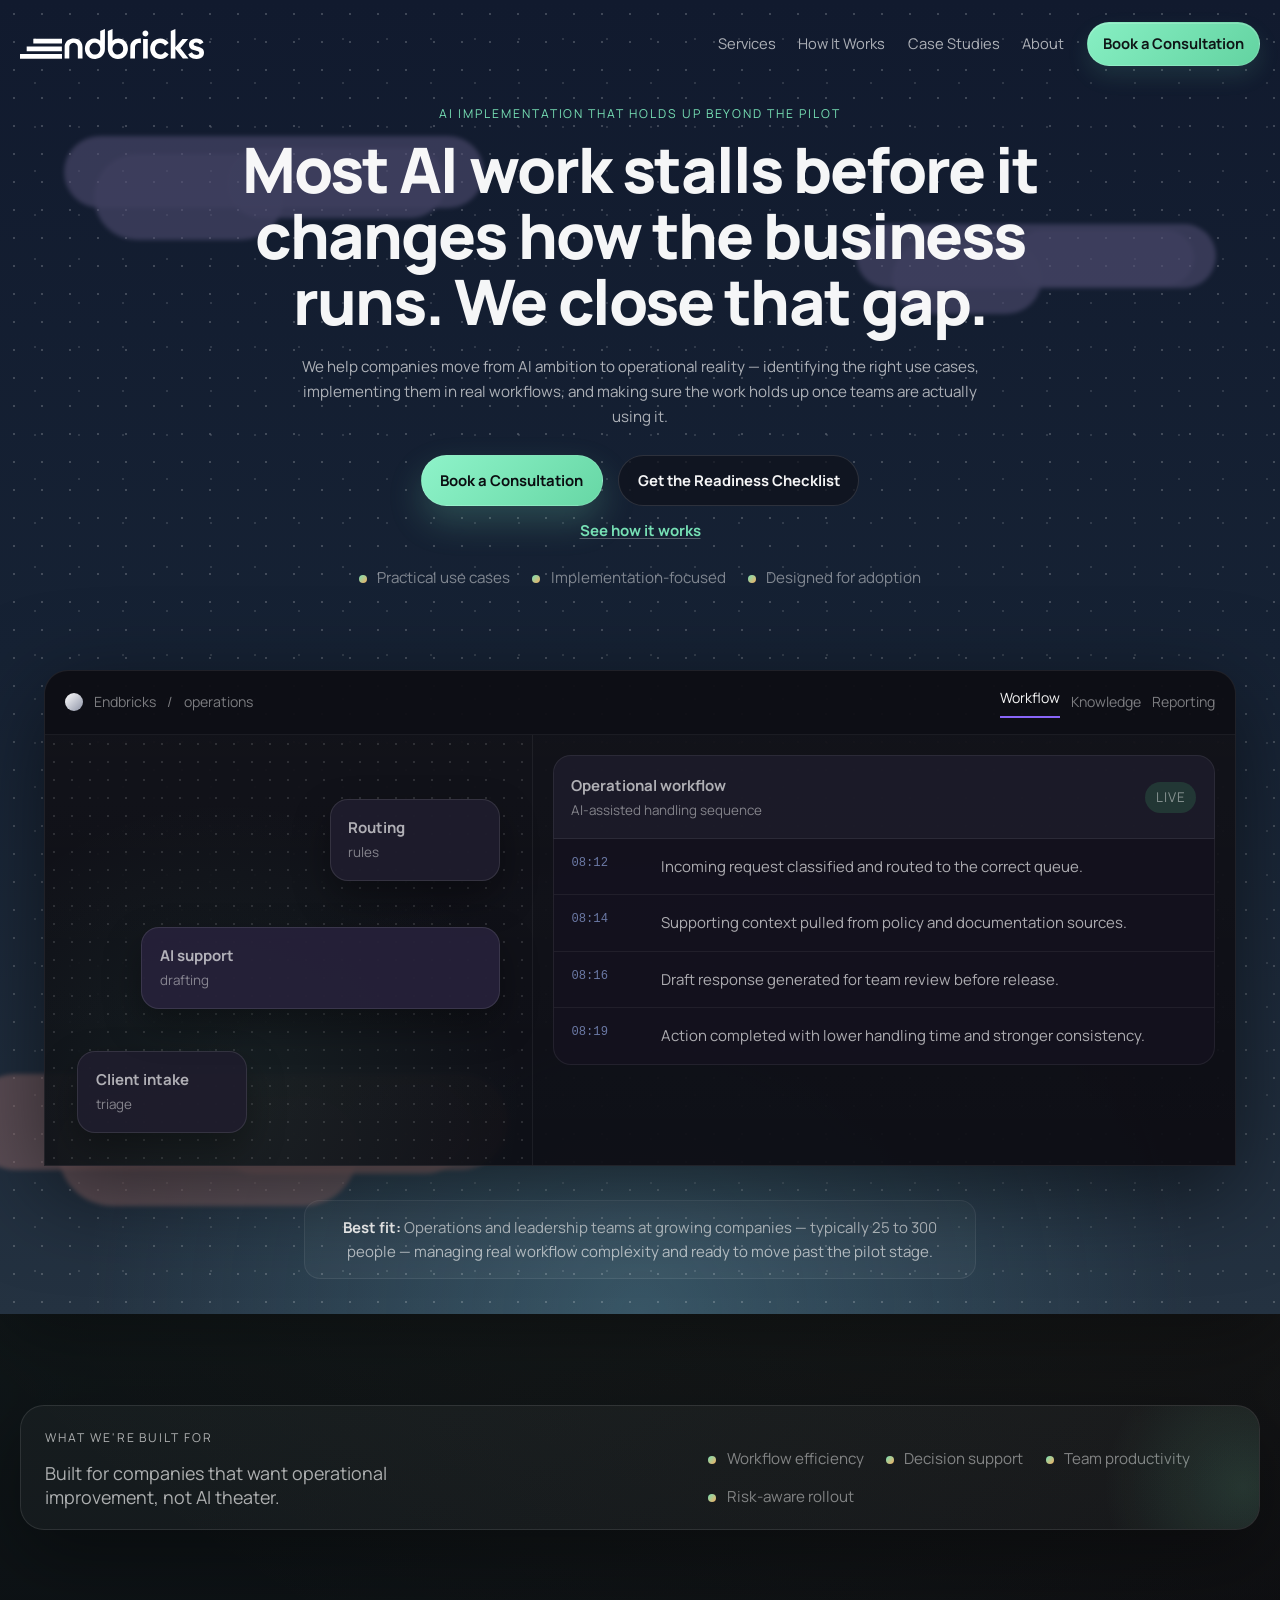
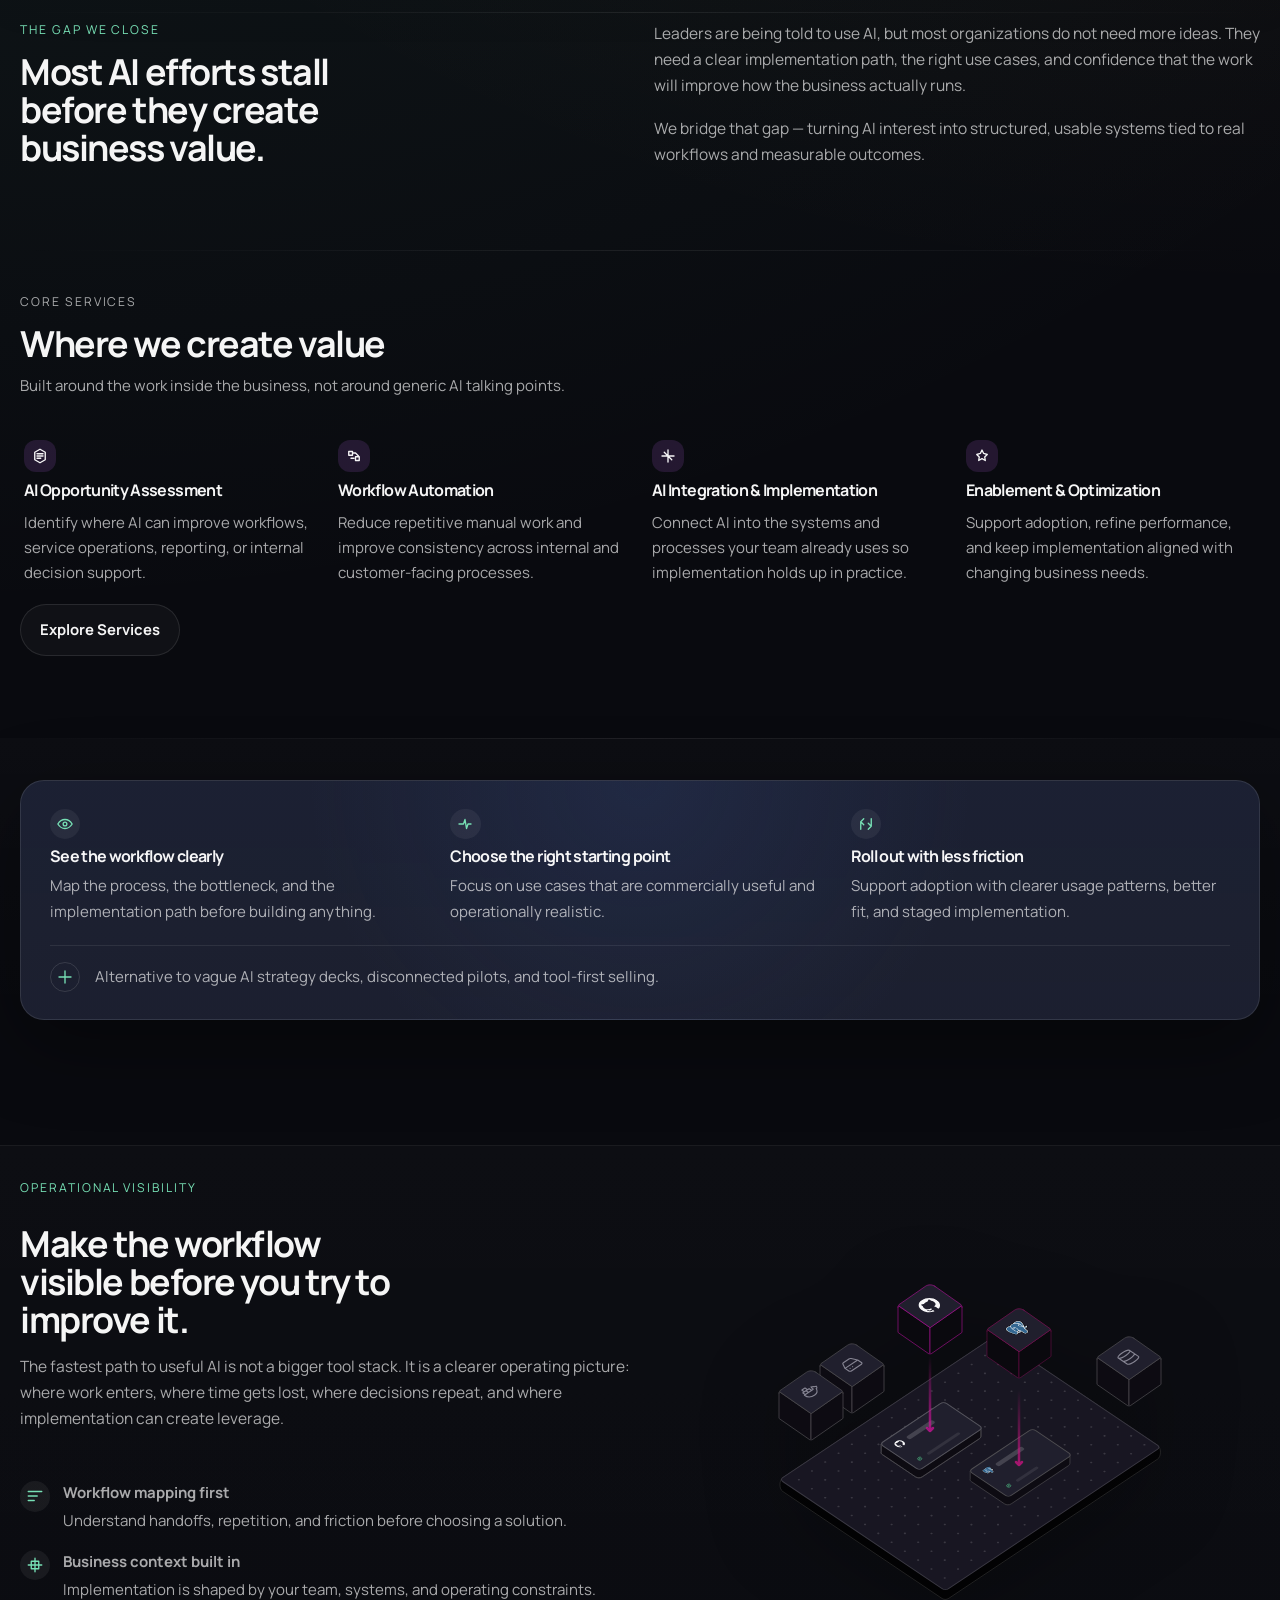
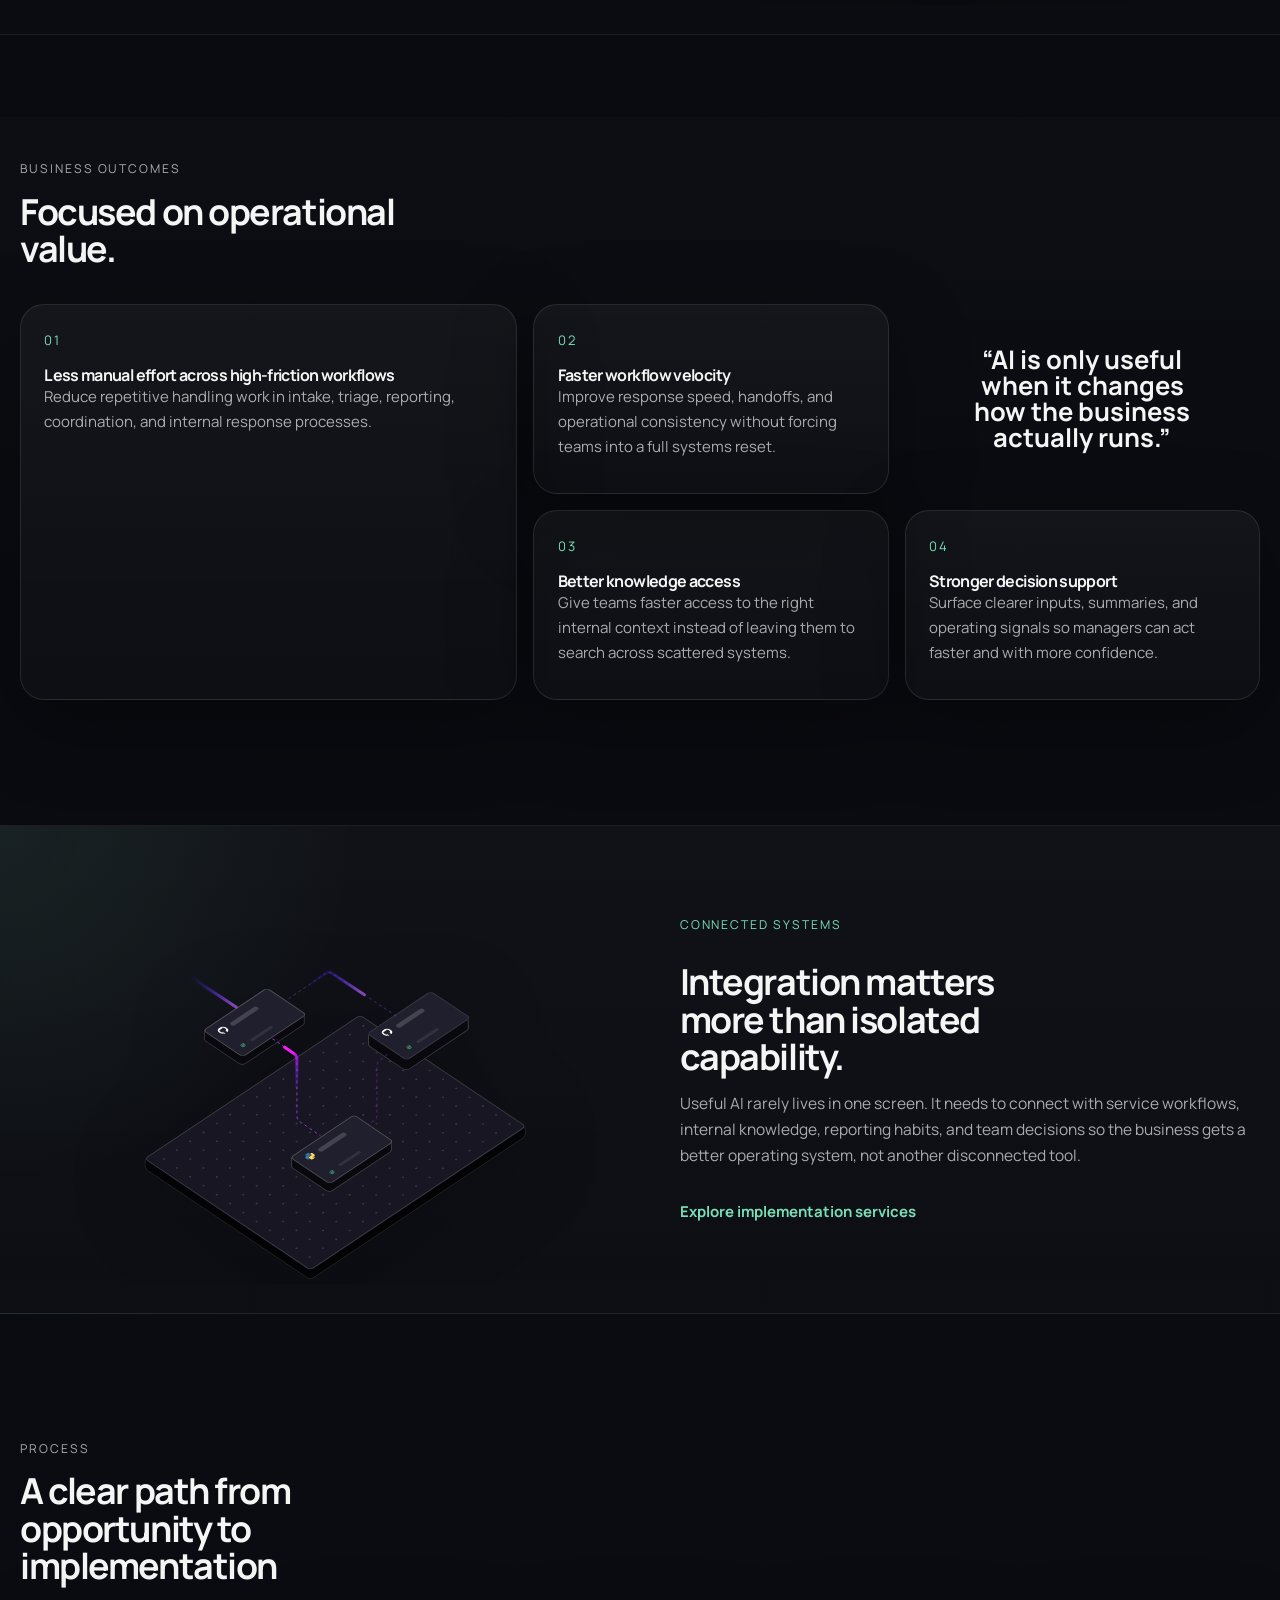
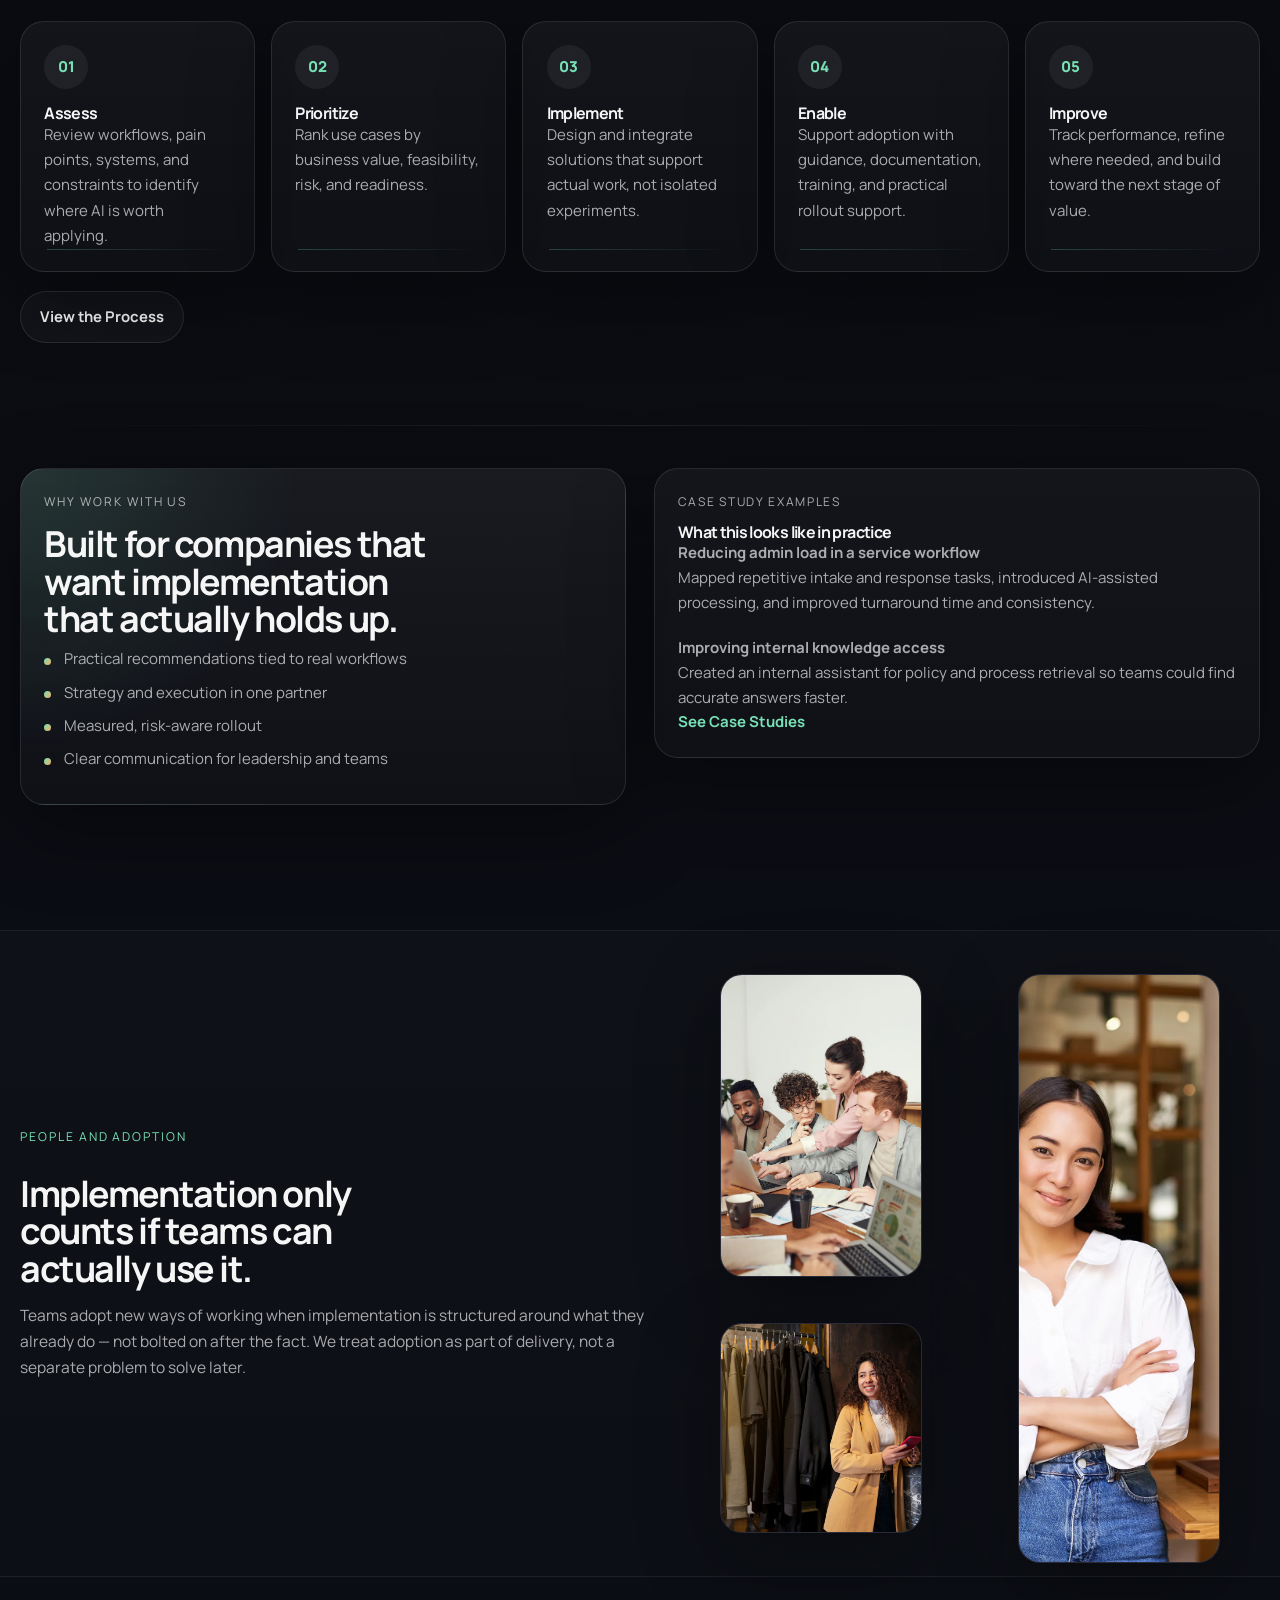
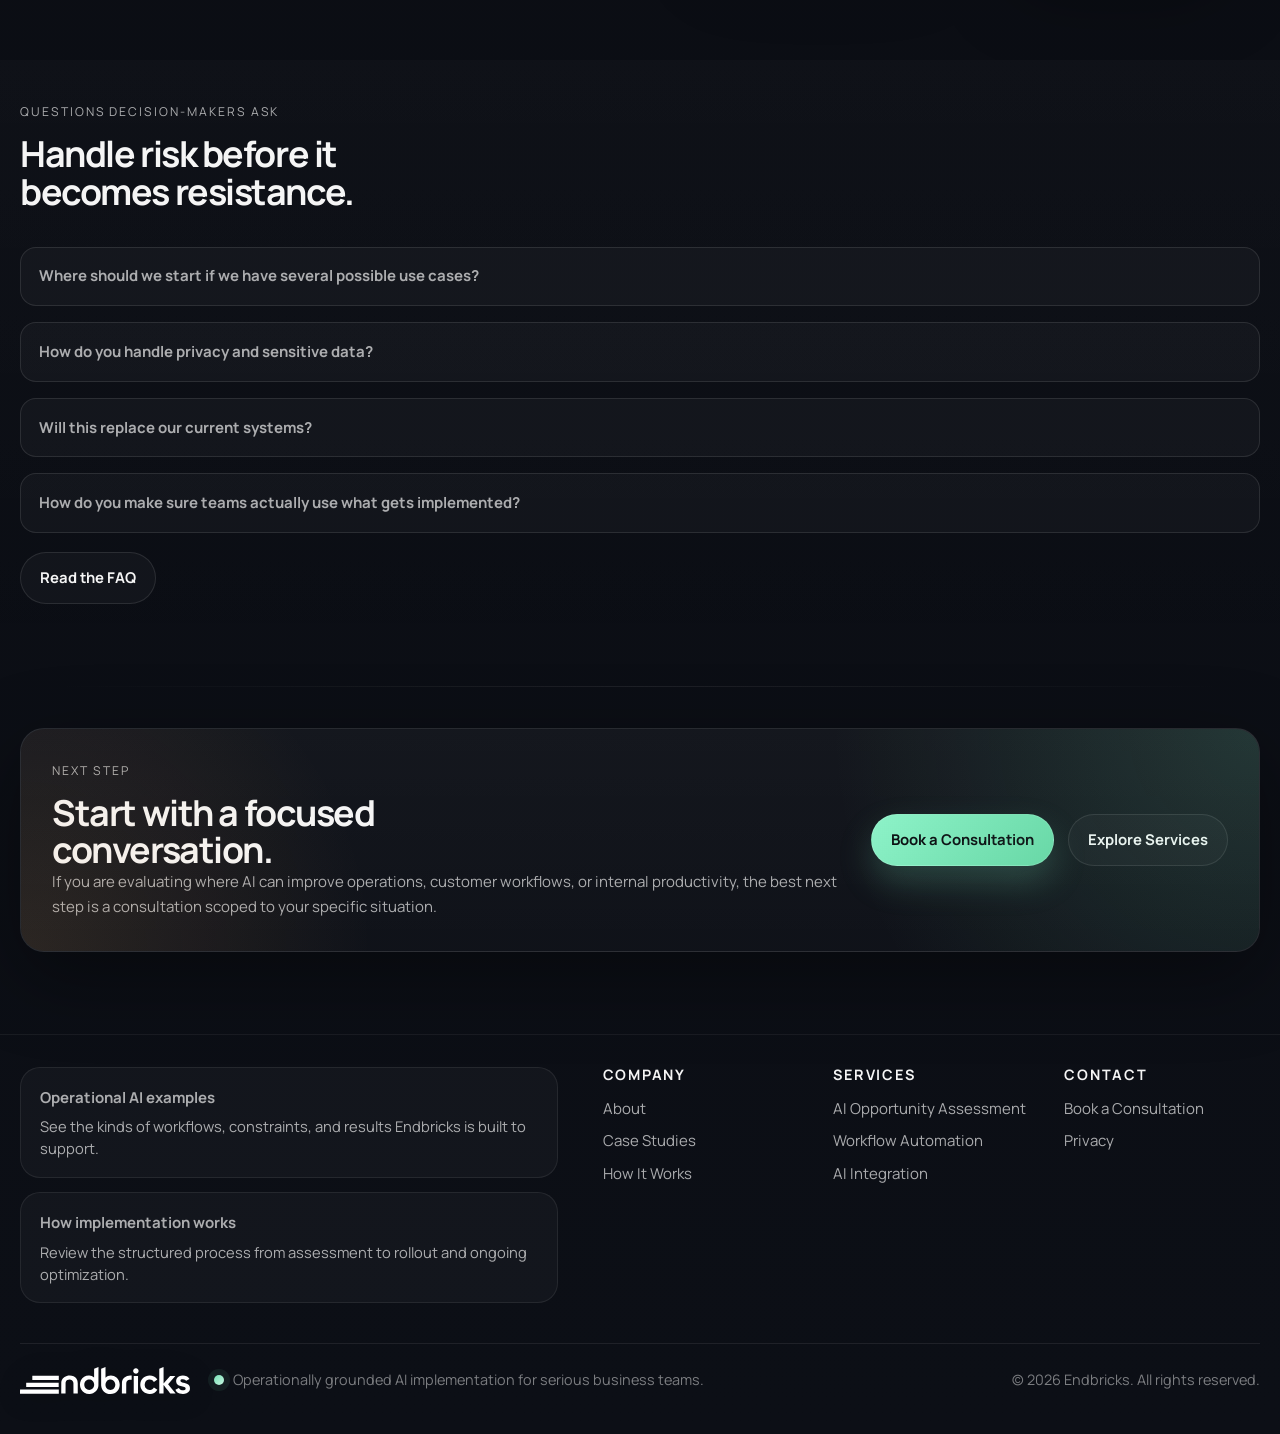
<file: index.html>
<!DOCTYPE html>
<html lang="en">
<head>
  <meta charset="UTF-8">
  <meta name="viewport" content="width=device-width, initial-scale=1.0">
  <title>Endbricks | Practical AI Implementation for Business Operations</title>
  <meta name="description" content="Endbricks helps businesses implement AI in real workflows, operations, and decision systems with clear business outcomes and risk-aware execution.">
  <link rel="icon" type="image/png" href="/assets/favicon.png">
  <link rel="apple-touch-icon" href="/assets/favicon.png">
  <script async src="https://www.googletagmanager.com/gtag/js?id=G-JJDKJ7ST23"></script>
  <script>
    window.dataLayer = window.dataLayer || [];
    function gtag(){dataLayer.push(arguments);}
    gtag('js', new Date());

    gtag('config', 'G-JJDKJ7ST23');
  </script>
  <link rel="canonical" href="https://endbricks.com/">
  <meta property="og:site_name" content="Endbricks">
  <meta property="og:type" content="website">
  <meta property="og:title" content="Endbricks | Practical AI Implementation for Business Operations">
  <meta property="og:description" content="Endbricks helps businesses implement AI in real workflows, operations, and decision systems with clear business outcomes and risk-aware execution.">
  <meta property="og:url" content="https://endbricks.com/">
  <meta property="og:image" content="https://endbricks.com/assets/business-team-collaboration-meeting.webp">
  <meta property="og:image:alt" content="Business team collaborating in a strategy meeting">
  <meta name="twitter:card" content="summary_large_image">
  <meta name="twitter:title" content="Endbricks | Practical AI Implementation for Business Operations">
  <meta name="twitter:description" content="Endbricks helps businesses implement AI in real workflows, operations, and decision systems with clear business outcomes and risk-aware execution.">
  <meta name="twitter:image" content="https://endbricks.com/assets/business-team-collaboration-meeting.webp">
  <script type="application/ld+json">
    {
      "@context": "https://schema.org",
      "@graph": [
        {
          "@type": "Organization",
          "@id": "https://endbricks.com/#organization",
          "name": "Endbricks",
          "url": "https://endbricks.com/",
          "logo": "https://endbricks.com/assets/endbricks-logo-color.svg",
          "description": "Endbricks helps businesses implement AI in real workflows, operations, and decision systems with clear business outcomes and risk-aware execution."
        },
        {
          "@type": "WebSite",
          "@id": "https://endbricks.com/#website",
          "url": "https://endbricks.com/",
          "name": "Endbricks",
          "publisher": {
            "@id": "https://endbricks.com/#organization"
          }
        }
      ]
    }
  </script>
  <link rel="preconnect" href="https://fonts.googleapis.com">
  <link rel="preconnect" href="https://fonts.gstatic.com" crossorigin>
  <link href="https://fonts.googleapis.com/css2?family=Manrope:wght@400;500;600;700;800&display=swap" rel="stylesheet">
  <link rel="stylesheet" href="/assets/css/styles.css">
</head>
<body class="home-page">
  <div class="site-shell">
    <header class="site-header">
      <div class="container header-inner">
        <a class="brand" href="/">
          <img src="/assets/endbricks-logo-white.svg" alt="Endbricks">
        </a>
        <button class="nav-toggle" type="button" aria-expanded="false" aria-controls="site-nav">
          <span></span>
          <span></span>
        </button>
        <nav id="site-nav" class="site-nav" aria-label="Main">
          <a href="/services/">Services</a>
          <a href="/how-it-works/">How It Works</a>
          <a href="/case-studies/">Case Studies</a>
          <a href="/about/">About</a>
          <a href="/contact/" class="button button-primary button-small">Book a Consultation</a>
        </nav>
      </div>
    </header>

    <main>
      <section class="hero hero-cinematic">
        <div class="hero-stage">
          <div class="hero-sky" aria-hidden="true">
            <div class="hero-stars"></div>
            <div class="hero-cloud hero-cloud-left"></div>
            <div class="hero-cloud hero-cloud-right"></div>
            <div class="hero-cloud hero-cloud-bottom"></div>
          </div>
          <div class="container">
            <div class="hero-inner">
              <div class="hero-content">
                <p class="eyebrow">AI implementation that holds up beyond the pilot</p>
                <h1>Most AI work stalls before it changes how the business runs. We close that gap.</h1>
                <p class="hero-lead">
                  We help companies move from AI ambition to operational reality — identifying the right use cases, implementing them in real workflows, and making sure the work holds up once teams are actually using it.
                </p>
                <div class="hero-actions hero-actions-centered">
                  <a class="button button-primary" href="/contact/">Book a Consultation</a>
                  <a class="button button-secondary button-dark" href="/checklist/">Get the Readiness Checklist</a>
                </div>
                <p style="text-align:center;margin-top:0.75rem;"><a class="text-link" href="/how-it-works/">See how it works</a></p>
                <div class="proof-inline proof-inline-centered">
                  <span>Practical use cases</span>
                  <span>Implementation-focused</span>
                  <span>Designed for adoption</span>
                </div>
              </div>
              <div class="hero-console" aria-hidden="true">
                <div class="console-topbar">
                  <div class="console-breadcrumb">
                    <span class="console-logo-dot"></span>
                    <span>Endbricks</span>
                    <span>/</span>
                    <span>operations</span>
                  </div>
                  <div class="console-tabs">
                    <span class="is-active">Workflow</span>
                    <span>Knowledge</span>
                    <span>Reporting</span>
                  </div>
                </div>
                <div class="console-body">
                  <aside class="console-map">
                    <div class="console-node console-node-large">
                      <strong>Client intake</strong>
                      <span>triage</span>
                    </div>
                    <div class="console-node console-node-small">
                      <strong>Routing</strong>
                      <span>rules</span>
                    </div>
                    <div class="console-node console-node-small console-node-accent">
                      <strong>AI support</strong>
                      <span>drafting</span>
                    </div>
                  </aside>
                  <section class="console-panel">
                    <div class="console-panel-header">
                      <div>
                        <strong>Operational workflow</strong>
                        <span>AI-assisted handling sequence</span>
                      </div>
                      <span class="console-status">live</span>
                    </div>
                    <div class="console-log">
                      <div class="console-log-row">
                        <span>08:12</span>
                        <p>Incoming request classified and routed to the correct queue.</p>
                      </div>
                      <div class="console-log-row">
                        <span>08:14</span>
                        <p>Supporting context pulled from policy and documentation sources.</p>
                      </div>
                      <div class="console-log-row">
                        <span>08:16</span>
                        <p>Draft response generated for team review before release.</p>
                      </div>
                      <div class="console-log-row">
                        <span>08:19</span>
                        <p>Action completed with lower handling time and stronger consistency.</p>
                      </div>
                    </div>
                  </section>
                </div>
              </div>
              <div class="hero-note hero-note-centered">
                <strong>Best fit:</strong> Operations and leadership teams at growing companies — typically 25 to 300 people — managing real workflow complexity and ready to move past the pilot stage.
              </div>
            </div>
          </div>
        </div>
      </section>

      <section class="section">
        <div class="container">
          <div class="logo-band logo-band-editorial card card-muted">
            <div>
              <p class="eyebrow">What we're built for</p>
              <p class="logo-band-statement">Built for companies that want operational improvement, not AI theater.</p>
            </div>
            <div class="metric-row">
              <span>Workflow efficiency</span>
              <span>Decision support</span>
              <span>Team productivity</span>
              <span>Risk-aware rollout</span>
            </div>
          </div>
        </div>
      </section>

      <section class="section section-tight">
        <div class="container split-section">
          <div>
            <p class="eyebrow">The gap we close</p>
            <h2>Most AI efforts stall before they create business value.</h2>
          </div>
          <div class="body-large">
            <p>Leaders are being told to use AI, but most organizations do not need more ideas. They need a clear implementation path, the right use cases, and confidence that the work will improve how the business actually runs.</p>
            <p>We bridge that gap — turning AI interest into structured, usable systems tied to real workflows and measurable outcomes.</p>
          </div>
        </div>
      </section>

      <section class="section">
        <div class="container">
          <div class="section-heading">
            <p class="eyebrow">Core services</p>
            <h2>Where we create value</h2>
            <p>Built around the work inside the business, not around generic AI talking points.</p>
          </div>
          <div class="card-grid card-grid-four">
            <article class="lift-card utility-card utility-card-open">
              <span class="utility-icon" aria-hidden="true">
                <svg viewBox="0 0 24 24" class="icon-mark"><path d="M12 3l7 4v10l-7 4-7-4V7l7-4zM8 9h8M8 12h8M8 15h5"/></svg>
              </span>
              <h3>AI Opportunity Assessment</h3>
              <p>Identify where AI can improve workflows, service operations, reporting, or internal decision support.</p>
            </article>
            <article class="lift-card utility-card utility-card-open">
              <span class="utility-icon" aria-hidden="true">
                <svg viewBox="0 0 24 24" class="icon-mark"><path d="M5 6h5v5H5zM14 13h5v5h-5zM10 8h4l4 4M8 15h4"/></svg>
              </span>
              <h3>Workflow Automation</h3>
              <p>Reduce repetitive manual work and improve consistency across internal and customer-facing processes.</p>
            </article>
            <article class="lift-card utility-card utility-card-open">
              <span class="utility-icon" aria-hidden="true">
                <svg viewBox="0 0 24 24" class="icon-mark"><path d="M12 4v16M4 12h16M7 7l10 10"/></svg>
              </span>
              <h3>AI Integration &amp; Implementation</h3>
              <p>Connect AI into the systems and processes your team already uses so implementation holds up in practice.</p>
            </article>
            <article class="lift-card utility-card utility-card-open">
              <span class="utility-icon" aria-hidden="true">
                <svg viewBox="0 0 24 24" class="icon-mark"><path d="M12 4l2.2 4.6L19 10l-3.4 3.3.8 4.7-4.4-2.4-4.4 2.4.8-4.7L5 10l4.8-1.4L12 4z"/></svg>
              </span>
              <h3>Enablement &amp; Optimization</h3>
              <p>Support adoption, refine performance, and keep implementation aligned with changing business needs.</p>
            </article>
          </div>
          <div class="section-actions">
            <a class="button button-secondary" href="/services/">Explore Services</a>
          </div>
        </div>
      </section>

      <section class="section section-contrast">
        <div class="container">
          <div class="feature-strip card">
            <article>
              <span class="mini-icon" aria-hidden="true">
                <svg viewBox="0 0 24 24" class="icon-mark"><path d="M2.5 12s3.5-6 9.5-6 9.5 6 9.5 6-3.5 6-9.5 6-9.5-6-9.5-6zM12 9.5A2.5 2.5 0 1 0 12 14.5A2.5 2.5 0 1 0 12 9.5z"/></svg>
              </span>
              <h3>See the workflow clearly</h3>
              <p>Map the process, the bottleneck, and the implementation path before building anything.</p>
            </article>
            <article>
              <span class="mini-icon" aria-hidden="true">
                <svg viewBox="0 0 24 24" class="icon-mark"><path d="M4 12h6l2-6 2 12 2-6h4"/></svg>
              </span>
              <h3>Choose the right starting point</h3>
              <p>Focus on use cases that are commercially useful and operationally realistic.</p>
            </article>
            <article>
              <span class="mini-icon" aria-hidden="true">
                <svg viewBox="0 0 24 24" class="icon-mark"><path d="M5 19V9m0 0 4 4m-4-4 4-4M19 5v10m0 0-4-4m4 4-4 4"/></svg>
              </span>
              <h3>Roll out with less friction</h3>
              <p>Support adoption with clearer usage patterns, better fit, and staged implementation.</p>
            </article>
            <div class="feature-strip-footer">
              <span class="mini-icon mini-icon-outline" aria-hidden="true">
                <svg viewBox="0 0 24 24" class="icon-mark"><path d="M4 12h16M12 4v16"/></svg>
              </span>
              <p>Alternative to vague AI strategy decks, disconnected pilots, and tool-first selling.</p>
            </div>
          </div>
        </div>
      </section>

      <section class="section section-bleed">
        <div class="band-shell">
        <div class="container split-showcase">
          <div class="showcase-copy">
            <p class="eyebrow">Operational visibility</p>
            <h2>Make the workflow visible before you try to improve it.</h2>
            <p class="body-large">The fastest path to useful AI is not a bigger tool stack. It is a clearer operating picture: where work enters, where time gets lost, where decisions repeat, and where implementation can create leverage.</p>
            <div class="showcase-list">
              <div>
                <span class="mini-icon" aria-hidden="true">
                  <svg viewBox="0 0 24 24" class="icon-mark"><path d="M3 6h18M3 12h12M3 18h8"/></svg>
                </span>
                <div>
                  <strong>Workflow mapping first</strong>
                  <p>Understand handoffs, repetition, and friction before choosing a solution.</p>
                </div>
              </div>
              <div>
                <span class="mini-icon" aria-hidden="true">
                  <svg viewBox="0 0 24 24" class="icon-mark"><path d="M12 3v18M3 12h18M7 7h10v10H7z"/></svg>
                </span>
                <div>
                  <strong>Business context built in</strong>
                  <p>Implementation is shaped by your team, systems, and operating constraints.</p>
                </div>
              </div>
            </div>
          </div>
          <div class="showcase-visual illustration-stage">
            <img src="/assets/ai-deployment-workflow-illustration.svg" alt="AI deployment workflow illustration showing multiple stages of implementation">
          </div>
        </div>
        </div>
      </section>

      <section class="section section-contrast">
        <div class="container">
          <div class="section-heading">
            <p class="eyebrow">Business outcomes</p>
            <h2>Focused on operational value.</h2>
          </div>
          <div class="outcome-composition">
            <article class="card outcome-card outcome-card-large">
              <span class="outcome-label">01</span>
              <h3>Less manual effort across high-friction workflows</h3>
              <p>Reduce repetitive handling work in intake, triage, reporting, coordination, and internal response processes.</p>
            </article>
            <article class="card outcome-card">
              <span class="outcome-label">02</span>
              <h3>Faster workflow velocity</h3>
              <p>Improve response speed, handoffs, and operational consistency without forcing teams into a full systems reset.</p>
            </article>
            <article class="outcome-card editorial-quote editorial-quote-open">
              <p>“AI is only useful when it changes how the business actually runs.”</p>
            </article>
            <article class="card outcome-card">
              <span class="outcome-label">03</span>
              <h3>Better knowledge access</h3>
              <p>Give teams faster access to the right internal context instead of leaving them to search across scattered systems.</p>
            </article>
            <article class="card outcome-card">
              <span class="outcome-label">04</span>
              <h3>Stronger decision support</h3>
              <p>Surface clearer inputs, summaries, and operating signals so managers can act faster and with more confidence.</p>
            </article>
          </div>
        </div>
      </section>

      <section class="section section-bleed">
        <div class="band-shell band-shell-soft">
        <div class="container editorial-pair">
          <div class="editorial-visual illustration-stage">
            <img src="/assets/ai-network-infrastructure-illustration.svg" alt="AI network infrastructure illustration showing connected systems">
          </div>
          <div class="editorial-copy">
            <p class="eyebrow">Connected systems</p>
            <h2>Integration matters more than isolated capability.</h2>
            <p class="body-large">Useful AI rarely lives in one screen. It needs to connect with service workflows, internal knowledge, reporting habits, and team decisions so the business gets a better operating system, not another disconnected tool.</p>
            <a class="text-link" href="/services/">Explore implementation services</a>
          </div>
        </div>
        </div>
      </section>

      <section class="section">
        <div class="container">
          <div class="section-heading">
            <p class="eyebrow">Process</p>
            <h2>A clear path from opportunity to implementation</h2>
          </div>
          <div class="process-grid">
            <article class="process-step">
              <span>01</span>
              <h3>Assess</h3>
              <p>Review workflows, pain points, systems, and constraints to identify where AI is worth applying.</p>
            </article>
            <article class="process-step">
              <span>02</span>
              <h3>Prioritize</h3>
              <p>Rank use cases by business value, feasibility, risk, and readiness.</p>
            </article>
            <article class="process-step">
              <span>03</span>
              <h3>Implement</h3>
              <p>Design and integrate solutions that support actual work, not isolated experiments.</p>
            </article>
            <article class="process-step">
              <span>04</span>
              <h3>Enable</h3>
              <p>Support adoption with guidance, documentation, training, and practical rollout support.</p>
            </article>
            <article class="process-step">
              <span>05</span>
              <h3>Improve</h3>
              <p>Track performance, refine where needed, and build toward the next stage of value.</p>
            </article>
          </div>
          <div class="section-actions">
            <a class="button button-secondary" href="/how-it-works/">View the Process</a>
          </div>
        </div>
      </section>

      <section class="section">
        <div class="container split-feature">
          <div class="card accent-card">
            <p class="eyebrow">Why work with us</p>
            <h2>Built for companies that want implementation that actually holds up.</h2>
            <ul class="check-list">
              <li>Practical recommendations tied to real workflows</li>
              <li>Strategy and execution in one partner</li>
              <li>Measured, risk-aware rollout</li>
              <li>Clear communication for leadership and teams</li>
            </ul>
          </div>
          <div class="card case-preview">
            <p class="panel-kicker">Case study examples</p>
            <h3>What this looks like in practice</h3>
            <div class="mini-case">
              <strong>Reducing admin load in a service workflow</strong>
              <p>Mapped repetitive intake and response tasks, introduced AI-assisted processing, and improved turnaround time and consistency.</p>
            </div>
            <div class="mini-case">
              <strong>Improving internal knowledge access</strong>
              <p>Created an internal assistant for policy and process retrieval so teams could find accurate answers faster.</p>
            </div>
            <a class="text-link" href="/case-studies/">See Case Studies</a>
          </div>
        </div>
      </section>

      <section class="section section-bleed">
        <div class="band-shell">
        <div class="container people-strip">
          <div class="people-strip-copy">
            <p class="eyebrow">People and adoption</p>
            <h2>Implementation only counts if teams can actually use it.</h2>
            <p class="body-large">Teams adopt new ways of working when implementation is structured around what they already do — not bolted on after the fact. We treat adoption as part of delivery, not a separate problem to solve later.</p>
          </div>
          <div class="people-grid">
            <figure class="person-photo">
              <img src="/assets/business-team-collaboration-meeting.webp" alt="Business team collaborating around laptops and reports during a working session">
            </figure>
            <figure class="person-photo person-photo-tall">
              <img src="/assets/business-owner-portrait-cafe-workspace.webp" alt="Business owner standing in a cafe workspace with a confident expression">
            </figure>
            <figure class="person-photo">
              <img src="/assets/retail-business-owner-using-mobile.webp" alt="Retail business owner using a mobile phone inside a clothing store">
            </figure>
          </div>
        </div>
        </div>
      </section>

      <section class="section section-contrast">
        <div class="container">
          <div class="section-heading">
            <p class="eyebrow">Questions decision-makers ask</p>
            <h2>Handle risk before it becomes resistance.</h2>
          </div>
          <div class="faq-list">
            <details class="faq-item">
              <summary>Where should we start if we have several possible use cases?</summary>
              <p>Start with an assessment. The right first move is usually the opportunity with the strongest combination of business value, feasibility, and operational fit.</p>
            </details>
            <details class="faq-item">
              <summary>How do you handle privacy and sensitive data?</summary>
              <p>Data handling, tool selection, access controls, and governance should be part of implementation planning from the beginning, not added later.</p>
            </details>
            <details class="faq-item">
              <summary>Will this replace our current systems?</summary>
              <p>Usually no. Most effective implementations improve workflows around the systems you already rely on rather than forcing a full replacement.</p>
            </details>
            <details class="faq-item">
              <summary>How do you make sure teams actually use what gets implemented?</summary>
              <p>Adoption depends on workflow fit, clarity, training, and rollout discipline. We treat enablement as part of delivery, not an afterthought.</p>
            </details>
          </div>
          <div class="section-actions">
            <a class="button button-secondary" href="/faq/">Read the FAQ</a>
          </div>
        </div>
      </section>

      <section class="section">
        <div class="container">
          <div class="cta-band">
            <div>
              <p class="eyebrow">Next step</p>
              <h2>Start with a focused conversation.</h2>
              <p>If you are evaluating where AI can improve operations, customer workflows, or internal productivity, the best next step is a consultation scoped to your specific situation.</p>
            </div>
            <div class="cta-band-actions">
              <a class="button button-primary" href="/contact/">Book a Consultation</a>
              <a class="button button-secondary" href="/services/">Explore Services</a>
            </div>
          </div>
        </div>
      </section>
    </main>

    <footer class="site-footer site-footer-rich">
      <div class="container footer-top">
        <div class="footer-featured">
          <a class="footer-feature-card" href="/case-studies/">
            <div>
              <strong>Operational AI examples</strong>
              <p>See the kinds of workflows, constraints, and results Endbricks is built to support.</p>
            </div>
          </a>
          <a class="footer-feature-card" href="/how-it-works/">
            <div>
              <strong>How implementation works</strong>
              <p>Review the structured process from assessment to rollout and ongoing optimization.</p>
            </div>
          </a>
        </div>
        <div class="footer-link-columns">
          <div>
            <h3>Company</h3>
            <ul>
              <li><a href="/about/">About</a></li>
              <li><a href="/case-studies/">Case Studies</a></li>
              <li><a href="/how-it-works/">How It Works</a></li>
            </ul>
          </div>
          <div>
            <h3>Services</h3>
            <ul>
              <li><a href="/services/">AI Opportunity Assessment</a></li>
              <li><a href="/services/">Workflow Automation</a></li>
              <li><a href="/services/">AI Integration</a></li>
            </ul>
          </div>
          <div>
            <h3>Contact</h3>
            <ul>
              <li><a href="/contact/">Book a Consultation</a></li>
              <li><a href="/privacy/">Privacy</a></li>
            </ul>
          </div>
        </div>
      </div>
      <div class="container footer-bottom">
        <a class="brand footer-brand" href="/">
          <img src="/assets/endbricks-logo-white.svg" alt="Endbricks">
        </a>
        <p class="footer-status"><span class="status-dot" aria-hidden="true"></span>Operationally grounded AI implementation for serious business teams.</p>
        <p class="footer-copyright">&copy; <span data-year></span> Endbricks. All rights reserved.</p>
      </div>
    </footer>
  </div>
  <script src="/assets/js/site.js"></script>
</body>
</html>
</file>
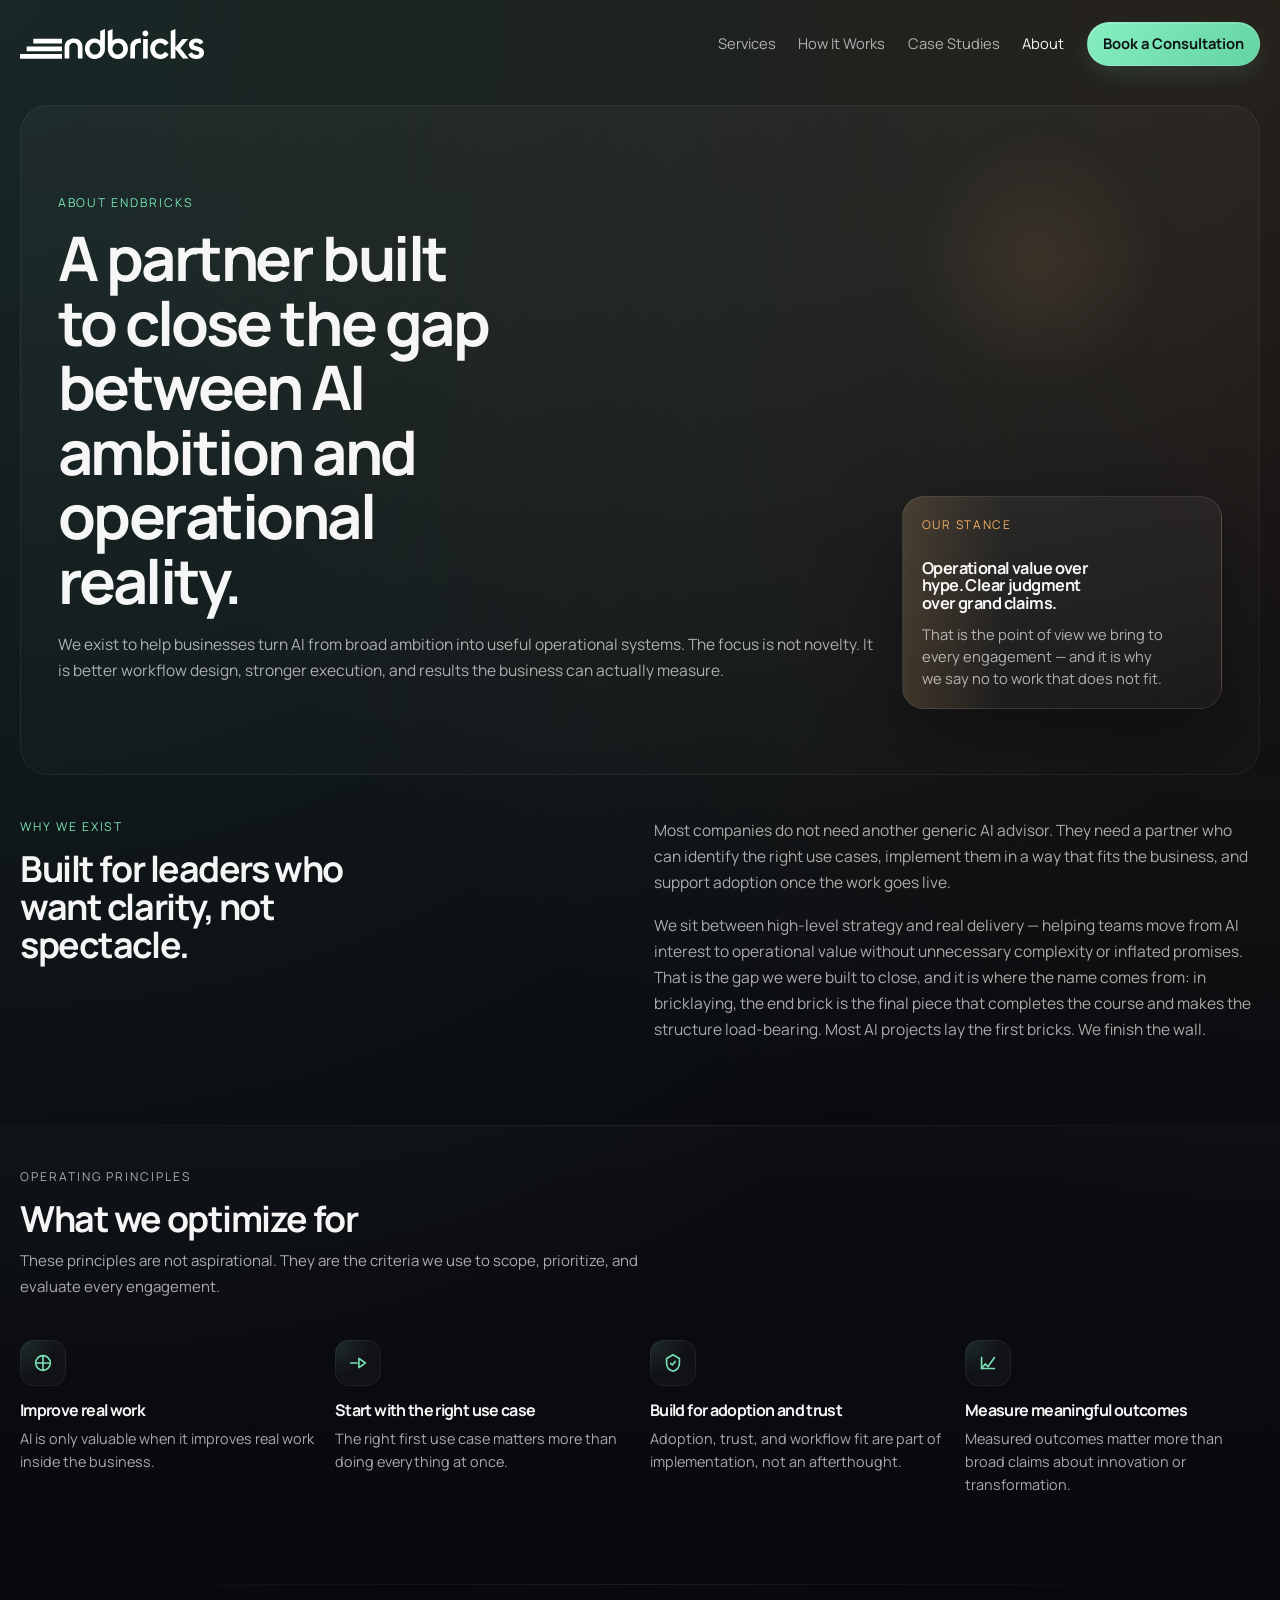
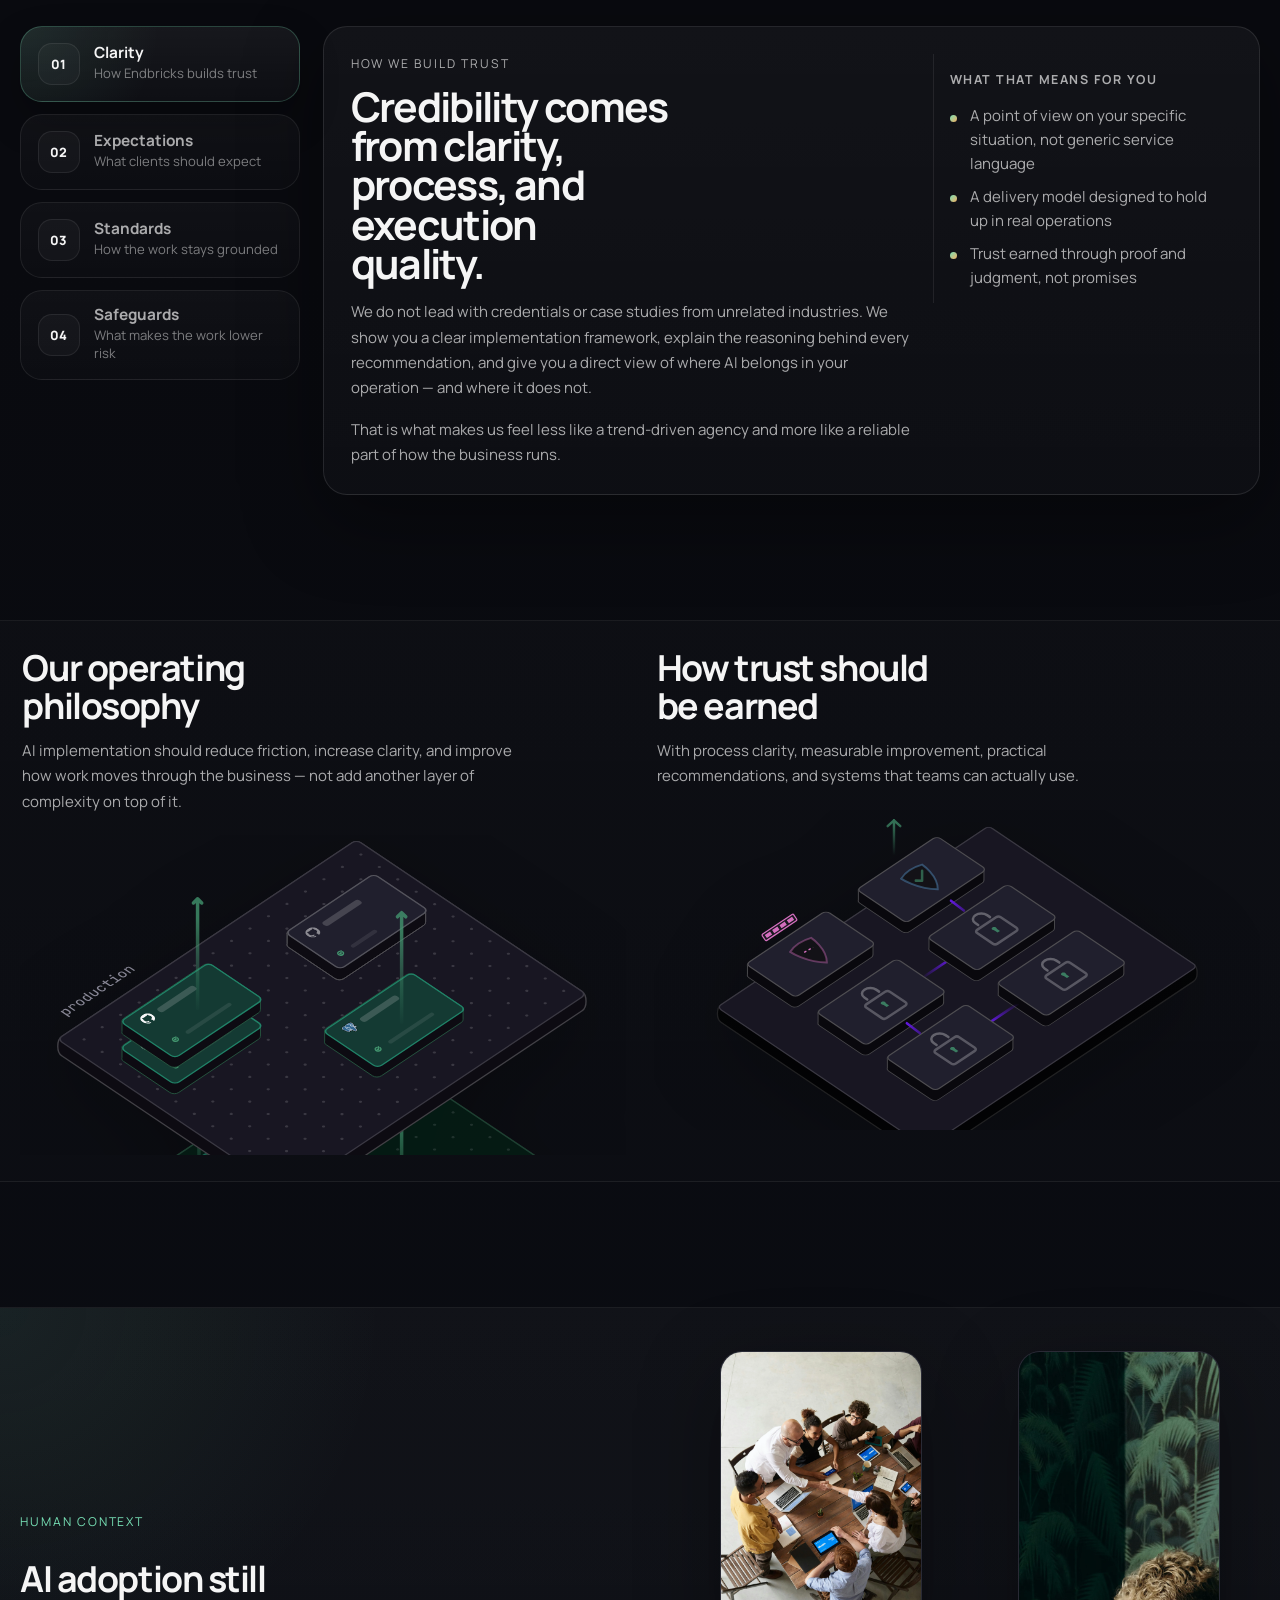
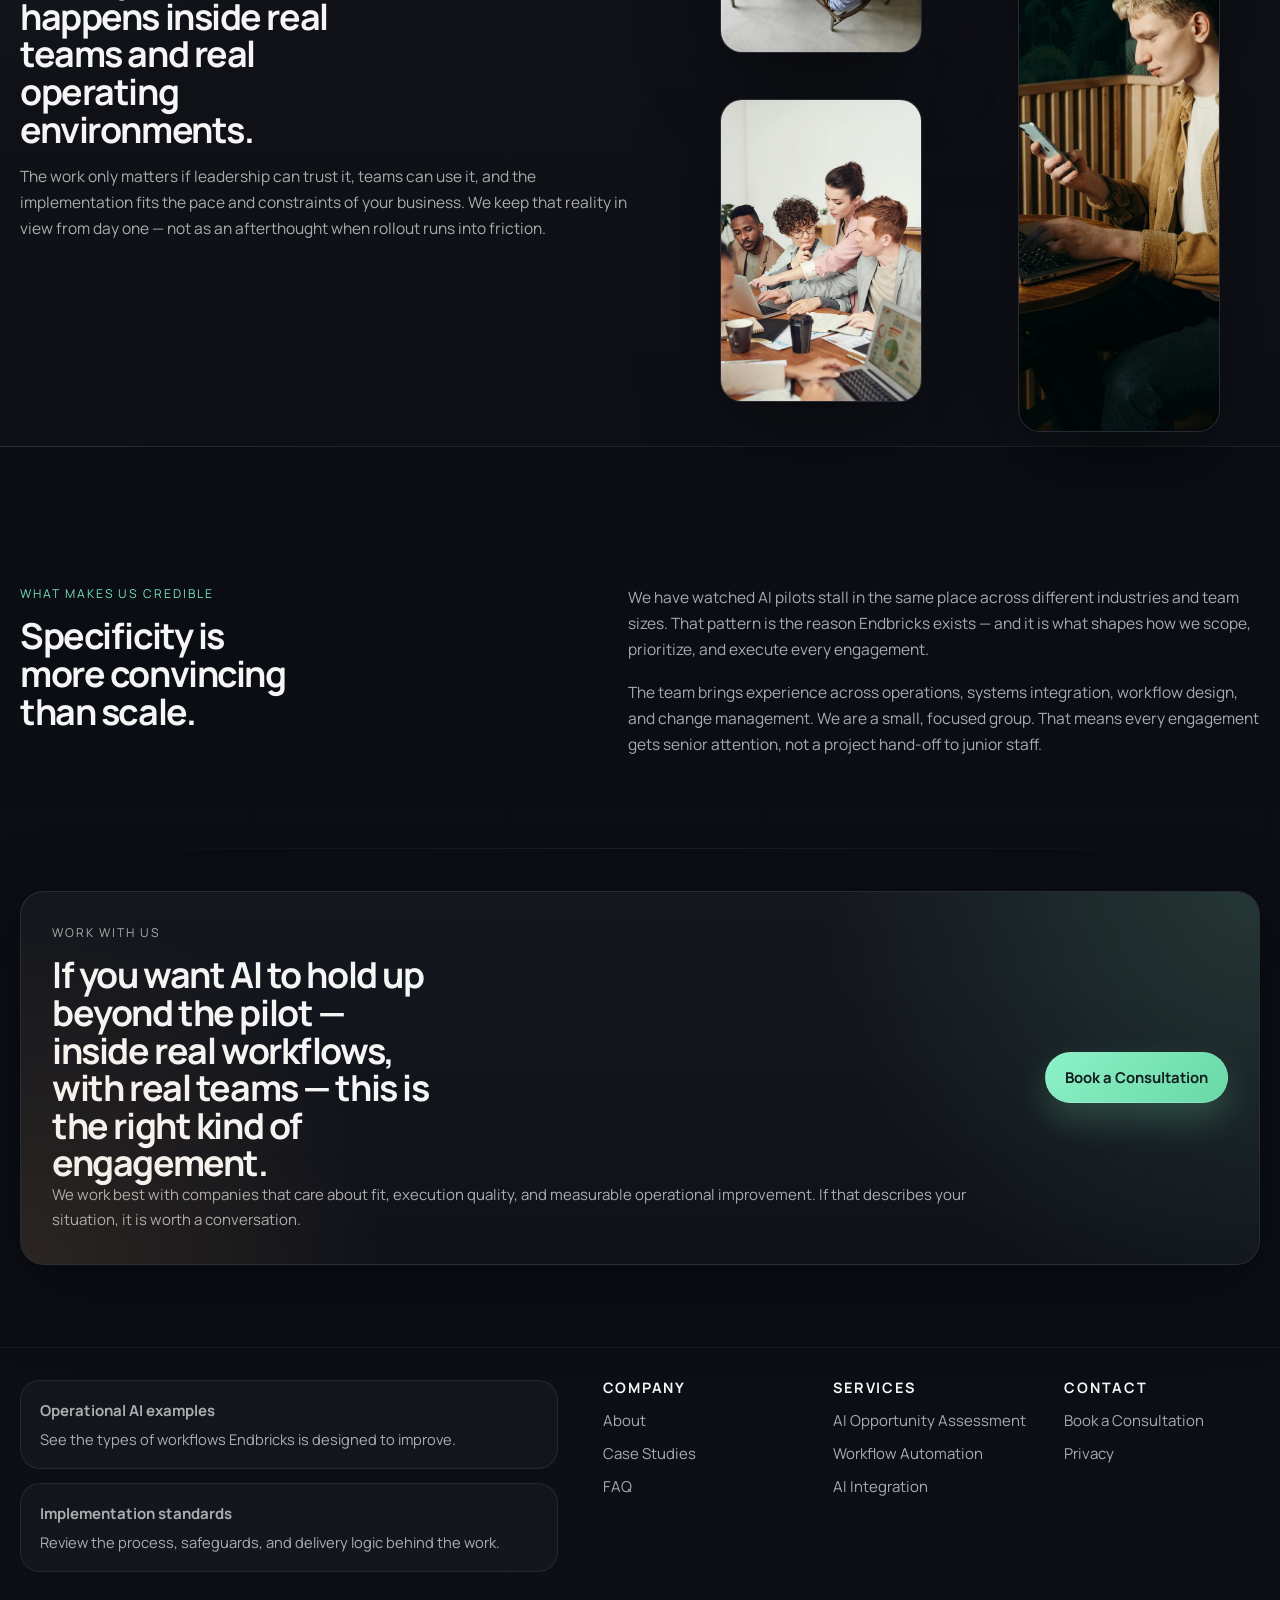
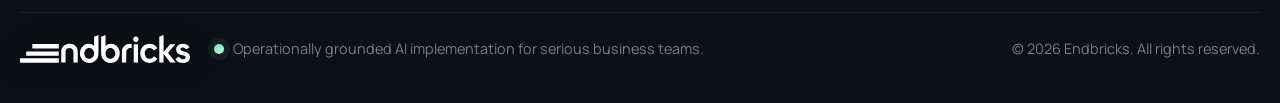
<file: about/index.html>
<!DOCTYPE html>
<html lang="en">
<head>
  <meta charset="UTF-8">
  <meta name="viewport" content="width=device-width, initial-scale=1.0">
  <title>About | Endbricks</title>
  <meta name="description" content="Learn how Endbricks approaches AI implementation with a practical, business-first mindset focused on operations, trust, and measurable value.">
  <link rel="icon" type="image/png" href="/assets/favicon.png">
  <link rel="apple-touch-icon" href="/assets/favicon.png">
  <script async src="https://www.googletagmanager.com/gtag/js?id=G-JJDKJ7ST23"></script>
  <script>
    window.dataLayer = window.dataLayer || [];
    function gtag(){dataLayer.push(arguments);}
    gtag('js', new Date());

    gtag('config', 'G-JJDKJ7ST23');
  </script>
  <link rel="canonical" href="https://endbricks.com/about/">
  <meta property="og:site_name" content="Endbricks">
  <meta property="og:type" content="website">
  <meta property="og:title" content="About | Endbricks">
  <meta property="og:description" content="Learn how Endbricks approaches AI implementation with a practical, business-first mindset focused on operations, trust, and measurable value.">
  <meta property="og:url" content="https://endbricks.com/about/">
  <meta property="og:image" content="https://endbricks.com/assets/executive-team-strategy-workshop.webp">
  <meta property="og:image:alt" content="Executive team in a strategy workshop">
  <meta name="twitter:card" content="summary_large_image">
  <meta name="twitter:title" content="About | Endbricks">
  <meta name="twitter:description" content="Learn how Endbricks approaches AI implementation with a practical, business-first mindset focused on operations, trust, and measurable value.">
  <meta name="twitter:image" content="https://endbricks.com/assets/executive-team-strategy-workshop.webp">
  <script type="application/ld+json">
    {
      "@context": "https://schema.org",
      "@type": "AboutPage",
      "name": "About Endbricks",
      "url": "https://endbricks.com/about/",
      "description": "Learn how Endbricks approaches AI implementation with a practical, business-first mindset focused on operations, trust, and measurable value.",
      "isPartOf": {
        "@type": "WebSite",
        "name": "Endbricks",
        "url": "https://endbricks.com/"
      }
    }
  </script>
  <link rel="preconnect" href="https://fonts.googleapis.com">
  <link rel="preconnect" href="https://fonts.gstatic.com" crossorigin>
  <link href="https://fonts.googleapis.com/css2?family=Manrope:wght@400;500;600;700;800&display=swap" rel="stylesheet">
  <link rel="stylesheet" href="/assets/css/styles.css">
</head>
<body>
  <div class="site-shell">
    <header class="site-header">
      <div class="container header-inner">
        <a class="brand" href="/"><img src="/assets/endbricks-logo-white.svg" alt="Endbricks"></a>
        <button class="nav-toggle" type="button" aria-expanded="false" aria-controls="site-nav"><span></span><span></span></button>
        <nav id="site-nav" class="site-nav" aria-label="Main">
          <a href="/services/">Services</a>
          <a href="/how-it-works/">How It Works</a>
          <a href="/case-studies/">Case Studies</a>
          <a href="/about/" aria-current="page">About</a>
          <a href="/contact/" class="button button-primary button-small">Book a Consultation</a>
        </nav>
      </div>
    </header>

    <main>
      <section class="page-hero page-hero-about">
        <div class="container page-hero-grid">
          <div class="narrow">
            <p class="eyebrow">About Endbricks</p>
            <h1>A partner built to close the gap between AI ambition and operational reality.</h1>
            <p class="hero-lead">We exist to help businesses turn AI from broad ambition into useful operational systems. The focus is not novelty. It is better workflow design, stronger execution, and results the business can actually measure.</p>
          </div>
          <div class="page-side-panel">
            <p class="panel-kicker">Our stance</p>
            <h3>Operational value over hype. Clear judgment over grand claims.</h3>
            <p>That is the point of view we bring to every engagement — and it is why we say no to work that does not fit.</p>
          </div>
        </div>
      </section>

      <section class="section">
        <div class="container split-section">
          <div>
            <p class="eyebrow">Why we exist</p>
            <h2>Built for leaders who want clarity, not spectacle.</h2>
          </div>
          <div class="body-large">
            <p>Most companies do not need another generic AI advisor. They need a partner who can identify the right use cases, implement them in a way that fits the business, and support adoption once the work goes live.</p>
            <p>We sit between high-level strategy and real delivery — helping teams move from AI interest to operational value without unnecessary complexity or inflated promises. That is the gap we were built to close, and it is where the name comes from: in bricklaying, the end brick is the final piece that completes the course and makes the structure load-bearing. Most AI projects lay the first bricks. We finish the wall.</p>
          </div>
        </div>
      </section>

      <section class="section section-contrast">
        <div class="container section-heading">
          <p class="eyebrow">Operating principles</p>
          <h2>What we optimize for</h2>
          <p>These principles are not aspirational. They are the criteria we use to scope, prioritize, and evaluate every engagement.</p>
        </div>
        <div class="container principles-grid">
          <article class="principle-item">
            <div class="principle-icon" aria-hidden="true">
              <svg viewBox="0 0 24 24" fill="none" stroke="currentColor" stroke-width="1.8" stroke-linecap="round" stroke-linejoin="round">
                <path d="M5 12h14"></path>
                <path d="M12 5v14"></path>
                <circle cx="12" cy="12" r="8"></circle>
              </svg>
            </div>
            <div class="principle-copy">
              <h3>Improve real work</h3>
              <p>AI is only valuable when it improves real work inside the business.</p>
            </div>
          </article>
          <article class="principle-item">
            <div class="principle-icon" aria-hidden="true">
              <svg viewBox="0 0 24 24" fill="none" stroke="currentColor" stroke-width="1.8" stroke-linecap="round" stroke-linejoin="round">
                <path d="M4 12h7"></path>
                <path d="M13 7l7 5-7 5V7z"></path>
              </svg>
            </div>
            <div class="principle-copy">
              <h3>Start with the right use case</h3>
              <p>The right first use case matters more than doing everything at once.</p>
            </div>
          </article>
          <article class="principle-item">
            <div class="principle-icon" aria-hidden="true">
              <svg viewBox="0 0 24 24" fill="none" stroke="currentColor" stroke-width="1.8" stroke-linecap="round" stroke-linejoin="round">
                <path d="M12 3l7 4v5c0 5-3.5 8-7 9-3.5-1-7-4-7-9V7l7-4z"></path>
                <path d="M9.5 12.5l1.7 1.7 3.3-4"></path>
              </svg>
            </div>
            <div class="principle-copy">
              <h3>Build for adoption and trust</h3>
              <p>Adoption, trust, and workflow fit are part of implementation, not an afterthought.</p>
            </div>
          </article>
          <article class="principle-item">
            <div class="principle-icon" aria-hidden="true">
              <svg viewBox="0 0 24 24" fill="none" stroke="currentColor" stroke-width="1.8" stroke-linecap="round" stroke-linejoin="round">
                <path d="M5 18l4-5 3 3 7-10"></path>
                <path d="M5 6v12h14"></path>
              </svg>
            </div>
            <div class="principle-copy">
              <h3>Measure meaningful outcomes</h3>
              <p>Measured outcomes matter more than broad claims about innovation or transformation.</p>
            </div>
          </article>
        </div>
      </section>

      <section class="section">
        <div class="container trust-system" data-tabs>
          <div class="trust-system-nav" role="tablist" aria-label="Trust themes">
            <button class="trust-tab is-active" type="button" role="tab" aria-selected="true" aria-controls="trust-panel-clarity" id="trust-tab-clarity" data-tab-target="trust-panel-clarity">
              <span class="trust-tab-index">01</span>
              <span class="trust-tab-copy">
                <strong>Clarity</strong>
                <small>How Endbricks builds trust</small>
              </span>
            </button>
            <button class="trust-tab" type="button" role="tab" aria-selected="false" aria-controls="trust-panel-expect" id="trust-tab-expect" data-tab-target="trust-panel-expect">
              <span class="trust-tab-index">02</span>
              <span class="trust-tab-copy">
                <strong>Expectations</strong>
                <small>What clients should expect</small>
              </span>
            </button>
            <button class="trust-tab" type="button" role="tab" aria-selected="false" aria-controls="trust-panel-standards" id="trust-tab-standards" data-tab-target="trust-panel-standards">
              <span class="trust-tab-index">03</span>
              <span class="trust-tab-copy">
                <strong>Standards</strong>
                <small>How the work stays grounded</small>
              </span>
            </button>
            <button class="trust-tab" type="button" role="tab" aria-selected="false" aria-controls="trust-panel-safeguards" id="trust-tab-safeguards" data-tab-target="trust-panel-safeguards">
              <span class="trust-tab-index">04</span>
              <span class="trust-tab-copy">
                <strong>Safeguards</strong>
                <small>What makes the work lower risk</small>
              </span>
            </button>
          </div>

          <div class="trust-panels">
            <article class="card trust-panel trust-panel-feature is-active" id="trust-panel-clarity" role="tabpanel" aria-labelledby="trust-tab-clarity">
              <div class="trust-panel-main">
                <p class="eyebrow">How we build trust</p>
                <h2>Credibility comes from clarity, process, and execution quality.</h2>
                <p>We do not lead with credentials or case studies from unrelated industries. We show you a clear implementation framework, explain the reasoning behind every recommendation, and give you a direct view of where AI belongs in your operation — and where it does not.</p>
                <p>That is what makes us feel less like a trend-driven agency and more like a reliable part of how the business runs.</p>
              </div>
              <aside class="trust-panel-side">
                <p class="trust-side-label">What that means for you</p>
                <ul class="check-list">
                  <li>A point of view on your specific situation, not generic service language</li>
                  <li>A delivery model designed to hold up in real operations</li>
                  <li>Trust earned through proof and judgment, not promises</li>
                </ul>
              </aside>
            </article>

            <article class="card trust-panel" id="trust-panel-expect" role="tabpanel" aria-labelledby="trust-tab-expect" hidden>
              <div class="trust-panel-main">
                <p class="eyebrow">What to expect</p>
                <h2>Clear thinking before implementation starts.</h2>
                <p>The strongest signal of a good engagement is disciplined prioritization upfront. You should be able to tell quickly whether we can separate useful implementation from vague experimentation — because that is what the first conversation is for.</p>
              </div>
              <div class="trust-panel-grid">
                <div class="trust-mini-card">
                  <span>Prioritization</span>
                  <p>Focused use-case prioritization instead of vague brainstorming.</p>
                </div>
                <div class="trust-mini-card">
                  <span>Workflow fit</span>
                  <p>Workflow-first implementation rather than tool-first selling.</p>
                </div>
                <div class="trust-mini-card">
                  <span>Commercial judgment</span>
                  <p>Practical recommendations on where AI is not the right answer.</p>
                </div>
                <div class="trust-mini-card">
                  <span>Adoption</span>
                  <p>Structured rollout support so change is easier to absorb.</p>
                </div>
              </div>
            </article>

            <article class="card trust-panel" id="trust-panel-standards" role="tabpanel" aria-labelledby="trust-tab-standards" hidden>
              <div class="trust-panel-main">
                <p class="eyebrow">Implementation standards</p>
                <h2>How we keep the work commercially grounded.</h2>
                <p>Every engagement is tied to your business context from the first conversation onward. The point is not to showcase what AI can do in isolation — it is to build around how your operation actually works.</p>
              </div>
              <div class="trust-panel-grid">
                <div class="trust-mini-card">
                  <span>Business context</span>
                  <p>Every engagement starts with operating context, not generic capability demos.</p>
                </div>
                <div class="trust-mini-card">
                  <span>Ranking logic</span>
                  <p>Recommendations are ranked by value, feasibility, and operational fit.</p>
                </div>
                <div class="trust-mini-card">
                  <span>System fit</span>
                  <p>Implementation is shaped around your existing workflows and systems — not the other way around.</p>
                </div>
                <div class="trust-mini-card">
                  <span>Rollout discipline</span>
                  <p>Planning includes team usage, documentation, and operating expectations.</p>
                </div>
              </div>
            </article>

            <article class="card trust-panel" id="trust-panel-safeguards" role="tabpanel" aria-labelledby="trust-tab-safeguards" hidden>
              <div class="trust-panel-main">
                <p class="eyebrow">Safeguards</p>
                <h2>What makes the work lower risk.</h2>
                <p>Confidence improves when you can see that delivery has guardrails. We keep the work staged, transparent, and accountable — not rushed or overconfident.</p>
              </div>
              <div class="trust-panel-grid">
                <div class="trust-mini-card">
                  <span>Rollout model</span>
                  <p>Phased rollout instead of all-at-once change.</p>
                </div>
                <div class="trust-mini-card">
                  <span>Governance</span>
                  <p>Attention to privacy, permissions, and governance from the start.</p>
                </div>
                <div class="trust-mini-card">
                  <span>Tradeoffs</span>
                  <p>Transparent explanation of constraints, tradeoffs, and implementation decisions.</p>
                </div>
                <div class="trust-mini-card">
                  <span>Measurement</span>
                  <p>Measurement and refinement after launch, not one-time delivery.</p>
                </div>
              </div>
            </article>
          </div>
        </div>
      </section>

      <section class="section section-bleed">
        <div class="band-shell">
        <div class="container philosophy-grid">
          <article class="philosophy-panel philosophy-panel-dark">
            <div class="mission-copy">
              <h2>Our operating philosophy</h2>
              <p>AI implementation should reduce friction, increase clarity, and improve how work moves through the business — not add another layer of complexity on top of it.</p>
            </div>
            <div class="philosophy-visual philosophy-visual-left illustration-stage illustration-stage-balanced">
              <img src="/assets/ai-implementation-evolution-illustration.svg" alt="Illustration showing the evolution of AI implementation over time">
            </div>
          </article>
          <article class="philosophy-panel philosophy-panel-dark">
            <div class="mission-copy">
              <h2>How trust should be earned</h2>
              <p>With process clarity, measurable improvement, practical recommendations, and systems that teams can actually use.</p>
            </div>
            <div class="philosophy-visual philosophy-visual-right illustration-stage illustration-stage-balanced">
              <img src="/assets/ai-security-governance-illustration.svg" alt="Illustration representing AI security and governance controls">
            </div>
          </article>
        </div>
        </div>
      </section>

      <section class="section section-bleed">
        <div class="band-shell band-shell-soft">
        <div class="container people-strip">
          <div class="people-strip-copy">
            <p class="eyebrow">Human context</p>
            <h2>AI adoption still happens inside real teams and real operating environments.</h2>
            <p class="body-large">The work only matters if leadership can trust it, teams can use it, and the implementation fits the pace and constraints of your business. We keep that reality in view from day one — not as an afterthought when rollout runs into friction.</p>
          </div>
          <div class="people-grid">
            <figure class="person-photo">
              <img src="/assets/executive-team-strategy-workshop.webp" alt="Executive team gathered around a table during a strategy workshop">
            </figure>
            <figure class="person-photo person-photo-tall">
              <img src="/assets/professional-working-with-laptop-and-phone.webp" alt="Professional working with a laptop and phone in a cafe setting">
            </figure>
            <figure class="person-photo">
              <img src="/assets/business-team-collaboration-meeting.webp" alt="Business team collaborating during an in-person meeting">
            </figure>
          </div>
        </div>
        </div>
      </section>

      <section class="section">
        <div class="container proof-narrative">
          <div>
            <p class="eyebrow">What makes us credible</p>
            <h2>Specificity is more convincing than scale.</h2>
          </div>
          <div class="body-large">
            <p>We have watched AI pilots stall in the same place across different industries and team sizes. That pattern is the reason Endbricks exists — and it is what shapes how we scope, prioritize, and execute every engagement.</p>
            <p>The team brings experience across operations, systems integration, workflow design, and change management. We are a small, focused group. That means every engagement gets senior attention, not a project hand-off to junior staff.</p>
          </div>
        </div>
      </section>

      <section class="section">
        <div class="container cta-band">
          <div>
            <p class="eyebrow">Work with us</p>
            <h2>If you want AI to hold up beyond the pilot — inside real workflows, with real teams — this is the right kind of engagement.</h2>
            <p>We work best with companies that care about fit, execution quality, and measurable operational improvement. If that describes your situation, it is worth a conversation.</p>
          </div>
          <div class="cta-band-actions">
            <a class="button button-primary" href="/contact/">Book a Consultation</a>
          </div>
        </div>
      </section>
    </main>

    <footer class="site-footer site-footer-rich">
      <div class="container footer-top">
        <div class="footer-featured">
          <a class="footer-feature-card" href="/case-studies/">
            <div>
              <strong>Operational AI examples</strong>
              <p>See the types of workflows Endbricks is designed to improve.</p>
            </div>
          </a>
          <a class="footer-feature-card" href="/how-it-works/">
            <div>
              <strong>Implementation standards</strong>
              <p>Review the process, safeguards, and delivery logic behind the work.</p>
            </div>
          </a>
        </div>
        <div class="footer-link-columns">
          <div>
            <h3>Company</h3>
            <ul>
              <li><a href="/about/">About</a></li>
              <li><a href="/case-studies/">Case Studies</a></li>
              <li><a href="/faq/">FAQ</a></li>
            </ul>
          </div>
          <div>
            <h3>Services</h3>
            <ul>
              <li><a href="/services/">AI Opportunity Assessment</a></li>
              <li><a href="/services/">Workflow Automation</a></li>
              <li><a href="/services/">AI Integration</a></li>
            </ul>
          </div>
          <div>
            <h3>Contact</h3>
            <ul>
              <li><a href="/contact/">Book a Consultation</a></li>
              <li><a href="/privacy/">Privacy</a></li>
            </ul>
          </div>
        </div>
      </div>
      <div class="container footer-bottom">
        <a class="brand footer-brand" href="/"><img src="/assets/endbricks-logo-white.svg" alt="Endbricks"></a>
        <p class="footer-status"><span class="status-dot" aria-hidden="true"></span>Operationally grounded AI implementation for serious business teams.</p>
        <p class="footer-copyright">&copy; <span data-year></span> Endbricks. All rights reserved.</p>
      </div>
    </footer>
  </div>
  <script src="/assets/js/site.js"></script>
</body>
</html>
</file>
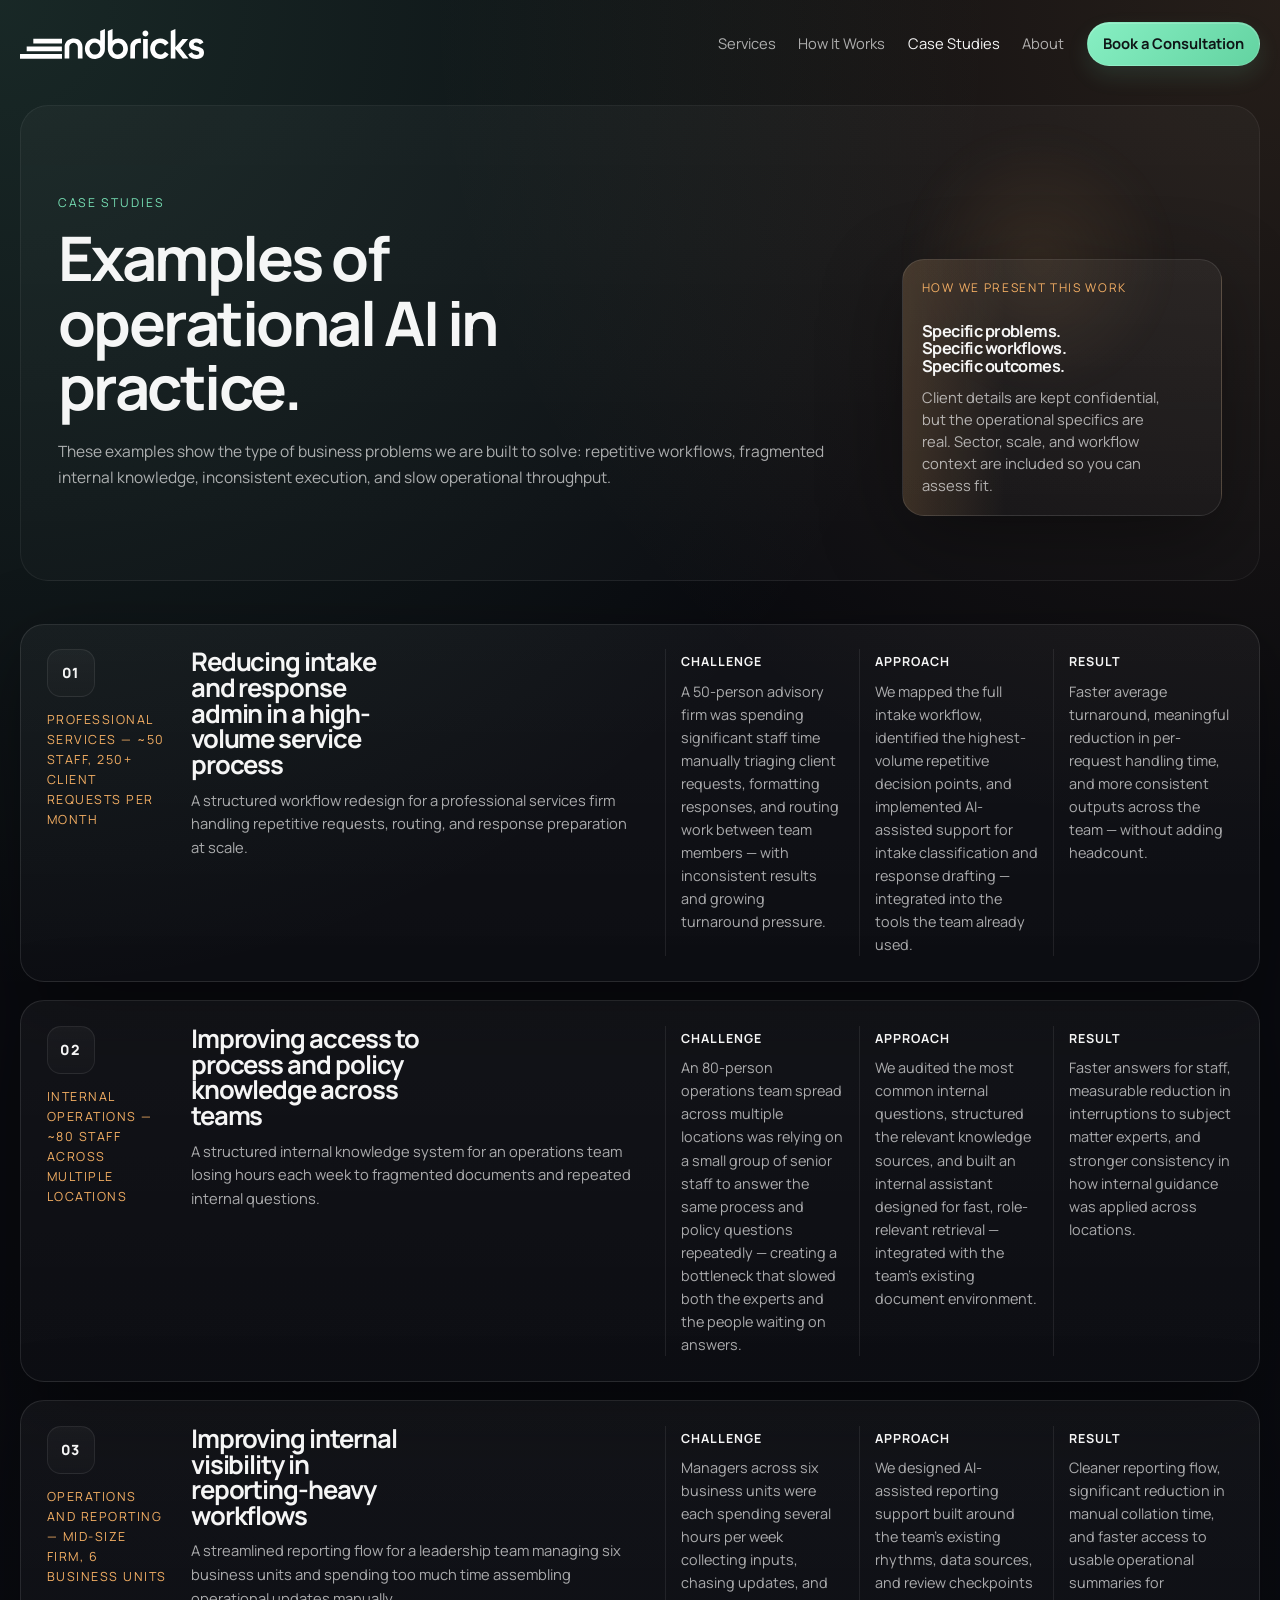
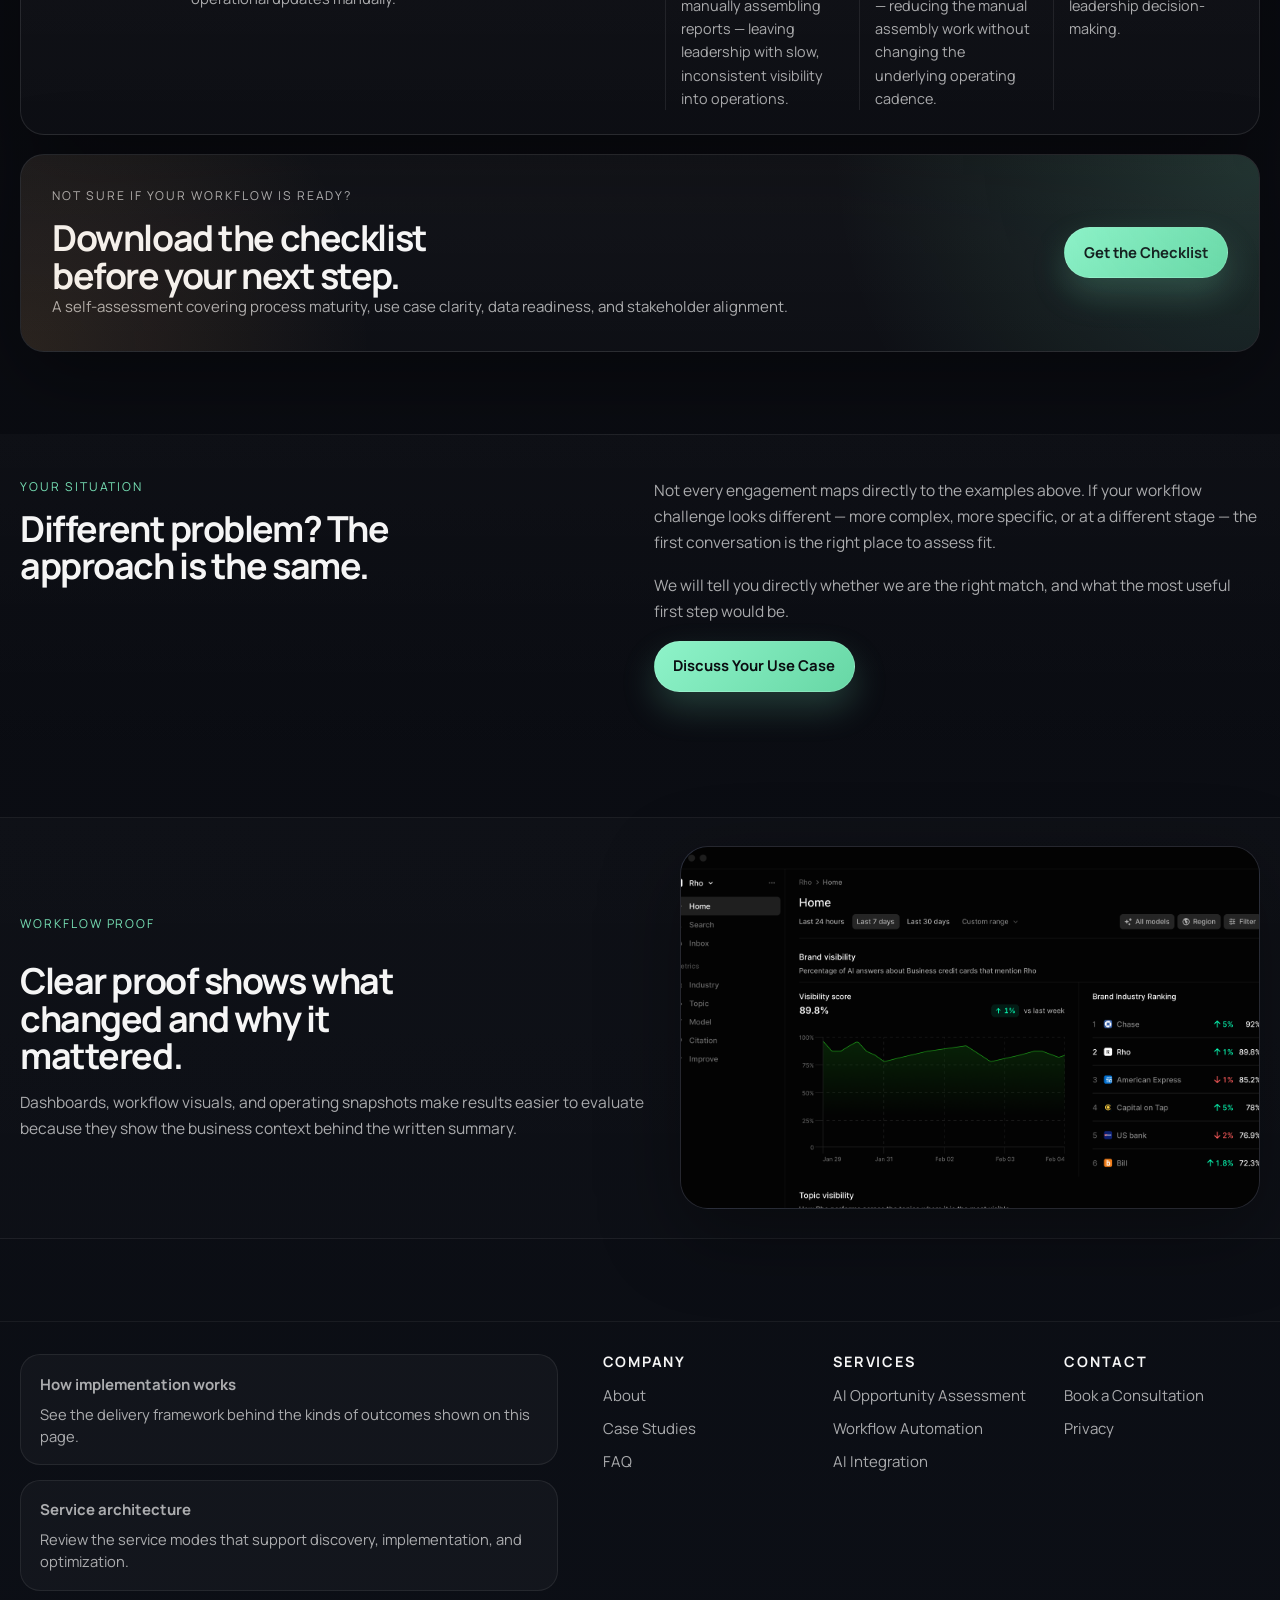
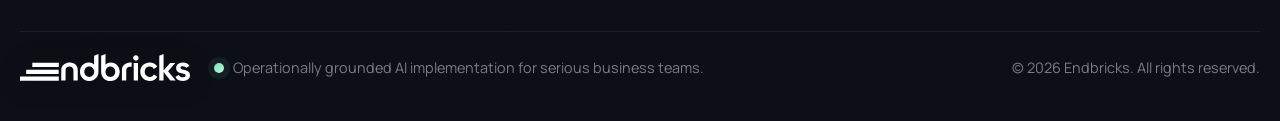
<file: case-studies/index.html>
<!DOCTYPE html>
<html lang="en">
<head>
  <meta charset="UTF-8">
  <meta name="viewport" content="width=device-width, initial-scale=1.0">
  <title>Case Studies | Endbricks</title>
  <meta name="description" content="See representative examples of how Endbricks approaches AI implementation for workflows, internal knowledge, and business operations.">
  <link rel="icon" type="image/png" href="/assets/favicon.png">
  <link rel="apple-touch-icon" href="/assets/favicon.png">
  <script async src="https://www.googletagmanager.com/gtag/js?id=G-JJDKJ7ST23"></script>
  <script>
    window.dataLayer = window.dataLayer || [];
    function gtag(){dataLayer.push(arguments);}
    gtag('js', new Date());

    gtag('config', 'G-JJDKJ7ST23');
  </script>
  <link rel="canonical" href="https://endbricks.com/case-studies/">
  <meta property="og:site_name" content="Endbricks">
  <meta property="og:type" content="website">
  <meta property="og:title" content="Case Studies | Endbricks">
  <meta property="og:description" content="See representative examples of how Endbricks approaches AI implementation for workflows, internal knowledge, and business operations.">
  <meta property="og:url" content="https://endbricks.com/case-studies/">
  <meta property="og:image" content="https://endbricks.com/assets/brand-visibility-monitoring-dashboard.png">
  <meta property="og:image:alt" content="Analytics dashboard representing operational reporting and visibility">
  <meta name="twitter:card" content="summary_large_image">
  <meta name="twitter:title" content="Case Studies | Endbricks">
  <meta name="twitter:description" content="See representative examples of how Endbricks approaches AI implementation for workflows, internal knowledge, and business operations.">
  <meta name="twitter:image" content="https://endbricks.com/assets/brand-visibility-monitoring-dashboard.png">
  <script type="application/ld+json">
    {
      "@context": "https://schema.org",
      "@type": "CollectionPage",
      "name": "Case Studies",
      "url": "https://endbricks.com/case-studies/",
      "description": "Representative examples of how Endbricks approaches AI implementation for workflows, internal knowledge, and business operations.",
      "isPartOf": {
        "@type": "WebSite",
        "name": "Endbricks",
        "url": "https://endbricks.com/"
      }
    }
  </script>
  <link rel="preconnect" href="https://fonts.googleapis.com">
  <link rel="preconnect" href="https://fonts.gstatic.com" crossorigin>
  <link href="https://fonts.googleapis.com/css2?family=Manrope:wght@400;500;600;700;800&display=swap" rel="stylesheet">
  <link rel="stylesheet" href="/assets/css/styles.css">
</head>
<body>
  <div class="site-shell">
    <header class="site-header">
      <div class="container header-inner">
        <a class="brand" href="/"><img src="/assets/endbricks-logo-white.svg" alt="Endbricks"></a>
        <button class="nav-toggle" type="button" aria-expanded="false" aria-controls="site-nav"><span></span><span></span></button>
        <nav id="site-nav" class="site-nav" aria-label="Main">
          <a href="/services/">Services</a>
          <a href="/how-it-works/">How It Works</a>
          <a href="/case-studies/" aria-current="page">Case Studies</a>
          <a href="/about/">About</a>
          <a href="/contact/" class="button button-primary button-small">Book a Consultation</a>
        </nav>
      </div>
    </header>

    <main>
      <section class="page-hero page-hero-cases">
        <div class="container page-hero-grid">
          <div class="narrow">
            <p class="eyebrow">Case Studies</p>
            <h1>Examples of operational AI in practice.</h1>
            <p class="hero-lead">These examples show the type of business problems we are built to solve: repetitive workflows, fragmented internal knowledge, inconsistent execution, and slow operational throughput.</p>
          </div>
          <div class="page-side-panel">
            <p class="panel-kicker">How we present this work</p>
            <h3>Specific problems. Specific workflows. Specific outcomes.</h3>
            <p>Client details are kept confidential, but the operational specifics are real. Sector, scale, and workflow context are included so you can assess fit.</p>
          </div>
        </div>
      </section>

      <section class="section">
        <div class="container case-study-stack">
          <article class="card case-study-card case-study-card-editorial">
            <div class="case-study-rail">
              <div class="case-study-index">01</div>
              <div class="case-study-meta">Professional services — ~50 staff, 250+ client requests per month</div>
            </div>
            <div class="case-study-main">
              <h2>Reducing intake and response admin in a high-volume service process</h2>
              <p class="case-study-summary">A structured workflow redesign for a professional services firm handling repetitive requests, routing, and response preparation at scale.</p>
            </div>
            <div class="case-study-details">
              <div class="case-study-detail">
                <span>Challenge</span>
                <p>A 50-person advisory firm was spending significant staff time manually triaging client requests, formatting responses, and routing work between team members — with inconsistent results and growing turnaround pressure.</p>
              </div>
              <div class="case-study-detail">
                <span>Approach</span>
                <p>We mapped the full intake workflow, identified the highest-volume repetitive decision points, and implemented AI-assisted support for intake classification and response drafting — integrated into the tools the team already used.</p>
              </div>
              <div class="case-study-detail">
                <span>Result</span>
                <p>Faster average turnaround, meaningful reduction in per-request handling time, and more consistent outputs across the team — without adding headcount.</p>
              </div>
            </div>
          </article>
          <article class="card case-study-card case-study-card-editorial">
            <div class="case-study-rail">
              <div class="case-study-index">02</div>
              <div class="case-study-meta">Internal operations — ~80 staff across multiple locations</div>
            </div>
            <div class="case-study-main">
              <h2>Improving access to process and policy knowledge across teams</h2>
              <p class="case-study-summary">A structured internal knowledge system for an operations team losing hours each week to fragmented documents and repeated internal questions.</p>
            </div>
            <div class="case-study-details">
              <div class="case-study-detail">
                <span>Challenge</span>
                <p>An 80-person operations team spread across multiple locations was relying on a small group of senior staff to answer the same process and policy questions repeatedly — creating a bottleneck that slowed both the experts and the people waiting on answers.</p>
              </div>
              <div class="case-study-detail">
                <span>Approach</span>
                <p>We audited the most common internal questions, structured the relevant knowledge sources, and built an internal assistant designed for fast, role-relevant retrieval — integrated with the team's existing document environment.</p>
              </div>
              <div class="case-study-detail">
                <span>Result</span>
                <p>Faster answers for staff, measurable reduction in interruptions to subject matter experts, and stronger consistency in how internal guidance was applied across locations.</p>
              </div>
            </div>
          </article>
          <article class="card case-study-card case-study-card-editorial">
            <div class="case-study-rail">
              <div class="case-study-index">03</div>
              <div class="case-study-meta">Operations and reporting — mid-size firm, 6 business units</div>
            </div>
            <div class="case-study-main">
              <h2>Improving internal visibility in reporting-heavy workflows</h2>
              <p class="case-study-summary">A streamlined reporting flow for a leadership team managing six business units and spending too much time assembling operational updates manually.</p>
            </div>
            <div class="case-study-details">
              <div class="case-study-detail">
                <span>Challenge</span>
                <p>Managers across six business units were each spending several hours per week collecting inputs, chasing updates, and manually assembling reports — leaving leadership with slow, inconsistent visibility into operations.</p>
              </div>
              <div class="case-study-detail">
                <span>Approach</span>
                <p>We designed AI-assisted reporting support built around the team's existing rhythms, data sources, and review checkpoints — reducing the manual assembly work without changing the underlying operating cadence.</p>
              </div>
              <div class="case-study-detail">
                <span>Result</span>
                <p>Cleaner reporting flow, significant reduction in manual collation time, and faster access to usable operational summaries for leadership decision-making.</p>
              </div>
            </div>
          </article>
          <div class="cta-band">
            <div>
              <p class="eyebrow">Not sure if your workflow is ready?</p>
              <h2>Download the checklist before your next step.</h2>
              <p>A self-assessment covering process maturity, use case clarity, data readiness, and stakeholder alignment.</p>
            </div>
            <div class="cta-band-actions">
              <a class="button button-primary" href="/checklist/">Get the Checklist</a>
            </div>
          </div>
        </div>
      </section>

      <section class="section section-contrast">
        <div class="container split-section">
          <div>
            <p class="eyebrow">Your situation</p>
            <h2>Different problem? The approach is the same.</h2>
          </div>
          <div class="body-large">
            <p>Not every engagement maps directly to the examples above. If your workflow challenge looks different — more complex, more specific, or at a different stage — the first conversation is the right place to assess fit.</p>
            <p>We will tell you directly whether we are the right match, and what the most useful first step would be.</p>
            <a class="button button-primary" href="/contact/">Discuss Your Use Case</a>
          </div>
        </div>
      </section>

      <section class="section section-bleed">
        <div class="band-shell">
        <div class="container split-showcase">
          <div class="showcase-copy">
            <p class="eyebrow">Workflow proof</p>
            <h2>Clear proof shows what changed and why it mattered.</h2>
            <p class="body-large">Dashboards, workflow visuals, and operating snapshots make results easier to evaluate because they show the business context behind the written summary.</p>
          </div>
          <div class="showcase-visual image-stage image-stage-dark image-stage-dashboard">
            <img src="/assets/brand-visibility-monitoring-dashboard.png" alt="Brand visibility monitoring dashboard showing performance trends and ranking data">
          </div>
        </div>
        </div>
      </section>
    </main>

    <footer class="site-footer site-footer-rich">
      <div class="container footer-top">
        <div class="footer-featured">
          <a class="footer-feature-card" href="/how-it-works/">
            <div>
              <strong>How implementation works</strong>
              <p>See the delivery framework behind the kinds of outcomes shown on this page.</p>
            </div>
          </a>
          <a class="footer-feature-card" href="/services/">
            <div>
              <strong>Service architecture</strong>
              <p>Review the service modes that support discovery, implementation, and optimization.</p>
            </div>
          </a>
        </div>
        <div class="footer-link-columns">
          <div>
            <h3>Company</h3>
            <ul>
              <li><a href="/about/">About</a></li>
              <li><a href="/case-studies/">Case Studies</a></li>
              <li><a href="/faq/">FAQ</a></li>
            </ul>
          </div>
          <div>
            <h3>Services</h3>
            <ul>
              <li><a href="/services/">AI Opportunity Assessment</a></li>
              <li><a href="/services/">Workflow Automation</a></li>
              <li><a href="/services/">AI Integration</a></li>
            </ul>
          </div>
          <div>
            <h3>Contact</h3>
            <ul>
              <li><a href="/contact/">Book a Consultation</a></li>
              <li><a href="/privacy/">Privacy</a></li>
            </ul>
          </div>
        </div>
      </div>
      <div class="container footer-bottom">
        <a class="brand footer-brand" href="/"><img src="/assets/endbricks-logo-white.svg" alt="Endbricks"></a>
        <p class="footer-status"><span class="status-dot" aria-hidden="true"></span>Operationally grounded AI implementation for serious business teams.</p>
        <p class="footer-copyright">&copy; <span data-year></span> Endbricks. All rights reserved.</p>
      </div>
    </footer>
  </div>
  <script src="/assets/js/site.js"></script>
</body>
</html>
</file>
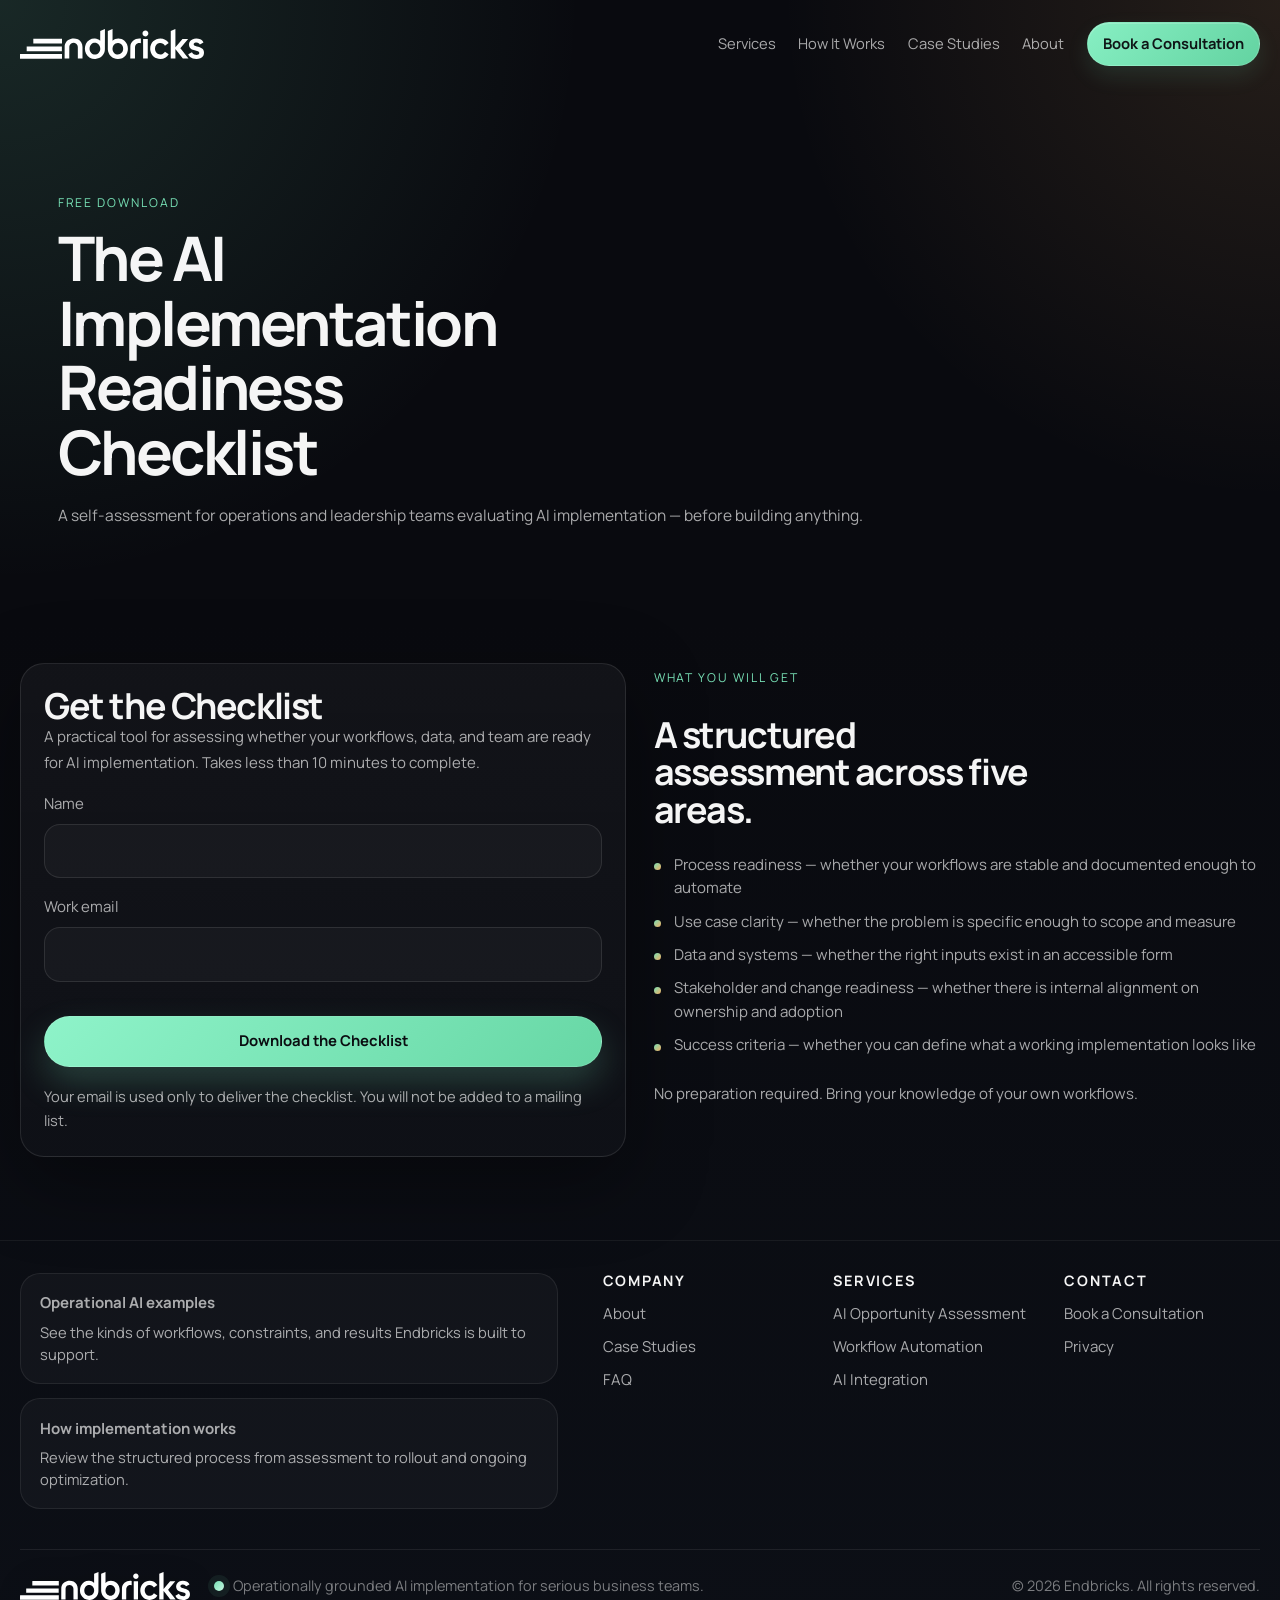
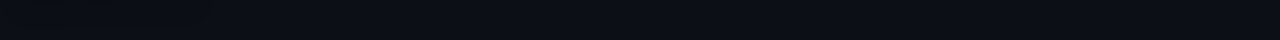
<file: checklist/index.html>
<!DOCTYPE html>
<html lang="en">
<head>
  <meta charset="UTF-8">
  <meta name="viewport" content="width=device-width, initial-scale=1.0">
  <title>AI Implementation Readiness Checklist | Endbricks</title>
  <meta name="description" content="Download the Endbricks AI Implementation Readiness Checklist — a practical assessment tool for operations and leadership teams evaluating AI implementation.">
  <link rel="icon" type="image/png" href="/assets/favicon.png">
  <link rel="apple-touch-icon" href="/assets/favicon.png">
  <script async src="https://www.googletagmanager.com/gtag/js?id=G-JJDKJ7ST23"></script>
  <script>
    window.dataLayer = window.dataLayer || [];
    function gtag(){dataLayer.push(arguments);}
    gtag('js', new Date());

    gtag('config', 'G-JJDKJ7ST23');
  </script>
  <link rel="canonical" href="https://endbricks.com/checklist/">
  <meta property="og:site_name" content="Endbricks">
  <meta property="og:type" content="website">
  <meta property="og:title" content="AI Implementation Readiness Checklist | Endbricks">
  <meta property="og:description" content="Download the Endbricks AI Implementation Readiness Checklist — a practical assessment tool for operations and leadership teams evaluating AI implementation.">
  <meta property="og:url" content="https://endbricks.com/checklist/">
  <meta property="og:image" content="https://endbricks.com/assets/business-team-collaboration-meeting.webp">
  <meta property="og:image:alt" content="Business team collaborating in a strategy meeting">
  <meta name="twitter:card" content="summary_large_image">
  <meta name="twitter:title" content="AI Implementation Readiness Checklist | Endbricks">
  <meta name="twitter:description" content="Download the Endbricks AI Implementation Readiness Checklist — a practical assessment tool for operations and leadership teams evaluating AI implementation.">
  <meta name="twitter:image" content="https://endbricks.com/assets/business-team-collaboration-meeting.webp">
  <script type="application/ld+json">
    {
      "@context": "https://schema.org",
      "@type": "WebPage",
      "name": "AI Implementation Readiness Checklist",
      "url": "https://endbricks.com/checklist/",
      "description": "Download the Endbricks AI Implementation Readiness Checklist — a practical assessment tool for operations and leadership teams evaluating AI implementation.",
      "isPartOf": {
        "@type": "WebSite",
        "name": "Endbricks",
        "url": "https://endbricks.com/"
      }
    }
  </script>
  <script src="https://challenges.cloudflare.com/turnstile/v0/api.js?render=explicit&onload=onTurnstileLoad" async defer></script>
  <link rel="preconnect" href="https://fonts.googleapis.com">
  <link rel="preconnect" href="https://fonts.gstatic.com" crossorigin>
  <link href="https://fonts.googleapis.com/css2?family=Manrope:wght@400;500;600;700;800&display=swap" rel="stylesheet">
  <link rel="stylesheet" href="/assets/css/styles.css">
</head>
<body>
  <div class="site-shell">
    <header class="site-header">
      <div class="container header-inner">
        <a class="brand" href="/"><img src="/assets/endbricks-logo-white.svg" alt="Endbricks"></a>
        <button class="nav-toggle" type="button" aria-expanded="false" aria-controls="site-nav"><span></span><span></span></button>
        <nav id="site-nav" class="site-nav" aria-label="Main">
          <a href="/services/">Services</a>
          <a href="/how-it-works/">How It Works</a>
          <a href="/case-studies/">Case Studies</a>
          <a href="/about/">About</a>
          <a href="/contact/" class="button button-primary button-small">Book a Consultation</a>
        </nav>
      </div>
    </header>

    <main>
      <section class="page-hero">
        <div class="container page-hero-grid">
          <div class="narrow">
            <p class="eyebrow">Free download</p>
            <h1>The AI Implementation Readiness Checklist</h1>
            <p class="hero-lead">A self-assessment for operations and leadership teams evaluating AI implementation — before building anything.</p>
          </div>
        </div>
      </section>

      <section class="section">
        <div class="container split-feature">
          <div class="card contact-card">
            <h2>Get the Checklist</h2>
            <p>A practical tool for assessing whether your workflows, data, and team are ready for AI implementation. Takes less than 10 minutes to complete.</p>
            <form id="checklist-form" class="contact-form" action="/checklist/thank-you/" method="GET">
              <label>
                Name
                <input type="text" name="name" required>
              </label>
              <label>
                Work email
                <input type="email" name="email" required>
              </label>
              <input type="text" name="_gotcha" class="hidden-field" tabindex="-1" autocomplete="off">
              <div id="checklist-turnstile"></div>
              <button class="button button-primary" type="submit">Download the Checklist</button>
              <p class="form-note">Your email is used only to deliver the checklist. You will not be added to a mailing list.</p>
            </form>
          </div>
          <div class="contact-sidebar">
            <p class="eyebrow">What you will get</p>
            <h2>A structured assessment across five areas.</h2>
            <ul class="check-list">
              <li>Process readiness — whether your workflows are stable and documented enough to automate</li>
              <li>Use case clarity — whether the problem is specific enough to scope and measure</li>
              <li>Data and systems — whether the right inputs exist in an accessible form</li>
              <li>Stakeholder and change readiness — whether there is internal alignment on ownership and adoption</li>
              <li>Success criteria — whether you can define what a working implementation looks like</li>
            </ul>
            <p>No preparation required. Bring your knowledge of your own workflows.</p>
          </div>
        </div>
      </section>
    </main>

    <footer class="site-footer site-footer-rich">
      <div class="container footer-top">
        <div class="footer-featured">
          <a class="footer-feature-card" href="/case-studies/">
            <div>
              <strong>Operational AI examples</strong>
              <p>See the kinds of workflows, constraints, and results Endbricks is built to support.</p>
            </div>
          </a>
          <a class="footer-feature-card" href="/how-it-works/">
            <div>
              <strong>How implementation works</strong>
              <p>Review the structured process from assessment to rollout and ongoing optimization.</p>
            </div>
          </a>
        </div>
        <div class="footer-link-columns">
          <div>
            <h3>Company</h3>
            <ul>
              <li><a href="/about/">About</a></li>
              <li><a href="/case-studies/">Case Studies</a></li>
              <li><a href="/faq/">FAQ</a></li>
            </ul>
          </div>
          <div>
            <h3>Services</h3>
            <ul>
              <li><a href="/services/">AI Opportunity Assessment</a></li>
              <li><a href="/services/">Workflow Automation</a></li>
              <li><a href="/services/">AI Integration</a></li>
            </ul>
          </div>
          <div>
            <h3>Contact</h3>
            <ul>
              <li><a href="/contact/">Book a Consultation</a></li>
              <li><a href="/privacy/">Privacy</a></li>
            </ul>
          </div>
        </div>
      </div>
      <div class="container footer-bottom">
        <a class="brand footer-brand" href="/"><img src="/assets/endbricks-logo-white.svg" alt="Endbricks"></a>
        <p class="footer-status"><span class="status-dot" aria-hidden="true"></span>Operationally grounded AI implementation for serious business teams.</p>
        <p class="footer-copyright">&copy; <span data-year></span> Endbricks. All rights reserved.</p>
      </div>
    </footer>
  </div>
  <script src="/assets/js/site.js"></script>
</body>
</html>
</file>
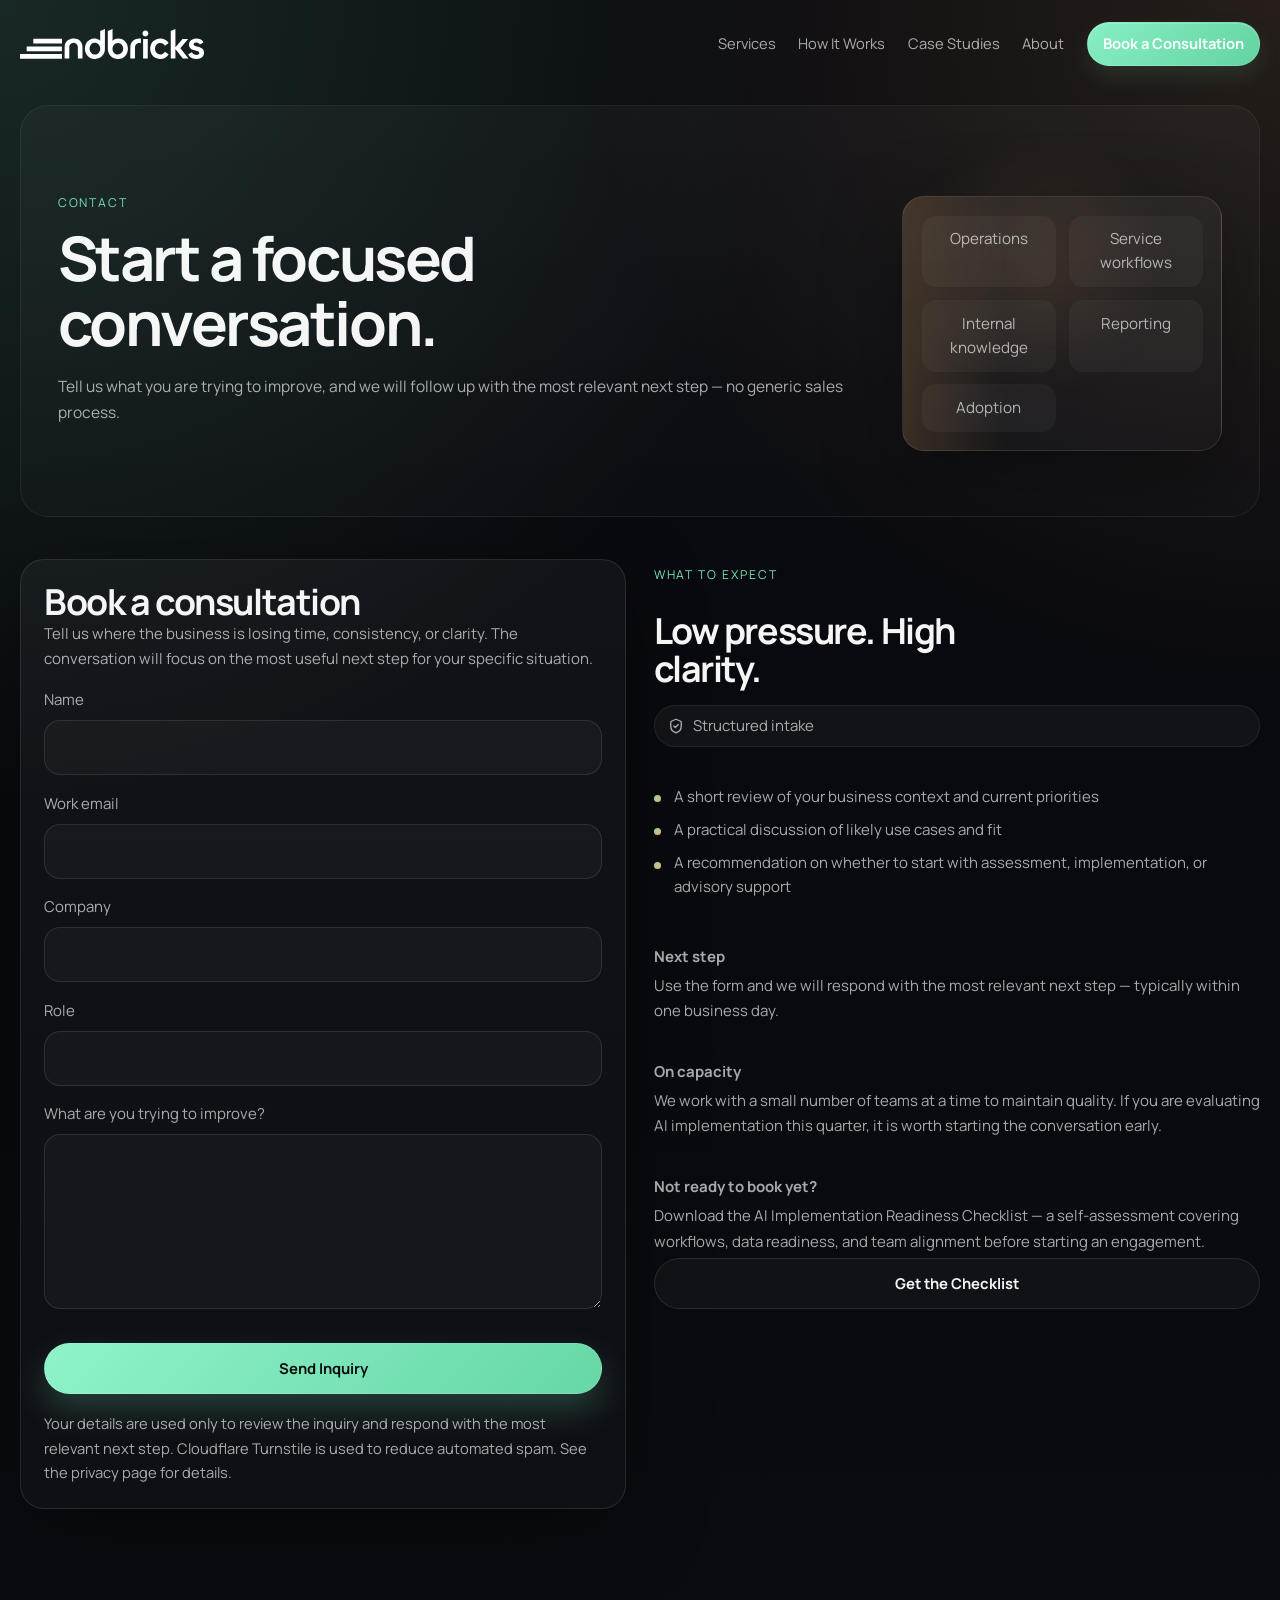
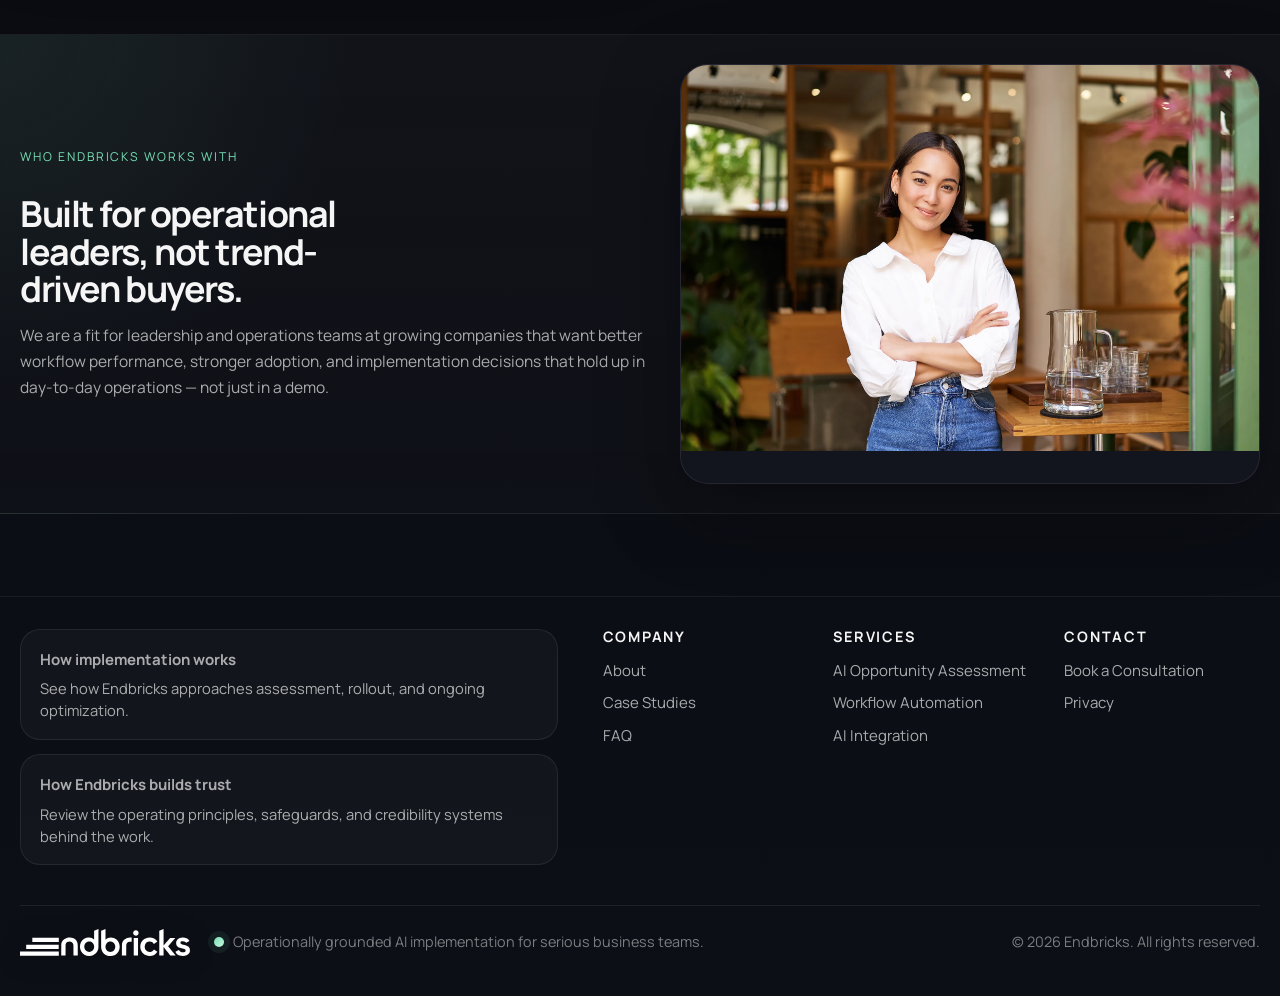
<file: contact/index.html>
<!DOCTYPE html>
<html lang="en">
<head>
  <meta charset="UTF-8">
  <meta name="viewport" content="width=device-width, initial-scale=1.0">
  <title>Contact | Endbricks</title>
  <meta name="description" content="Start a practical conversation with Endbricks about AI implementation, workflow improvement, and operational use cases.">
  <link rel="icon" type="image/png" href="/assets/favicon.png">
  <link rel="apple-touch-icon" href="/assets/favicon.png">
  <script async src="https://www.googletagmanager.com/gtag/js?id=G-JJDKJ7ST23"></script>
  <script>
    window.dataLayer = window.dataLayer || [];
    function gtag(){dataLayer.push(arguments);}
    gtag('js', new Date());

    gtag('config', 'G-JJDKJ7ST23');
  </script>
  <link rel="canonical" href="https://endbricks.com/contact/">
  <meta property="og:site_name" content="Endbricks">
  <meta property="og:type" content="website">
  <meta property="og:title" content="Contact | Endbricks">
  <meta property="og:description" content="Start a practical conversation with Endbricks about AI implementation, workflow improvement, and operational use cases.">
  <meta property="og:url" content="https://endbricks.com/contact/">
  <meta property="og:image" content="https://endbricks.com/assets/business-owner-portrait-cafe-workspace.webp">
  <meta property="og:image:alt" content="Business owner portrait in a bright cafe workspace">
  <meta name="twitter:card" content="summary_large_image">
  <meta name="twitter:title" content="Contact | Endbricks">
  <meta name="twitter:description" content="Start a practical conversation with Endbricks about AI implementation, workflow improvement, and operational use cases.">
  <meta name="twitter:image" content="https://endbricks.com/assets/business-owner-portrait-cafe-workspace.webp">
  <script type="application/ld+json">
    {
      "@context": "https://schema.org",
      "@type": "ContactPage",
      "name": "Contact Endbricks",
      "url": "https://endbricks.com/contact/",
      "description": "Start a practical conversation with Endbricks about AI implementation, workflow improvement, and operational use cases.",
      "isPartOf": {
        "@type": "WebSite",
        "name": "Endbricks",
        "url": "https://endbricks.com/"
      }
    }
  </script>
  <script src="https://challenges.cloudflare.com/turnstile/v0/api.js" async defer></script>
  <link rel="preconnect" href="https://fonts.googleapis.com">
  <link rel="preconnect" href="https://fonts.gstatic.com" crossorigin>
  <link href="https://fonts.googleapis.com/css2?family=Manrope:wght@400;500;600;700;800&display=swap" rel="stylesheet">
  <link rel="stylesheet" href="/assets/css/styles.css">
</head>
<body>
  <div class="site-shell">
    <header class="site-header">
      <div class="container header-inner">
        <a class="brand" href="/"><img src="/assets/endbricks-logo-white.svg" alt="Endbricks"></a>
        <button class="nav-toggle" type="button" aria-expanded="false" aria-controls="site-nav"><span></span><span></span></button>
        <nav id="site-nav" class="site-nav" aria-label="Main">
          <a href="/services/">Services</a>
          <a href="/how-it-works/">How It Works</a>
          <a href="/case-studies/">Case Studies</a>
          <a href="/about/">About</a>
          <a href="/contact/" aria-current="page" class="button button-primary button-small">Book a Consultation</a>
        </nav>
      </div>
    </header>

    <main>
      <section class="page-hero page-hero-contact">
        <div class="container page-hero-grid">
          <div class="narrow">
            <p class="eyebrow">Contact</p>
            <h1>Start a focused conversation.</h1>
            <p class="hero-lead">Tell us what you are trying to improve, and we will follow up with the most relevant next step — no generic sales process.</p>
          </div>
          <div class="page-side-panel page-side-panel-grid">
            <span>Operations</span>
            <span>Service workflows</span>
            <span>Internal knowledge</span>
            <span>Reporting</span>
            <span>Adoption</span>
          </div>
        </div>
      </section>

      <section class="section">
        <div class="container split-feature">
          <div class="card contact-card">
            <h2>Book a consultation</h2>
            <p>Tell us where the business is losing time, consistency, or clarity. The conversation will focus on the most useful next step for your specific situation.</p>
            <form class="contact-form" action="https://formspree.io/f/xbdzpbqd" method="POST">
              <label>
                Name
                <input type="text" name="name" required>
              </label>
              <label>
                Work email
                <input type="email" name="email" required>
              </label>
              <label>
                Company
                <input type="text" name="company" required>
              </label>
              <label>
                Role
                <input type="text" name="role">
              </label>
              <label>
                What are you trying to improve?
                <textarea name="challenge" rows="6" required></textarea>
              </label>
              <div class="cf-turnstile" data-sitekey="0x4AAAAAACsaPQ59_pMzmZb4"></div>
              <input type="text" name="_gotcha" class="hidden-field" tabindex="-1" autocomplete="off">
              <button class="button button-primary" type="submit">Send Inquiry</button>
              <p class="form-note">Your details are used only to review the inquiry and respond with the most relevant next step. Cloudflare Turnstile is used to reduce automated spam. See the privacy page for details.</p>
            </form>
          </div>
          <div class="contact-sidebar">
            <p class="eyebrow">What to expect</p>
            <h2>Low pressure. High clarity.</h2>
            <div class="sidebar-badge" aria-hidden="true">
              <svg viewBox="0 0 24 24" class="icon-mark"><path d="M12 3l7 3v6c0 4.4-3 7.9-7 9-4-1.1-7-4.6-7-9V6l7-3zM9 12l2 2 4-4"/></svg>
              <span>Structured intake</span>
            </div>
            <ul class="check-list">
              <li>A short review of your business context and current priorities</li>
              <li>A practical discussion of likely use cases and fit</li>
              <li>A recommendation on whether to start with assessment, implementation, or advisory support</li>
            </ul>
            <div class="contact-direct">
              <strong>Next step</strong>
              <p>Use the form and we will respond with the most relevant next step — typically within one business day.</p>
            </div>
            <div class="contact-direct">
              <strong>On capacity</strong>
              <p>We work with a small number of teams at a time to maintain quality. If you are evaluating AI implementation this quarter, it is worth starting the conversation early.</p>
            </div>
            <div class="contact-direct">
              <strong>Not ready to book yet?</strong>
              <p>Download the AI Implementation Readiness Checklist — a self-assessment covering workflows, data readiness, and team alignment before starting an engagement.</p>
              <a class="button button-secondary" href="/checklist/">Get the Checklist</a>
            </div>
          </div>
        </div>
      </section>

      <section class="section section-bleed">
        <div class="band-shell band-shell-soft">
        <div class="container split-showcase">
          <div class="showcase-copy">
            <p class="eyebrow">Who Endbricks works with</p>
            <h2>Built for operational leaders, not trend-driven buyers.</h2>
            <p class="body-large">We are a fit for leadership and operations teams at growing companies that want better workflow performance, stronger adoption, and implementation decisions that hold up in day-to-day operations — not just in a demo.</p>
          </div>
          <div class="showcase-visual image-stage image-stage-portrait">
            <img src="/assets/business-owner-portrait-cafe-workspace.webp" alt="Business owner portrait in a bright cafe workspace">
          </div>
        </div>
        </div>
      </section>
    </main>

    <footer class="site-footer site-footer-rich">
      <div class="container footer-top">
        <div class="footer-featured">
          <a class="footer-feature-card" href="/how-it-works/">
            <div>
              <strong>How implementation works</strong>
              <p>See how Endbricks approaches assessment, rollout, and ongoing optimization.</p>
            </div>
          </a>
          <a class="footer-feature-card" href="/about/">
            <div>
              <strong>How Endbricks builds trust</strong>
              <p>Review the operating principles, safeguards, and credibility systems behind the work.</p>
            </div>
          </a>
        </div>
        <div class="footer-link-columns">
          <div>
            <h3>Company</h3>
            <ul>
              <li><a href="/about/">About</a></li>
              <li><a href="/case-studies/">Case Studies</a></li>
              <li><a href="/faq/">FAQ</a></li>
            </ul>
          </div>
          <div>
            <h3>Services</h3>
            <ul>
              <li><a href="/services/">AI Opportunity Assessment</a></li>
              <li><a href="/services/">Workflow Automation</a></li>
              <li><a href="/services/">AI Integration</a></li>
            </ul>
          </div>
          <div>
            <h3>Contact</h3>
            <ul>
              <li><a href="/contact/">Book a Consultation</a></li>
              <li><a href="/privacy/">Privacy</a></li>
            </ul>
          </div>
        </div>
      </div>
      <div class="container footer-bottom">
        <a class="brand footer-brand" href="/"><img src="/assets/endbricks-logo-white.svg" alt="Endbricks"></a>
        <p class="footer-status"><span class="status-dot" aria-hidden="true"></span>Operationally grounded AI implementation for serious business teams.</p>
        <p class="footer-copyright">&copy; <span data-year></span> Endbricks. All rights reserved.</p>
      </div>
    </footer>
  </div>
  <script src="/assets/js/site.js"></script>
</body>
</html>
</file>
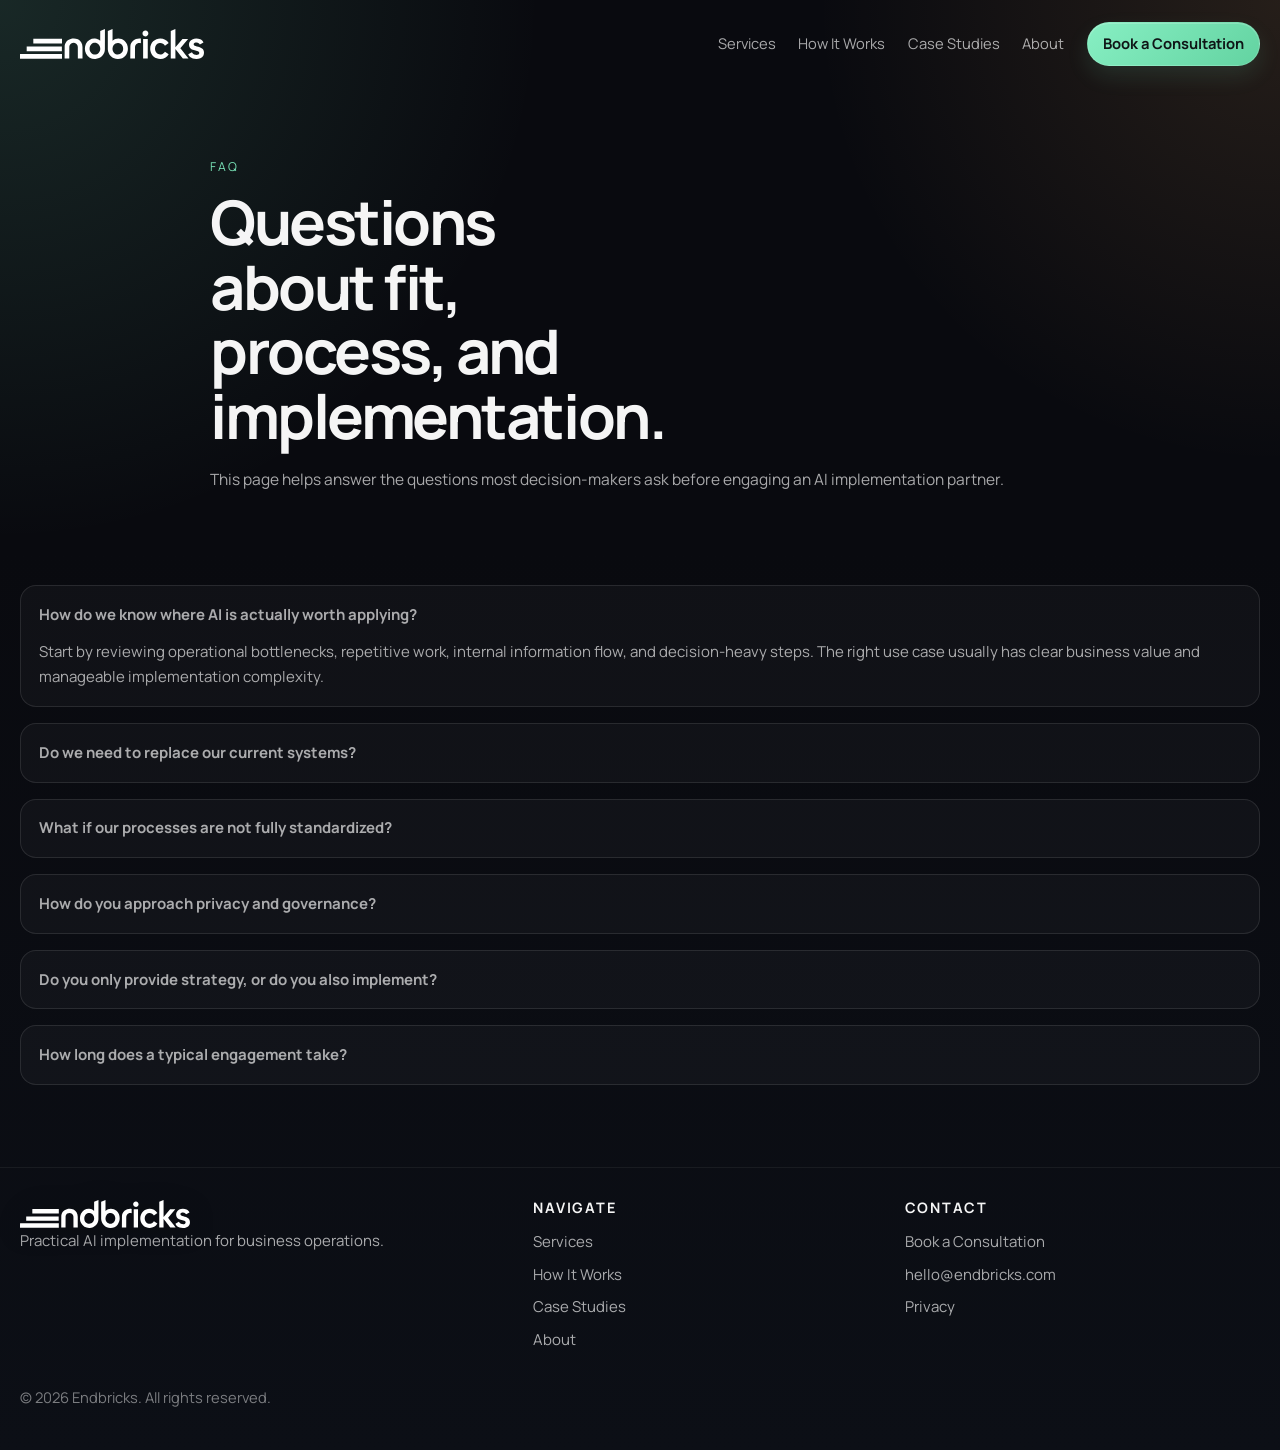
<file: faq/index.html>
<!DOCTYPE html>
<html lang="en">
<head>
  <meta charset="UTF-8">
  <meta name="viewport" content="width=device-width, initial-scale=1.0">
  <title>FAQ | Endbricks</title>
  <meta name="description" content="Common questions about Endbricks, AI implementation, workflow fit, security, and rollout.">
  <link rel="icon" type="image/png" href="/assets/favicon.png">
  <link rel="apple-touch-icon" href="/assets/favicon.png">
  <script async src="https://www.googletagmanager.com/gtag/js?id=G-JJDKJ7ST23"></script>
  <script>
    window.dataLayer = window.dataLayer || [];
    function gtag(){dataLayer.push(arguments);}
    gtag('js', new Date());

    gtag('config', 'G-JJDKJ7ST23');
  </script>
  <link rel="canonical" href="https://endbricks.com/faq/">
  <meta property="og:site_name" content="Endbricks">
  <meta property="og:type" content="website">
  <meta property="og:title" content="FAQ | Endbricks">
  <meta property="og:description" content="Common questions about Endbricks, AI implementation, workflow fit, security, and rollout.">
  <meta property="og:url" content="https://endbricks.com/faq/">
  <meta property="og:image" content="https://endbricks.com/assets/executive-team-strategy-workshop.webp">
  <meta property="og:image:alt" content="Executive team in a strategy discussion">
  <meta name="twitter:card" content="summary_large_image">
  <meta name="twitter:title" content="FAQ | Endbricks">
  <meta name="twitter:description" content="Common questions about Endbricks, AI implementation, workflow fit, security, and rollout.">
  <meta name="twitter:image" content="https://endbricks.com/assets/executive-team-strategy-workshop.webp">
  <script type="application/ld+json">
    {
      "@context": "https://schema.org",
      "@type": "FAQPage",
      "mainEntity": [
        {
          "@type": "Question",
          "name": "How do we know where AI is actually worth applying?",
          "acceptedAnswer": {
            "@type": "Answer",
            "text": "Start by reviewing operational bottlenecks, repetitive work, internal information flow, and decision-heavy steps. The right use case usually has clear business value and manageable implementation complexity."
          }
        },
        {
          "@type": "Question",
          "name": "Do we need to replace our current systems?",
          "acceptedAnswer": {
            "@type": "Answer",
            "text": "Usually not. In most cases, AI works best when integrated into existing systems and workflows rather than forcing broad system replacement."
          }
        },
        {
          "@type": "Question",
          "name": "What if our processes are not fully standardized?",
          "acceptedAnswer": {
            "@type": "Answer",
            "text": "That is common. In some cases, process cleanup or redesign should happen before automation. Endbricks treats process quality as part of implementation readiness."
          }
        },
        {
          "@type": "Question",
          "name": "How do you approach privacy and governance?",
          "acceptedAnswer": {
            "@type": "Answer",
            "text": "Privacy, permissions, model choice, review checkpoints, and operating controls should be built into the implementation plan from the outset."
          }
        },
        {
          "@type": "Question",
          "name": "Do you only provide strategy, or do you also implement?",
          "acceptedAnswer": {
            "@type": "Answer",
            "text": "Endbricks is positioned around both. Strategy matters, but the goal is to move from recommendation to working solution and practical adoption."
          }
        },
        {
          "@type": "Question",
          "name": "How long does a typical engagement take?",
          "acceptedAnswer": {
            "@type": "Answer",
            "text": "An AI Opportunity Assessment typically runs two to four weeks. Workflow automation and integration projects generally run four to twelve weeks depending on complexity, integration requirements, and team availability. Endbricks will give you a more specific range after reviewing your context."
          }
        }
      ]
    }
  </script>
  <link rel="preconnect" href="https://fonts.googleapis.com">
  <link rel="preconnect" href="https://fonts.gstatic.com" crossorigin>
  <link href="https://fonts.googleapis.com/css2?family=Manrope:wght@400;500;600;700;800&display=swap" rel="stylesheet">
  <link rel="stylesheet" href="/assets/css/styles.css">
</head>
<body>
  <div class="site-shell">
    <header class="site-header">
      <div class="container header-inner">
        <a class="brand" href="/"><img src="/assets/endbricks-logo-white.svg" alt="Endbricks"></a>
        <button class="nav-toggle" type="button" aria-expanded="false" aria-controls="site-nav"><span></span><span></span></button>
        <nav id="site-nav" class="site-nav" aria-label="Main">
          <a href="/services/">Services</a>
          <a href="/how-it-works/">How It Works</a>
          <a href="/case-studies/">Case Studies</a>
          <a href="/about/">About</a>
          <a href="/contact/" class="button button-primary button-small">Book a Consultation</a>
        </nav>
      </div>
    </header>

    <main>
      <section class="page-hero">
        <div class="container narrow">
          <p class="eyebrow">FAQ</p>
          <h1>Questions about fit, process, and implementation.</h1>
          <p class="hero-lead">This page helps answer the questions most decision-makers ask before engaging an AI implementation partner.</p>
        </div>
      </section>

      <section class="section">
        <div class="container faq-list">
          <details class="faq-item" open>
            <summary>How do we know where AI is actually worth applying?</summary>
            <p>Start by reviewing operational bottlenecks, repetitive work, internal information flow, and decision-heavy steps. The right use case usually has clear business value and manageable implementation complexity.</p>
          </details>
          <details class="faq-item">
            <summary>Do we need to replace our current systems?</summary>
            <p>Usually not. In most cases, AI works best when integrated into existing systems and workflows rather than forcing broad system replacement.</p>
          </details>
          <details class="faq-item">
            <summary>What if our processes are not fully standardized?</summary>
            <p>That is common. In some cases, process cleanup or redesign should happen before automation. Endbricks treats process quality as part of implementation readiness.</p>
          </details>
          <details class="faq-item">
            <summary>How do you approach privacy and governance?</summary>
            <p>Privacy, permissions, model choice, review checkpoints, and operating controls should be built into the implementation plan from the outset.</p>
          </details>
          <details class="faq-item">
            <summary>Do you only provide strategy, or do you also implement?</summary>
            <p>Endbricks is positioned around both. Strategy matters, but the goal is to move from recommendation to working solution and practical adoption.</p>
          </details>
          <details class="faq-item">
            <summary>How long does a typical engagement take?</summary>
            <p>An AI Opportunity Assessment typically runs two to four weeks. Workflow automation and integration projects generally run four to twelve weeks depending on complexity, integration requirements, and team availability. Endbricks will give you a more specific range after reviewing your context.</p>
          </details>
        </div>
      </section>
    </main>

    <footer class="site-footer">
      <div class="container footer-grid">
        <div><a class="brand footer-brand" href="/"><img src="/assets/endbricks-logo-white.svg" alt="Endbricks"></a><p>Practical AI implementation for business operations.</p></div>
        <div><h3>Navigate</h3><ul><li><a href="/services/">Services</a></li><li><a href="/how-it-works/">How It Works</a></li><li><a href="/case-studies/">Case Studies</a></li><li><a href="/about/">About</a></li></ul></div>
        <div><h3>Contact</h3><ul><li><a href="/contact/">Book a Consultation</a></li><li><a href="mailto:hello@endbricks.com">hello@endbricks.com</a></li><li><a href="/privacy/">Privacy</a></li></ul></div>
      </div>
      <div class="container footer-meta"><p>&copy; <span data-year></span> Endbricks. All rights reserved.</p></div>
    </footer>
  </div>
  <script src="/assets/js/site.js"></script>
</body>
</html>
</file>
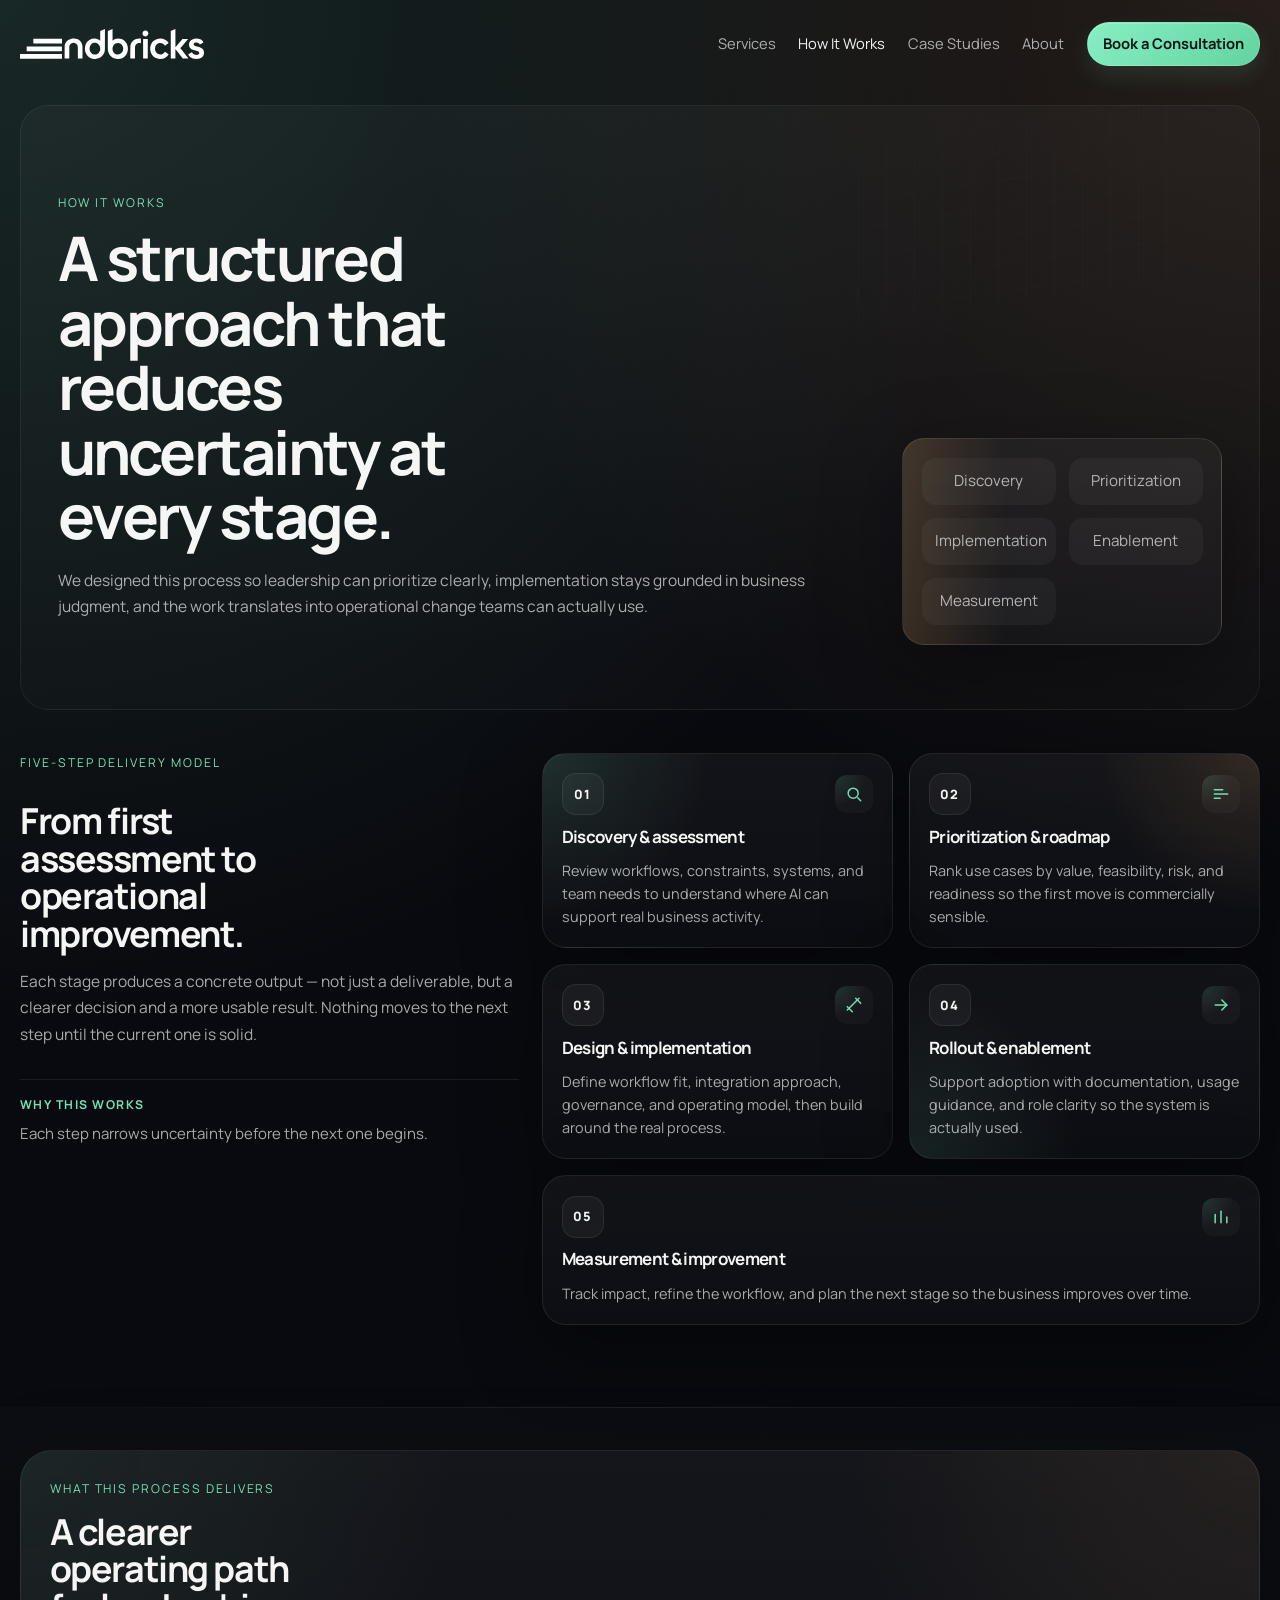
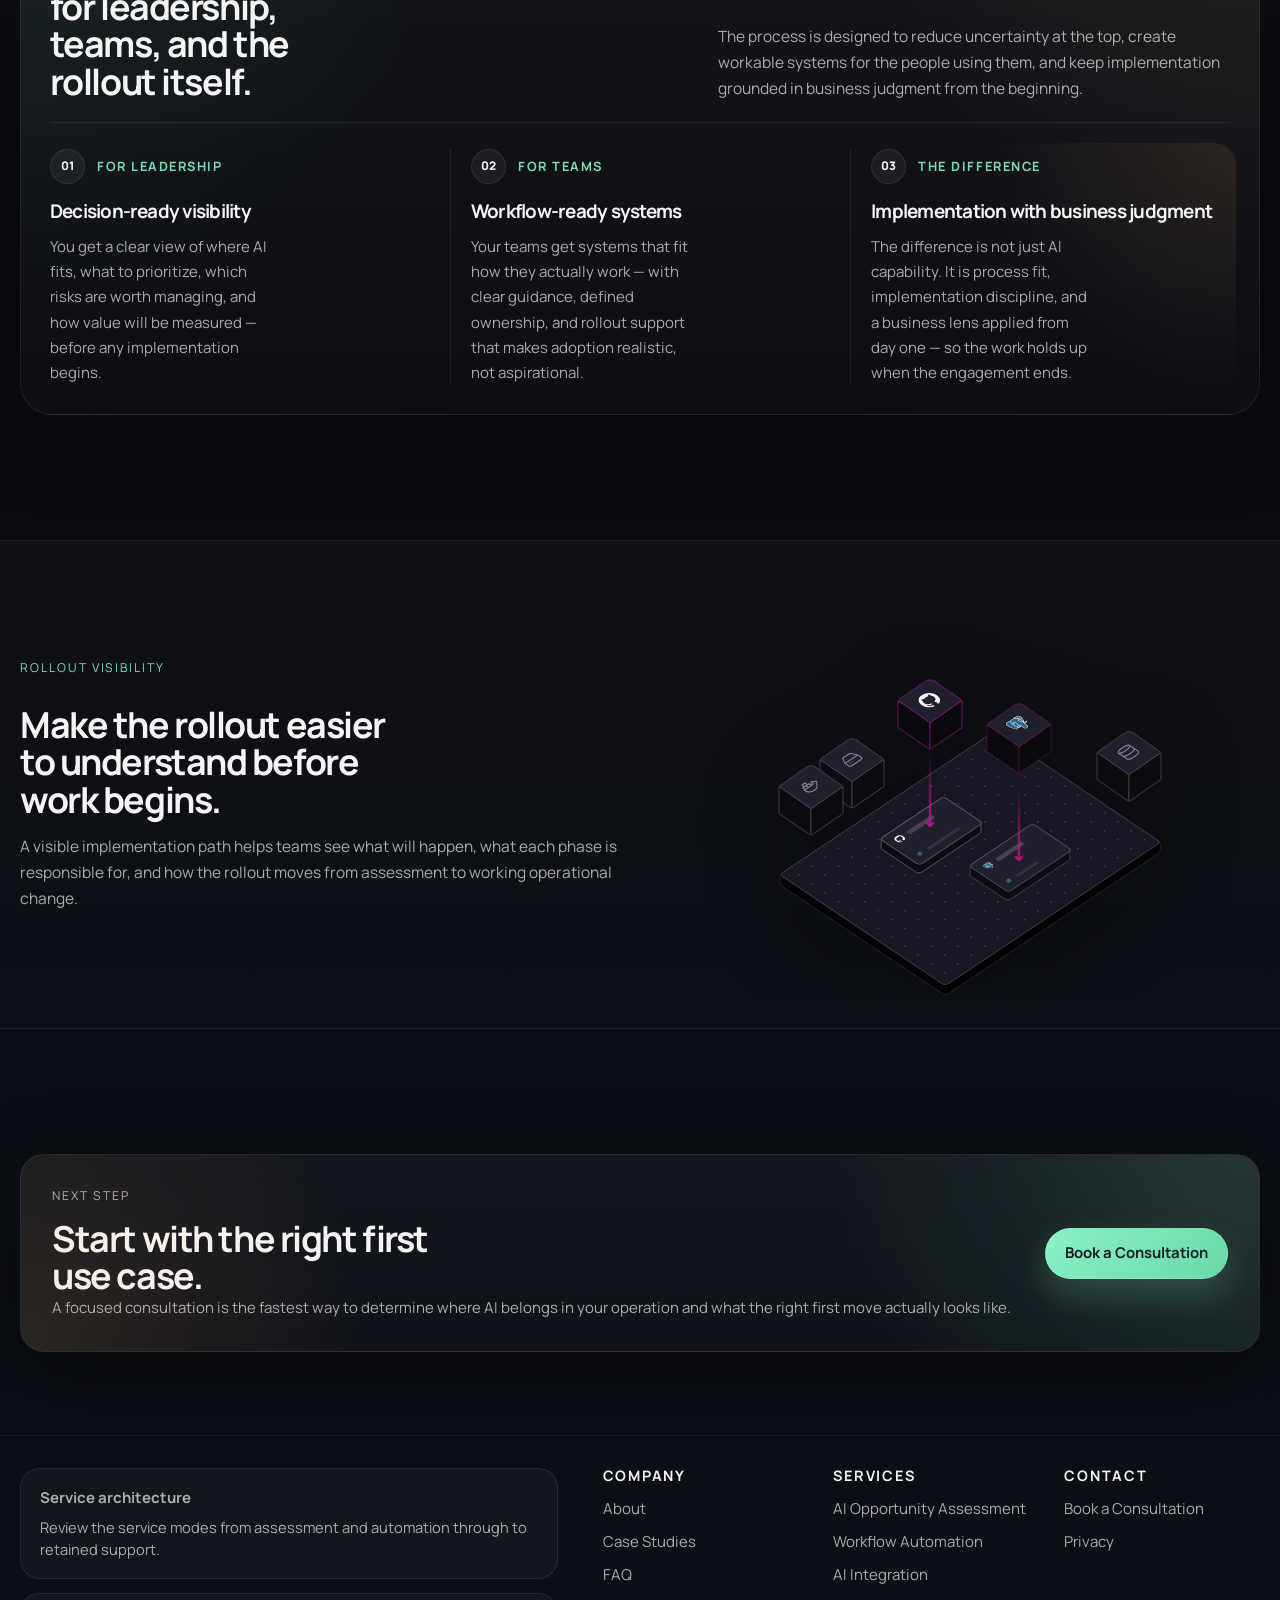
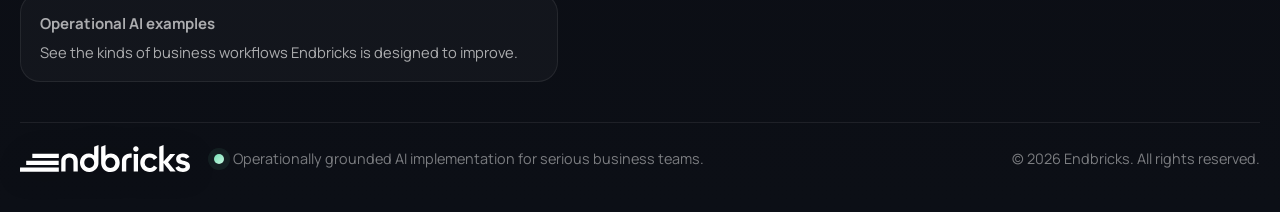
<file: how-it-works/index.html>
<!DOCTYPE html>
<html lang="en">
<head>
  <meta charset="UTF-8">
  <meta name="viewport" content="width=device-width, initial-scale=1.0">
  <title>How It Works | Endbricks</title>
  <meta name="description" content="See how Endbricks approaches AI implementation through assessment, prioritization, rollout, enablement, and optimization.">
  <link rel="icon" type="image/png" href="/assets/favicon.png">
  <link rel="apple-touch-icon" href="/assets/favicon.png">
  <script async src="https://www.googletagmanager.com/gtag/js?id=G-JJDKJ7ST23"></script>
  <script>
    window.dataLayer = window.dataLayer || [];
    function gtag(){dataLayer.push(arguments);}
    gtag('js', new Date());

    gtag('config', 'G-JJDKJ7ST23');
  </script>
  <link rel="canonical" href="https://endbricks.com/how-it-works/">
  <meta property="og:site_name" content="Endbricks">
  <meta property="og:type" content="website">
  <meta property="og:title" content="How It Works | Endbricks">
  <meta property="og:description" content="See how Endbricks approaches AI implementation through assessment, prioritization, rollout, enablement, and optimization.">
  <meta property="og:url" content="https://endbricks.com/how-it-works/">
  <meta property="og:image" content="https://endbricks.com/assets/ai-deployment-workflow-illustration.svg">
  <meta property="og:image:alt" content="Illustration representing an AI implementation workflow">
  <meta name="twitter:card" content="summary_large_image">
  <meta name="twitter:title" content="How It Works | Endbricks">
  <meta name="twitter:description" content="See how Endbricks approaches AI implementation through assessment, prioritization, rollout, enablement, and optimization.">
  <meta name="twitter:image" content="https://endbricks.com/assets/ai-deployment-workflow-illustration.svg">
  <script type="application/ld+json">
    {
      "@context": "https://schema.org",
      "@type": "WebPage",
      "name": "How It Works",
      "url": "https://endbricks.com/how-it-works/",
      "description": "See how Endbricks approaches AI implementation through assessment, prioritization, rollout, enablement, and optimization.",
      "isPartOf": {
        "@type": "WebSite",
        "name": "Endbricks",
        "url": "https://endbricks.com/"
      }
    }
  </script>
  <link rel="preconnect" href="https://fonts.googleapis.com">
  <link rel="preconnect" href="https://fonts.gstatic.com" crossorigin>
  <link href="https://fonts.googleapis.com/css2?family=Manrope:wght@400;500;600;700;800&display=swap" rel="stylesheet">
  <link rel="stylesheet" href="/assets/css/styles.css">
</head>
<body>
  <div class="site-shell">
    <header class="site-header">
      <div class="container header-inner">
        <a class="brand" href="/"><img src="/assets/endbricks-logo-white.svg" alt="Endbricks"></a>
        <button class="nav-toggle" type="button" aria-expanded="false" aria-controls="site-nav"><span></span><span></span></button>
        <nav id="site-nav" class="site-nav" aria-label="Main">
          <a href="/services/">Services</a>
          <a href="/how-it-works/" aria-current="page">How It Works</a>
          <a href="/case-studies/">Case Studies</a>
          <a href="/about/">About</a>
          <a href="/contact/" class="button button-primary button-small">Book a Consultation</a>
        </nav>
      </div>
    </header>

    <main>
      <section class="page-hero page-hero-process">
        <div class="container page-hero-grid">
          <div class="narrow">
            <p class="eyebrow">How It Works</p>
            <h1>A structured approach that reduces uncertainty at every stage.</h1>
            <p class="hero-lead">We designed this process so leadership can prioritize clearly, implementation stays grounded in business judgment, and the work translates into operational change teams can actually use.</p>
          </div>
          <div class="page-side-panel page-side-panel-grid">
            <span>Discovery</span>
            <span>Prioritization</span>
            <span>Implementation</span>
            <span>Enablement</span>
            <span>Measurement</span>
          </div>
        </div>
      </section>

      <section class="section">
        <div class="container process-board">
          <aside class="process-board-intro">
            <p class="eyebrow">Five-step delivery model</p>
            <h2>From first assessment to operational improvement.</h2>
            <p class="body-large">Each stage produces a concrete output — not just a deliverable, but a clearer decision and a more usable result. Nothing moves to the next step until the current one is solid.</p>
            <div class="process-board-note">
              <span class="process-board-note-label">Why this works</span>
              <p>Each step narrows uncertainty before the next one begins.</p>
            </div>
          </aside>

          <div class="process-board-grid">
            <article class="process-card process-card-discovery">
              <div class="process-card-top">
                <span class="process-card-number">01</span>
                <span class="process-card-icon" aria-hidden="true">
                  <svg viewBox="0 0 24 24" fill="none" stroke="currentColor" stroke-width="1.8" stroke-linecap="round" stroke-linejoin="round">
                    <circle cx="11" cy="11" r="6"></circle>
                    <path d="m20 20-3.5-3.5"></path>
                  </svg>
                </span>
              </div>
              <h3>Discovery &amp; assessment</h3>
              <p>Review workflows, constraints, systems, and team needs to understand where AI can support real business activity.</p>
            </article>

            <article class="process-card process-card-prioritization">
              <div class="process-card-top">
                <span class="process-card-number">02</span>
                <span class="process-card-icon" aria-hidden="true">
                  <svg viewBox="0 0 24 24" fill="none" stroke="currentColor" stroke-width="1.8" stroke-linecap="round" stroke-linejoin="round">
                    <path d="M4 7h10"></path>
                    <path d="M4 12h16"></path>
                    <path d="M4 17h7"></path>
                  </svg>
                </span>
              </div>
              <h3>Prioritization &amp; roadmap</h3>
              <p>Rank use cases by value, feasibility, risk, and readiness so the first move is commercially sensible.</p>
            </article>

            <article class="process-card process-card-design">
              <div class="process-card-top">
                <span class="process-card-number">03</span>
                <span class="process-card-icon" aria-hidden="true">
                  <svg viewBox="0 0 24 24" fill="none" stroke="currentColor" stroke-width="1.8" stroke-linecap="round" stroke-linejoin="round">
                    <path d="M4 18 18 4"></path>
                    <path d="m14 4 6 6"></path>
                    <path d="M4 14 10 20"></path>
                  </svg>
                </span>
              </div>
              <h3>Design &amp; implementation</h3>
              <p>Define workflow fit, integration approach, governance, and operating model, then build around the real process.</p>
            </article>

            <article class="process-card process-card-rollout">
              <div class="process-card-top">
                <span class="process-card-number">04</span>
                <span class="process-card-icon" aria-hidden="true">
                  <svg viewBox="0 0 24 24" fill="none" stroke="currentColor" stroke-width="1.8" stroke-linecap="round" stroke-linejoin="round">
                    <path d="M5 12h14"></path>
                    <path d="m13 6 6 6-6 6"></path>
                  </svg>
                </span>
              </div>
              <h3>Rollout &amp; enablement</h3>
              <p>Support adoption with documentation, usage guidance, and role clarity so the system is actually used.</p>
            </article>

            <article class="process-card process-card-measurement">
              <div class="process-card-top">
                <span class="process-card-number">05</span>
                <span class="process-card-icon" aria-hidden="true">
                  <svg viewBox="0 0 24 24" fill="none" stroke="currentColor" stroke-width="1.8" stroke-linecap="round" stroke-linejoin="round">
                    <path d="M5 19V9"></path>
                    <path d="M12 19V5"></path>
                    <path d="M19 19v-7"></path>
                  </svg>
                </span>
              </div>
              <h3>Measurement &amp; improvement</h3>
              <p>Track impact, refine the workflow, and plan the next stage so the business improves over time.</p>
            </article>
          </div>
        </div>
      </section>

      <section class="section section-contrast">
        <div class="container delivery-narrative">
          <div class="delivery-narrative-shell">
            <div class="delivery-narrative-header">
              <div>
                <p class="eyebrow">What This Process Delivers</p>
                <h2>A clearer operating path for leadership, teams, and the rollout itself.</h2>
              </div>
              <p class="body-large">The process is designed to reduce uncertainty at the top, create workable systems for the people using them, and keep implementation grounded in business judgment from the beginning.</p>
            </div>

            <div class="delivery-narrative-track" aria-label="Process outcomes">
              <article class="delivery-narrative-step">
                <div class="delivery-narrative-kicker">
                  <span class="delivery-narrative-number">01</span>
                  <span class="delivery-narrative-label">For leadership</span>
                </div>
                <div class="delivery-narrative-body">
                  <h3>Decision-ready visibility</h3>
                  <p>You get a clear view of where AI fits, what to prioritize, which risks are worth managing, and how value will be measured — before any implementation begins.</p>
                </div>
              </article>

              <article class="delivery-narrative-step">
                <div class="delivery-narrative-kicker">
                  <span class="delivery-narrative-number">02</span>
                  <span class="delivery-narrative-label">For teams</span>
                </div>
                <div class="delivery-narrative-body">
                  <h3>Workflow-ready systems</h3>
                  <p>Your teams get systems that fit how they actually work — with clear guidance, defined ownership, and rollout support that makes adoption realistic, not aspirational.</p>
                </div>
              </article>

              <article class="delivery-narrative-step delivery-narrative-step-accent">
                <div class="delivery-narrative-kicker">
                  <span class="delivery-narrative-number">03</span>
                  <span class="delivery-narrative-label">The difference</span>
                </div>
                <div class="delivery-narrative-body">
                  <h3>Implementation with business judgment</h3>
                  <p>The difference is not just AI capability. It is process fit, implementation discipline, and a business lens applied from day one — so the work holds up when the engagement ends.</p>
                </div>
              </article>
            </div>
          </div>
        </div>
      </section>

      <section class="section section-bleed">
        <div class="band-shell">
        <div class="container split-showcase">
          <div class="showcase-copy">
            <p class="eyebrow">Rollout visibility</p>
            <h2>Make the rollout easier to understand before work begins.</h2>
            <p class="body-large">A visible implementation path helps teams see what will happen, what each phase is responsible for, and how the rollout moves from assessment to working operational change.</p>
          </div>
          <div class="showcase-visual illustration-stage">
            <img src="/assets/ai-deployment-workflow-illustration.svg" alt="Illustration of staged AI deployment across business environments">
          </div>
        </div>
        </div>
      </section>

      <section class="section">
        <div class="container cta-band">
          <div>
            <p class="eyebrow">Next step</p>
            <h2>Start with the right first use case.</h2>
            <p>A focused consultation is the fastest way to determine where AI belongs in your operation and what the right first move actually looks like.</p>
          </div>
          <div class="cta-band-actions">
            <a class="button button-primary" href="/contact/">Book a Consultation</a>
          </div>
        </div>
      </section>
    </main>

    <footer class="site-footer site-footer-rich">
      <div class="container footer-top">
        <div class="footer-featured">
          <a class="footer-feature-card" href="/services/">
            <div>
              <strong>Service architecture</strong>
              <p>Review the service modes from assessment and automation through to retained support.</p>
            </div>
          </a>
          <a class="footer-feature-card" href="/case-studies/">
            <div>
              <strong>Operational AI examples</strong>
              <p>See the kinds of business workflows Endbricks is designed to improve.</p>
            </div>
          </a>
        </div>
        <div class="footer-link-columns">
          <div>
            <h3>Company</h3>
            <ul>
              <li><a href="/about/">About</a></li>
              <li><a href="/case-studies/">Case Studies</a></li>
              <li><a href="/faq/">FAQ</a></li>
            </ul>
          </div>
          <div>
            <h3>Services</h3>
            <ul>
              <li><a href="/services/">AI Opportunity Assessment</a></li>
              <li><a href="/services/">Workflow Automation</a></li>
              <li><a href="/services/">AI Integration</a></li>
            </ul>
          </div>
          <div>
            <h3>Contact</h3>
            <ul>
              <li><a href="/contact/">Book a Consultation</a></li>
              <li><a href="/privacy/">Privacy</a></li>
            </ul>
          </div>
        </div>
      </div>
      <div class="container footer-bottom">
        <a class="brand footer-brand" href="/"><img src="/assets/endbricks-logo-white.svg" alt="Endbricks"></a>
        <p class="footer-status"><span class="status-dot" aria-hidden="true"></span>Operationally grounded AI implementation for serious business teams.</p>
        <p class="footer-copyright">&copy; <span data-year></span> Endbricks. All rights reserved.</p>
      </div>
    </footer>
  </div>
  <script src="/assets/js/site.js"></script>
</body>
</html>
</file>
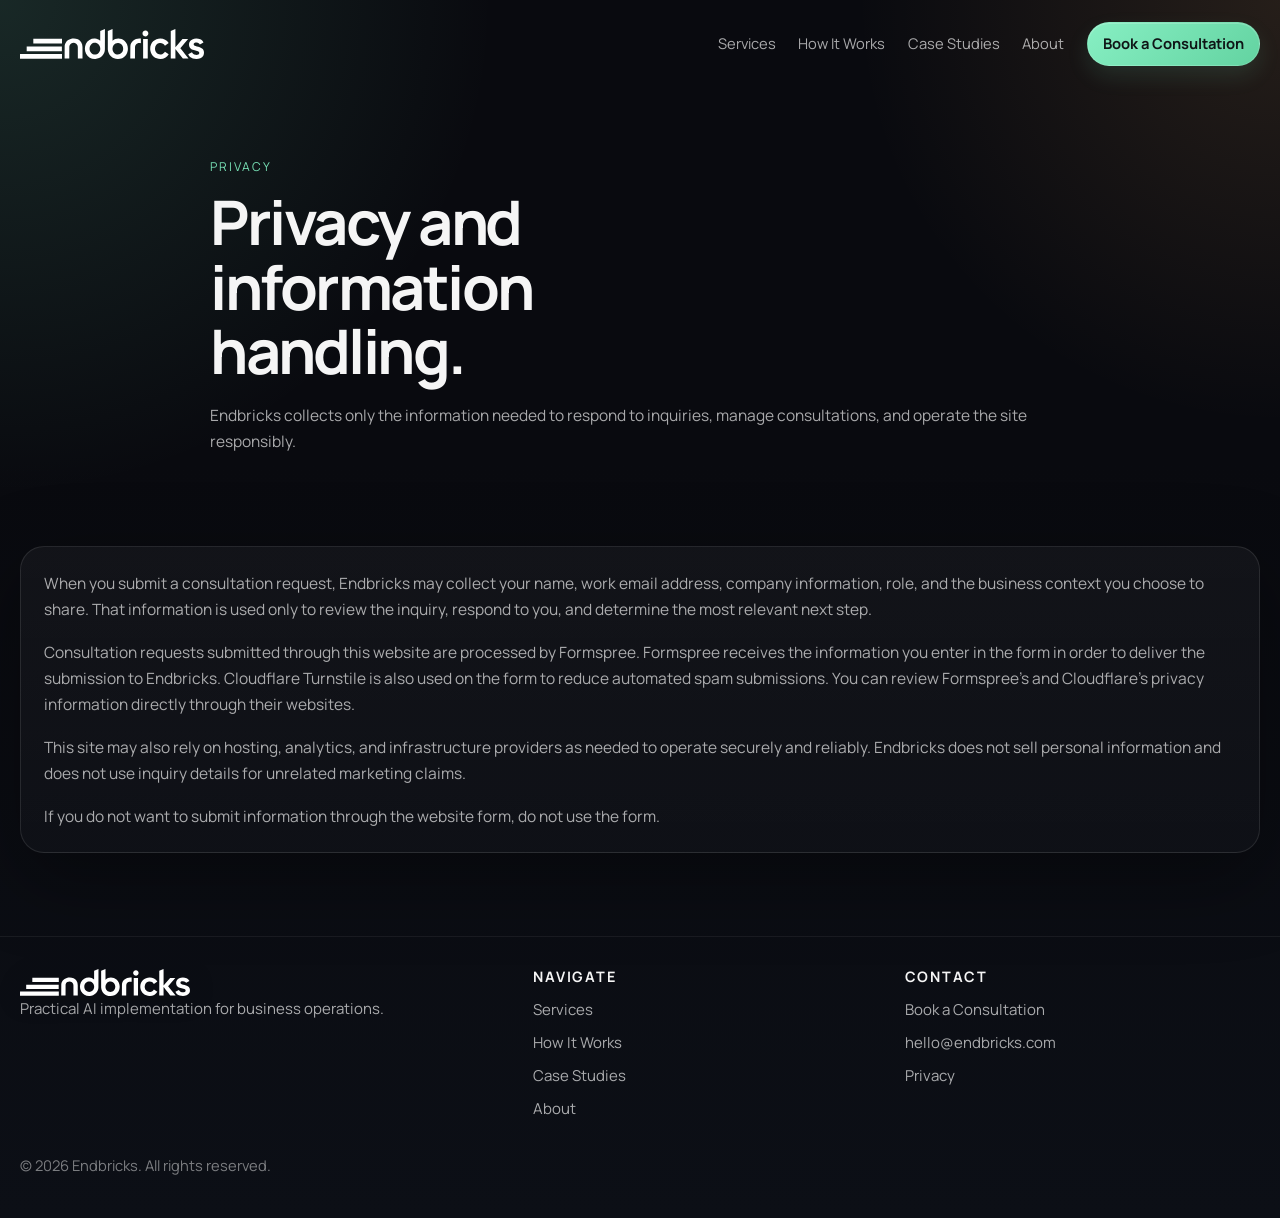
<file: privacy/index.html>
<!DOCTYPE html>
<html lang="en">
<head>
  <meta charset="UTF-8">
  <meta name="viewport" content="width=device-width, initial-scale=1.0">
  <title>Privacy | Endbricks</title>
  <meta name="description" content="Privacy information for Endbricks website inquiries and site usage.">
  <link rel="icon" type="image/png" href="/assets/favicon.png">
  <link rel="apple-touch-icon" href="/assets/favicon.png">
  <script async src="https://www.googletagmanager.com/gtag/js?id=G-JJDKJ7ST23"></script>
  <script>
    window.dataLayer = window.dataLayer || [];
    function gtag(){dataLayer.push(arguments);}
    gtag('js', new Date());

    gtag('config', 'G-JJDKJ7ST23');
  </script>
  <link rel="canonical" href="https://endbricks.com/privacy/">
  <meta property="og:site_name" content="Endbricks">
  <meta property="og:type" content="website">
  <meta property="og:title" content="Privacy | Endbricks">
  <meta property="og:description" content="Privacy information for Endbricks website inquiries and site usage.">
  <meta property="og:url" content="https://endbricks.com/privacy/">
  <meta property="og:image" content="https://endbricks.com/assets/endbricks-logo-color.svg">
  <meta property="og:image:alt" content="Endbricks logo">
  <meta name="twitter:card" content="summary_large_image">
  <meta name="twitter:title" content="Privacy | Endbricks">
  <meta name="twitter:description" content="Privacy information for Endbricks website inquiries and site usage.">
  <meta name="twitter:image" content="https://endbricks.com/assets/endbricks-logo-color.svg">
  <script type="application/ld+json">
    {
      "@context": "https://schema.org",
      "@type": "WebPage",
      "name": "Privacy",
      "url": "https://endbricks.com/privacy/",
      "description": "Privacy information for Endbricks website inquiries and site usage.",
      "isPartOf": {
        "@type": "WebSite",
        "name": "Endbricks",
        "url": "https://endbricks.com/"
      }
    }
  </script>
  <link rel="preconnect" href="https://fonts.googleapis.com">
  <link rel="preconnect" href="https://fonts.gstatic.com" crossorigin>
  <link href="https://fonts.googleapis.com/css2?family=Manrope:wght@400;500;600;700;800&display=swap" rel="stylesheet">
  <link rel="stylesheet" href="/assets/css/styles.css">
</head>
<body>
  <div class="site-shell">
    <header class="site-header">
      <div class="container header-inner">
        <a class="brand" href="/"><img src="/assets/endbricks-logo-white.svg" alt="Endbricks"></a>
        <button class="nav-toggle" type="button" aria-expanded="false" aria-controls="site-nav"><span></span><span></span></button>
        <nav id="site-nav" class="site-nav" aria-label="Main">
          <a href="/services/">Services</a>
          <a href="/how-it-works/">How It Works</a>
          <a href="/case-studies/">Case Studies</a>
          <a href="/about/">About</a>
          <a href="/contact/" class="button button-primary button-small">Book a Consultation</a>
        </nav>
      </div>
    </header>

    <main>
      <section class="page-hero">
        <div class="container narrow">
          <p class="eyebrow">Privacy</p>
          <h1>Privacy and information handling.</h1>
          <p class="hero-lead">Endbricks collects only the information needed to respond to inquiries, manage consultations, and operate the site responsibly.</p>
        </div>
      </section>

      <section class="section">
        <div class="container card body-large">
          <p>When you submit a consultation request, Endbricks may collect your name, work email address, company information, role, and the business context you choose to share. That information is used only to review the inquiry, respond to you, and determine the most relevant next step.</p>
          <p>Consultation requests submitted through this website are processed by Formspree. Formspree receives the information you enter in the form in order to deliver the submission to Endbricks. Cloudflare Turnstile is also used on the form to reduce automated spam submissions. You can review Formspree’s and Cloudflare’s privacy information directly through their websites.</p>
          <p>This site may also rely on hosting, analytics, and infrastructure providers as needed to operate securely and reliably. Endbricks does not sell personal information and does not use inquiry details for unrelated marketing claims.</p>
          <p>If you do not want to submit information through the website form, do not use the form.</p>
        </div>
      </section>
    </main>

    <footer class="site-footer">
      <div class="container footer-grid">
        <div><a class="brand footer-brand" href="/"><img src="/assets/endbricks-logo-white.svg" alt="Endbricks"></a><p>Practical AI implementation for business operations.</p></div>
        <div><h3>Navigate</h3><ul><li><a href="/services/">Services</a></li><li><a href="/how-it-works/">How It Works</a></li><li><a href="/case-studies/">Case Studies</a></li><li><a href="/about/">About</a></li></ul></div>
        <div><h3>Contact</h3><ul><li><a href="/contact/">Book a Consultation</a></li><li><a href="mailto:hello@endbricks.com">hello@endbricks.com</a></li><li><a href="/privacy/">Privacy</a></li></ul></div>
      </div>
      <div class="container footer-meta"><p>&copy; <span data-year></span> Endbricks. All rights reserved.</p></div>
    </footer>
  </div>
  <script src="/assets/js/site.js"></script>
</body>
</html>
</file>
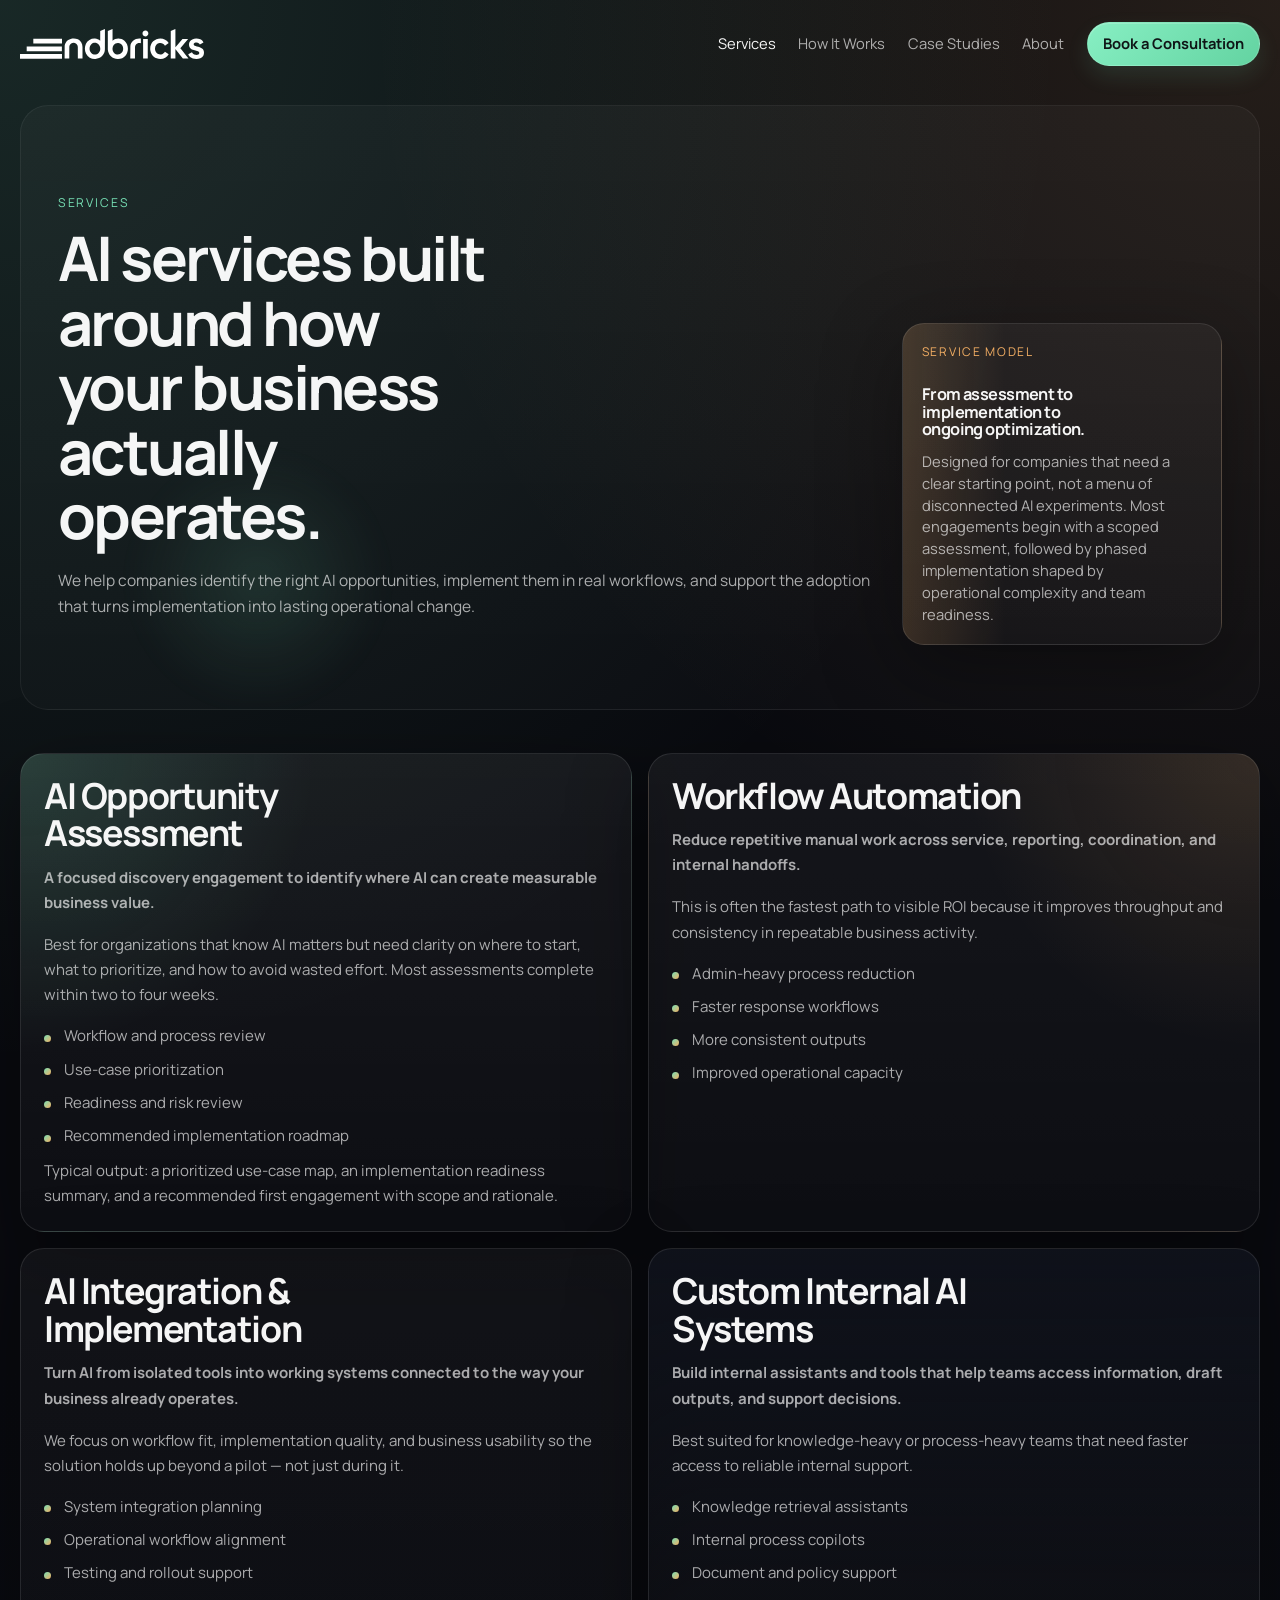
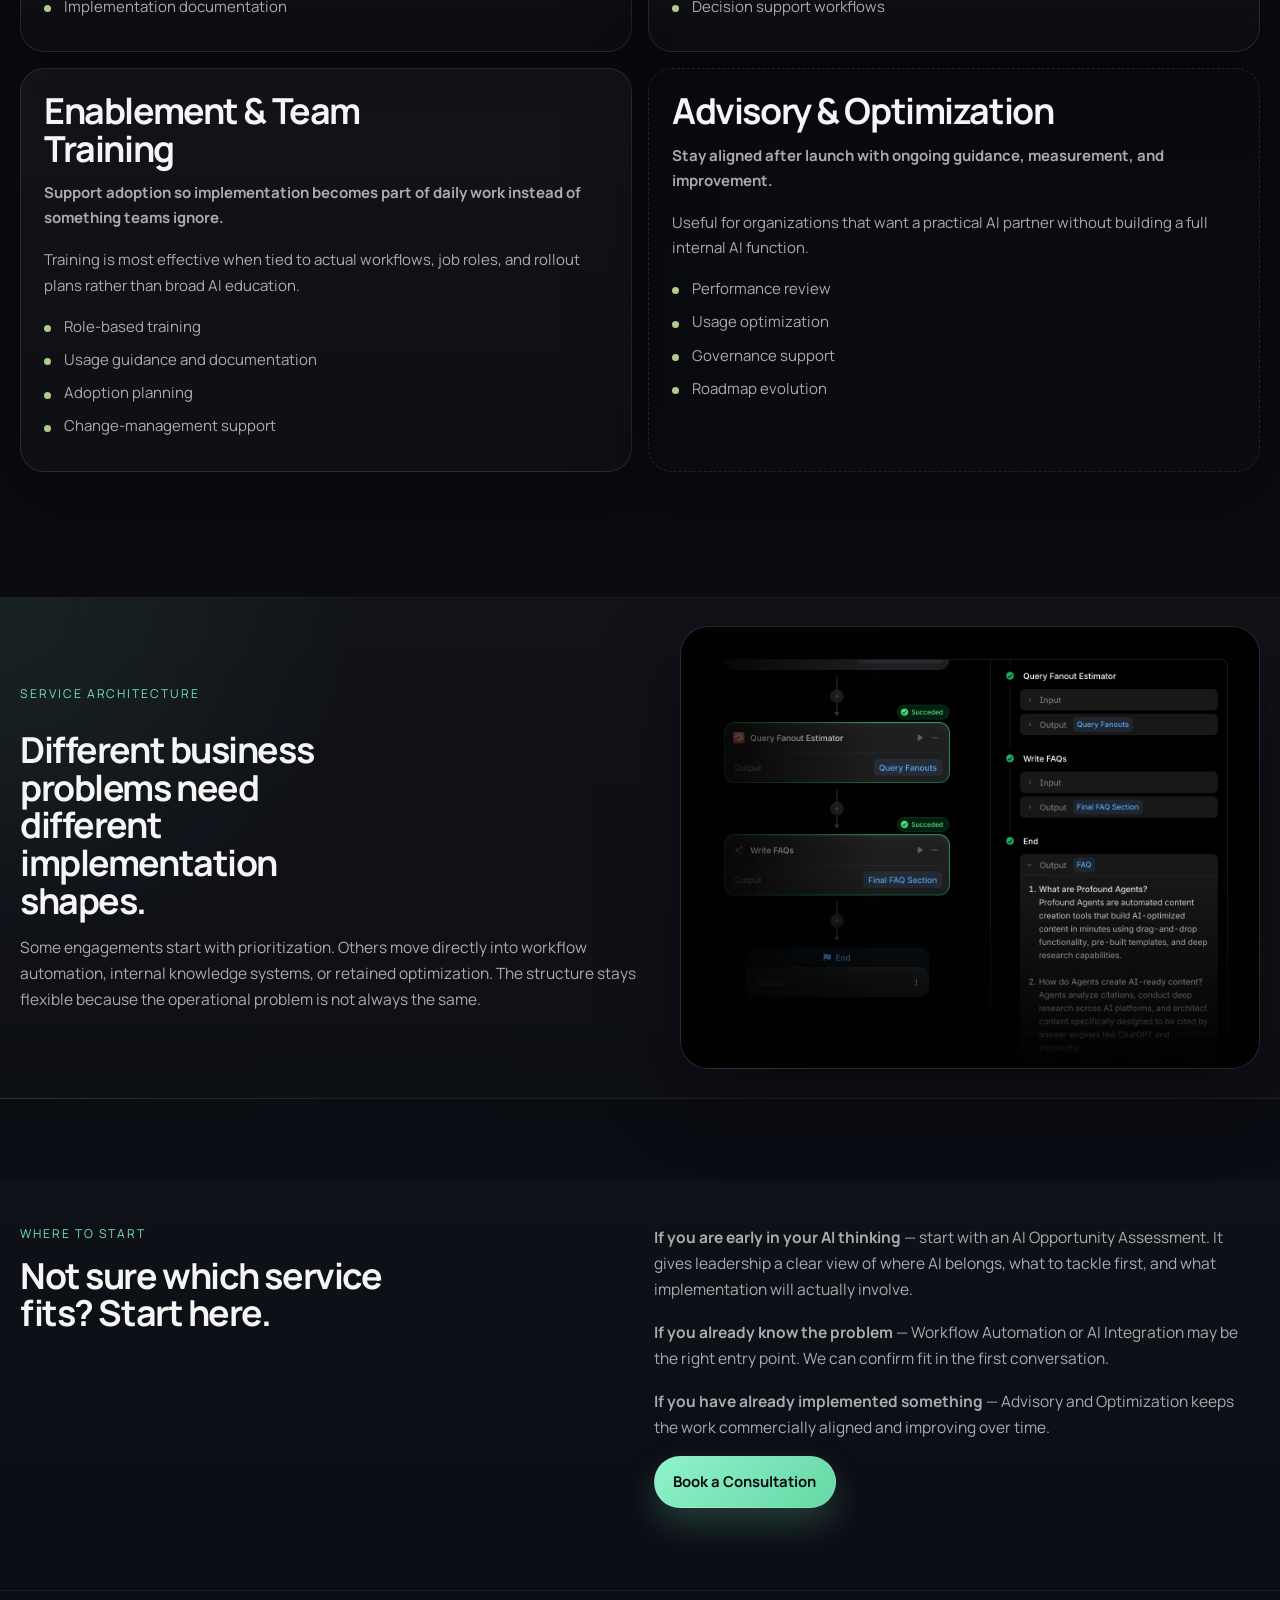
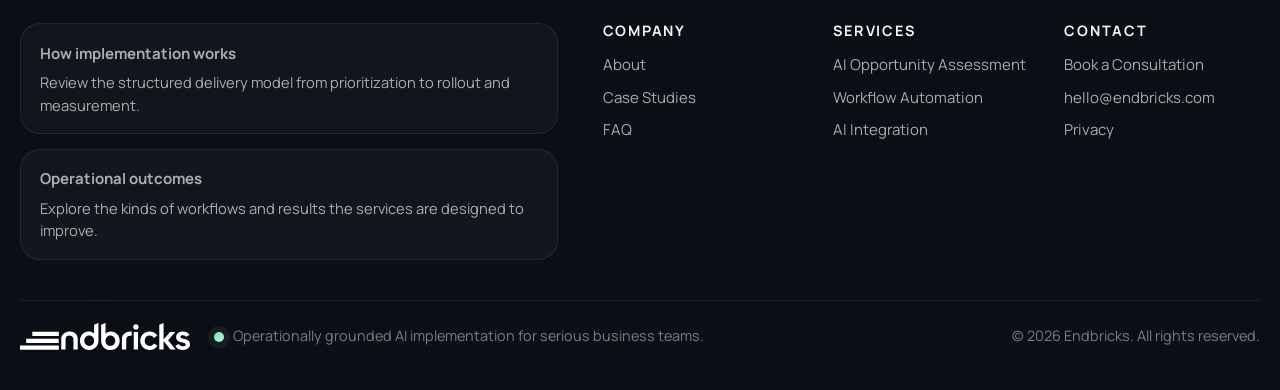
<file: services/index.html>
<!DOCTYPE html>
<html lang="en">
<head>
  <meta charset="UTF-8">
  <meta name="viewport" content="width=device-width, initial-scale=1.0">
  <title>Services | Endbricks</title>
  <meta name="description" content="Explore Endbricks services for AI opportunity assessment, workflow automation, integration, internal systems, enablement, and ongoing optimization.">
  <link rel="icon" type="image/png" href="/assets/favicon.png">
  <link rel="apple-touch-icon" href="/assets/favicon.png">
  <script async src="https://www.googletagmanager.com/gtag/js?id=G-JJDKJ7ST23"></script>
  <script>
    window.dataLayer = window.dataLayer || [];
    function gtag(){dataLayer.push(arguments);}
    gtag('js', new Date());

    gtag('config', 'G-JJDKJ7ST23');
  </script>
  <link rel="canonical" href="https://endbricks.com/services/">
  <meta property="og:site_name" content="Endbricks">
  <meta property="og:type" content="website">
  <meta property="og:title" content="Services | Endbricks">
  <meta property="og:description" content="Explore Endbricks services for AI opportunity assessment, workflow automation, integration, internal systems, enablement, and ongoing optimization.">
  <meta property="og:url" content="https://endbricks.com/services/">
  <meta property="og:image" content="https://endbricks.com/assets/ai-agent-workflow-builder.webp">
  <meta property="og:image:alt" content="AI workflow builder interface representing service architecture">
  <meta name="twitter:card" content="summary_large_image">
  <meta name="twitter:title" content="Services | Endbricks">
  <meta name="twitter:description" content="Explore Endbricks services for AI opportunity assessment, workflow automation, integration, internal systems, enablement, and ongoing optimization.">
  <meta name="twitter:image" content="https://endbricks.com/assets/ai-agent-workflow-builder.webp">
  <script type="application/ld+json">
    {
      "@context": "https://schema.org",
      "@type": "Service",
      "name": "AI Implementation Services",
      "serviceType": "AI implementation, workflow automation, and business operations integration",
      "provider": {
        "@type": "Organization",
        "name": "Endbricks",
        "url": "https://endbricks.com/"
      },
      "url": "https://endbricks.com/services/",
      "description": "Endbricks helps companies identify practical AI opportunities, implement them in real workflows, and support adoption across the business."
    }
  </script>
  <link rel="preconnect" href="https://fonts.googleapis.com">
  <link rel="preconnect" href="https://fonts.gstatic.com" crossorigin>
  <link href="https://fonts.googleapis.com/css2?family=Manrope:wght@400;500;600;700;800&display=swap" rel="stylesheet">
  <link rel="stylesheet" href="/assets/css/styles.css">
</head>
<body>
  <div class="site-shell">
    <header class="site-header">
      <div class="container header-inner">
        <a class="brand" href="/"><img src="/assets/endbricks-logo-white.svg" alt="Endbricks"></a>
        <button class="nav-toggle" type="button" aria-expanded="false" aria-controls="site-nav"><span></span><span></span></button>
        <nav id="site-nav" class="site-nav" aria-label="Main">
          <a href="/services/" aria-current="page">Services</a>
          <a href="/how-it-works/">How It Works</a>
          <a href="/case-studies/">Case Studies</a>
          <a href="/about/">About</a>
          <a href="/contact/" class="button button-primary button-small">Book a Consultation</a>
        </nav>
      </div>
    </header>

    <main>
      <section class="page-hero page-hero-services">
        <div class="container page-hero-grid">
          <div class="narrow">
            <p class="eyebrow">Services</p>
            <h1>AI services built around how your business actually operates.</h1>
            <p class="hero-lead">We help companies identify the right AI opportunities, implement them in real workflows, and support the adoption that turns implementation into lasting operational change.</p>
          </div>
          <div class="page-side-panel">
            <p class="panel-kicker">Service model</p>
            <h3>From assessment to implementation to ongoing optimization.</h3>
            <p>Designed for companies that need a clear starting point, not a menu of disconnected AI experiments. Most engagements begin with a scoped assessment, followed by phased implementation shaped by operational complexity and team readiness.</p>
          </div>
        </div>
      </section>

      <section class="section section-service-mix">
        <div class="container card-grid">
          <article class="card service-card-large service-card-featured">
            <h2>AI Opportunity Assessment</h2>
            <p class="service-lead">A focused discovery engagement to identify where AI can create measurable business value.</p>
            <p>Best for organizations that know AI matters but need clarity on where to start, what to prioritize, and how to avoid wasted effort. Most assessments complete within two to four weeks.</p>
            <ul class="check-list">
              <li>Workflow and process review</li>
              <li>Use-case prioritization</li>
              <li>Readiness and risk review</li>
              <li>Recommended implementation roadmap</li>
            </ul>
            <p>Typical output: a prioritized use-case map, an implementation readiness summary, and a recommended first engagement with scope and rationale.</p>
          </article>
          <article class="card service-card-large service-card-warm">
            <h2>Workflow Automation</h2>
            <p class="service-lead">Reduce repetitive manual work across service, reporting, coordination, and internal handoffs.</p>
            <p>This is often the fastest path to visible ROI because it improves throughput and consistency in repeatable business activity.</p>
            <ul class="check-list">
              <li>Admin-heavy process reduction</li>
              <li>Faster response workflows</li>
              <li>More consistent outputs</li>
              <li>Improved operational capacity</li>
            </ul>
          </article>
          <article class="card service-card-large">
            <h2>AI Integration &amp; Implementation</h2>
            <p class="service-lead">Turn AI from isolated tools into working systems connected to the way your business already operates.</p>
            <p>We focus on workflow fit, implementation quality, and business usability so the solution holds up beyond a pilot — not just during it.</p>
            <ul class="check-list">
              <li>System integration planning</li>
              <li>Operational workflow alignment</li>
              <li>Testing and rollout support</li>
              <li>Implementation documentation</li>
            </ul>
          </article>
          <article class="card service-card-large service-card-dark">
            <h2>Custom Internal AI Systems</h2>
            <p class="service-lead">Build internal assistants and tools that help teams access information, draft outputs, and support decisions.</p>
            <p>Best suited for knowledge-heavy or process-heavy teams that need faster access to reliable internal support.</p>
            <ul class="check-list">
              <li>Knowledge retrieval assistants</li>
              <li>Internal process copilots</li>
              <li>Document and policy support</li>
              <li>Decision support workflows</li>
            </ul>
          </article>
          <article class="card service-card-large">
            <h2>Enablement &amp; Team Training</h2>
            <p class="service-lead">Support adoption so implementation becomes part of daily work instead of something teams ignore.</p>
            <p>Training is most effective when tied to actual workflows, job roles, and rollout plans rather than broad AI education.</p>
            <ul class="check-list">
              <li>Role-based training</li>
              <li>Usage guidance and documentation</li>
              <li>Adoption planning</li>
              <li>Change-management support</li>
            </ul>
          </article>
          <article class="card service-card-large service-card-outline">
            <h2>Advisory &amp; Optimization</h2>
            <p class="service-lead">Stay aligned after launch with ongoing guidance, measurement, and improvement.</p>
            <p>Useful for organizations that want a practical AI partner without building a full internal AI function.</p>
            <ul class="check-list">
              <li>Performance review</li>
              <li>Usage optimization</li>
              <li>Governance support</li>
              <li>Roadmap evolution</li>
            </ul>
          </article>
        </div>
      </section>

      <section class="section section-bleed">
        <div class="band-shell band-shell-soft">
        <div class="container split-showcase">
          <div class="showcase-copy">
            <p class="eyebrow">Service architecture</p>
            <h2>Different business problems need different implementation shapes.</h2>
            <p class="body-large">Some engagements start with prioritization. Others move directly into workflow automation, internal knowledge systems, or retained optimization. The structure stays flexible because the operational problem is not always the same.</p>
          </div>
          <div class="showcase-visual image-stage image-stage-dark">
            <img src="/assets/ai-agent-workflow-builder.webp" alt="AI workflow builder interface showing automated business process steps">
          </div>
        </div>
        </div>
      </section>

      <section class="section section-contrast">
        <div class="container split-section">
          <div>
            <p class="eyebrow">Where to start</p>
            <h2>Not sure which service fits? Start here.</h2>
          </div>
          <div class="body-large">
            <p><strong>If you are early in your AI thinking</strong> — start with an AI Opportunity Assessment. It gives leadership a clear view of where AI belongs, what to tackle first, and what implementation will actually involve.</p>
            <p><strong>If you already know the problem</strong> — Workflow Automation or AI Integration may be the right entry point. We can confirm fit in the first conversation.</p>
            <p><strong>If you have already implemented something</strong> — Advisory and Optimization keeps the work commercially aligned and improving over time.</p>
            <a class="button button-primary" href="/contact/">Book a Consultation</a>
          </div>
        </div>
      </section>
    </main>

    <footer class="site-footer site-footer-rich">
      <div class="container footer-top">
        <div class="footer-featured">
          <a class="footer-feature-card" href="/how-it-works/">
            <div>
              <strong>How implementation works</strong>
              <p>Review the structured delivery model from prioritization to rollout and measurement.</p>
            </div>
          </a>
          <a class="footer-feature-card" href="/case-studies/">
            <div>
              <strong>Operational outcomes</strong>
              <p>Explore the kinds of workflows and results the services are designed to improve.</p>
            </div>
          </a>
        </div>
        <div class="footer-link-columns">
          <div>
            <h3>Company</h3>
            <ul>
              <li><a href="/about/">About</a></li>
              <li><a href="/case-studies/">Case Studies</a></li>
              <li><a href="/faq/">FAQ</a></li>
            </ul>
          </div>
          <div>
            <h3>Services</h3>
            <ul>
              <li><a href="/services/">AI Opportunity Assessment</a></li>
              <li><a href="/services/">Workflow Automation</a></li>
              <li><a href="/services/">AI Integration</a></li>
            </ul>
          </div>
          <div>
            <h3>Contact</h3>
            <ul>
              <li><a href="/contact/">Book a Consultation</a></li>
              <li><a href="mailto:hello@endbricks.com">hello@endbricks.com</a></li>
              <li><a href="/privacy/">Privacy</a></li>
            </ul>
          </div>
        </div>
      </div>
      <div class="container footer-bottom">
        <a class="brand footer-brand" href="/"><img src="/assets/endbricks-logo-white.svg" alt="Endbricks"></a>
        <p class="footer-status"><span class="status-dot" aria-hidden="true"></span>Operationally grounded AI implementation for serious business teams.</p>
        <p class="footer-copyright">&copy; <span data-year></span> Endbricks. All rights reserved.</p>
      </div>
    </footer>
  </div>
  <script src="/assets/js/site.js"></script>
</body>
</html>
</file>
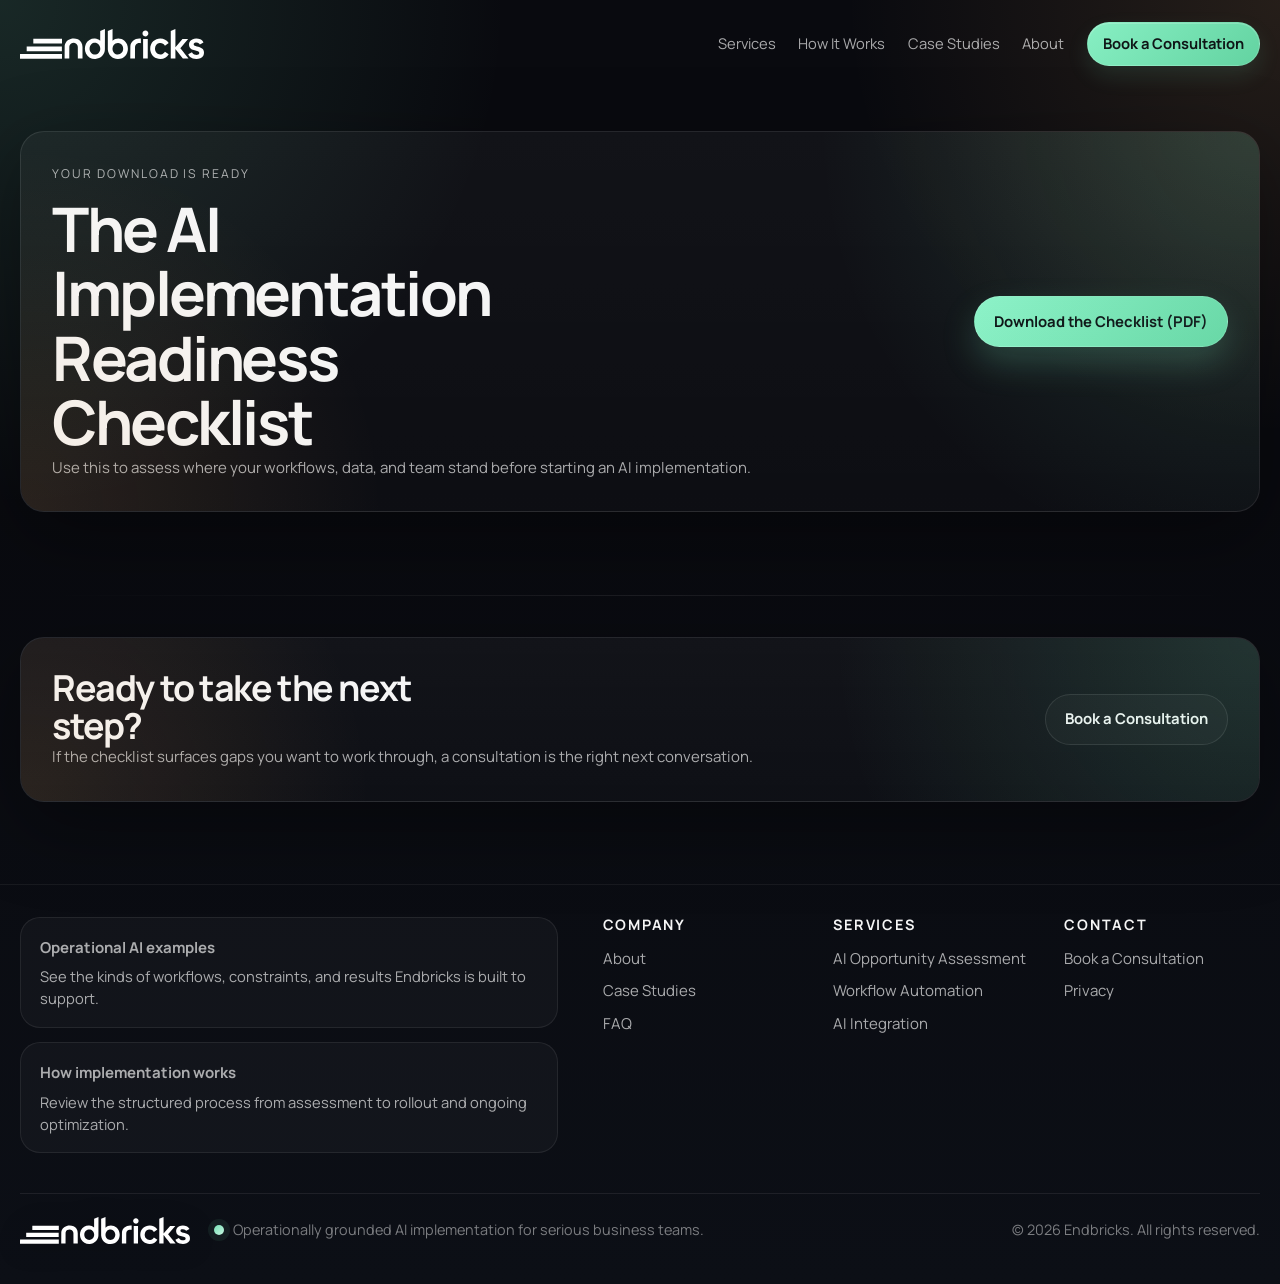
<file: checklist/thank-you/index.html>
<!DOCTYPE html>
<html lang="en">
<head>
  <meta charset="UTF-8">
  <meta name="viewport" content="width=device-width, initial-scale=1.0">
  <title>Your Checklist is Ready | Endbricks</title>
  <meta name="robots" content="noindex">
  <link rel="icon" type="image/png" href="/assets/favicon.png">
  <link rel="apple-touch-icon" href="/assets/favicon.png">
  <script async src="https://www.googletagmanager.com/gtag/js?id=G-JJDKJ7ST23"></script>
  <script>
    window.dataLayer = window.dataLayer || [];
    function gtag(){dataLayer.push(arguments);}
    gtag('js', new Date());

    gtag('config', 'G-JJDKJ7ST23');
  </script>
  <link rel="preconnect" href="https://fonts.googleapis.com">
  <link rel="preconnect" href="https://fonts.gstatic.com" crossorigin>
  <link href="https://fonts.googleapis.com/css2?family=Manrope:wght@400;500;600;700;800&display=swap" rel="stylesheet">
  <link rel="stylesheet" href="/assets/css/styles.css">
</head>
<body>
  <div class="site-shell">
    <header class="site-header">
      <div class="container header-inner">
        <a class="brand" href="/"><img src="/assets/endbricks-logo-white.svg" alt="Endbricks"></a>
        <button class="nav-toggle" type="button" aria-expanded="false" aria-controls="site-nav"><span></span><span></span></button>
        <nav id="site-nav" class="site-nav" aria-label="Main">
          <a href="/services/">Services</a>
          <a href="/how-it-works/">How It Works</a>
          <a href="/case-studies/">Case Studies</a>
          <a href="/about/">About</a>
          <a href="/contact/" class="button button-primary button-small">Book a Consultation</a>
        </nav>
      </div>
    </header>

    <main>
      <section class="section">
        <div class="container">
          <div class="cta-band">
            <div>
              <p class="eyebrow">Your download is ready</p>
              <h1>The AI Implementation Readiness Checklist</h1>
              <p>Use this to assess where your workflows, data, and team stand before starting an AI implementation.</p>
            </div>
            <div class="cta-band-actions">
              <a class="button button-primary" href="/assets/checklist-ai-readiness.pdf" download>Download the Checklist (PDF)</a>
            </div>
          </div>
        </div>
      </section>

      <section class="section">
        <div class="container">
          <div class="cta-band">
            <div>
              <h2>Ready to take the next step?</h2>
              <p>If the checklist surfaces gaps you want to work through, a consultation is the right next conversation.</p>
            </div>
            <div class="cta-band-actions">
              <a class="button button-secondary" href="/contact/">Book a Consultation</a>
            </div>
          </div>
        </div>
      </section>
    </main>

    <footer class="site-footer site-footer-rich">
      <div class="container footer-top">
        <div class="footer-featured">
          <a class="footer-feature-card" href="/case-studies/">
            <div>
              <strong>Operational AI examples</strong>
              <p>See the kinds of workflows, constraints, and results Endbricks is built to support.</p>
            </div>
          </a>
          <a class="footer-feature-card" href="/how-it-works/">
            <div>
              <strong>How implementation works</strong>
              <p>Review the structured process from assessment to rollout and ongoing optimization.</p>
            </div>
          </a>
        </div>
        <div class="footer-link-columns">
          <div>
            <h3>Company</h3>
            <ul>
              <li><a href="/about/">About</a></li>
              <li><a href="/case-studies/">Case Studies</a></li>
              <li><a href="/faq/">FAQ</a></li>
            </ul>
          </div>
          <div>
            <h3>Services</h3>
            <ul>
              <li><a href="/services/">AI Opportunity Assessment</a></li>
              <li><a href="/services/">Workflow Automation</a></li>
              <li><a href="/services/">AI Integration</a></li>
            </ul>
          </div>
          <div>
            <h3>Contact</h3>
            <ul>
              <li><a href="/contact/">Book a Consultation</a></li>
              <li><a href="/privacy/">Privacy</a></li>
            </ul>
          </div>
        </div>
      </div>
      <div class="container footer-bottom">
        <a class="brand footer-brand" href="/"><img src="/assets/endbricks-logo-white.svg" alt="Endbricks"></a>
        <p class="footer-status"><span class="status-dot" aria-hidden="true"></span>Operationally grounded AI implementation for serious business teams.</p>
        <p class="footer-copyright">&copy; <span data-year></span> Endbricks. All rights reserved.</p>
      </div>
    </footer>
  </div>
  <script src="/assets/js/site.js"></script>
</body>
</html>
</file>
<file: assets/css/styles.css>
:root {
  --bg: #090a0f;
  --bg-soft: #10121a;
  --bg-card: rgba(20, 22, 31, 0.88);
  --bg-card-strong: #121521;
  --bg-panel: #151321;
  --surface-border: rgba(255, 255, 255, 0.1);
  --surface-border-strong: rgba(255, 255, 255, 0.18);
  --text: rgba(255, 255, 255, 0.96);
  --text-soft: rgba(255, 255, 255, 0.65);
  --text-dim: rgba(255, 255, 255, 0.46);
  --accent: #77e0b5;
  --accent-2: #f4af64;
  --shadow: 0 24px 80px rgba(0, 0, 0, 0.38);
  --radius: 24px;
  --radius-sm: 16px;
  --container: 1240px;
}

*,
*::before,
*::after {
  box-sizing: border-box;
}

html {
  scroll-behavior: smooth;
}

body {
  margin: 0;
  font-family: "Text Node", "Manrope", sans-serif;
  font-size: 15px;
  background:
    radial-gradient(circle at top left, rgba(119, 224, 181, 0.14), transparent 28%),
    radial-gradient(circle at top right, rgba(244, 175, 100, 0.12), transparent 24%),
    linear-gradient(180deg, #090a0f 0%, #090a0f 38%, #0c0f16 100%);
  color: var(--text-soft);
  line-height: 1.6;
}

p {
  margin: 0 0 1.05rem;
  line-height: 1.68;
}

p:last-child {
  margin-bottom: 0;
}

body::before {
  content: "";
  position: fixed;
  inset: 0;
  pointer-events: none;
  background-image: linear-gradient(rgba(255, 255, 255, 0.025) 1px, transparent 1px);
  background-size: 100% 46px;
  mask-image: linear-gradient(180deg, rgba(0, 0, 0, 0.22), transparent 24%);
  opacity: 0.18;
}

img {
  max-width: 100%;
  display: block;
}

a {
  color: inherit;
  text-decoration: none;
}

main p a,
main li a,
main dd a,
footer p a,
.footer-meta a {
  color: rgba(255, 255, 255, 1);
  text-decoration: underline;
  text-decoration-color: rgba(255, 255, 255, 0.28);
  text-underline-offset: 0.16em;
}

button,
input,
textarea {
  font: inherit;
}

.container {
  width: min(calc(100% - 2.5rem), var(--container));
  margin: 0 auto;
}

.narrow {
  width: min(calc(100% - 2rem), 860px);
}

.site-shell {
  position: relative;
  overflow: clip;
  --header-offset: 88px;
}

.site-header {
  position: sticky;
  top: 0;
  z-index: 40;
  background: transparent;
  border-bottom: 1px solid transparent;
  backdrop-filter: none;
  transition: background 180ms ease, border-color 180ms ease, backdrop-filter 180ms ease;
}

.site-header.is-scrolled {
  background: rgba(9, 10, 15, 0.7);
  border-bottom-color: rgba(255, 255, 255, 0.06);
  backdrop-filter: blur(14px);
}

.header-inner {
  display: flex;
  align-items: center;
  justify-content: space-between;
  gap: 1rem;
  min-height: 88px;
}

.brand img {
  width: 184px;
  height: auto;
}

.site-nav {
  display: flex;
  align-items: center;
  gap: 1.4rem;
}

.site-nav > a {
  color: var(--text-soft);
  font-size: 0.92rem;
  transition: color 160ms ease;
}

.site-nav > a:hover,
.site-nav > a[aria-current="page"] {
  color: var(--text);
}

.nav-toggle {
  display: none;
  width: 48px;
  height: 48px;
  border: 1px solid var(--surface-border);
  border-radius: 999px;
  background: transparent;
  color: var(--text);
}

.nav-toggle span {
  display: block;
  width: 18px;
  height: 2px;
  background: currentColor;
  margin: 5px auto;
}

.hero,
.page-hero {
  position: relative;
}

.hero {
  padding: 2rem 0 3rem;
}

.home-page .hero {
  margin-top: 0;
  padding-top: 0;
}

.home-page .site-header {
  position: fixed;
  top: 0;
  left: 0;
  right: 0;
}

.page-hero {
  padding: 4.25rem 0 1.5rem;
}

.eyebrow {
  margin: 0 0 0.8rem;
  text-transform: uppercase;
  letter-spacing: 0.16em;
  font-size: 0.76rem;
  color: var(--accent);
}

h1,
h2,
h3 {
  margin: 0;
  line-height: 1.05;
  letter-spacing: -0.04em;
  font-family: "Manrope", sans-serif;
  color: var(--text);
}

h1 {
  font-size: clamp(2.2rem, 4.8vw, 4rem);
  max-width: 11ch;
}

h2 {
  font-size: clamp(1.5rem, 2.8vw, 2.35rem);
  max-width: 16ch;
}

h3 {
  font-size: 1rem;
}

.hero-lead,
.body-large p,
.cta-band p,
.section-heading p,
.card p,
.timeline-item p,
.case-study-card p {
  color: var(--text-soft);
}

.hero-lead,
.body-large {
  font-size: 0.97rem;
}

.hero-content h1,
.page-hero h1 {
  margin-bottom: 1.2rem;
}

.hero-content .hero-lead,
.page-hero .hero-lead {
  margin: 0 0 1.6rem;
  line-height: 1.65;
}

.hero-actions,
.section-actions,
.cta-band-actions {
  display: flex;
  flex-wrap: wrap;
  gap: 0.9rem;
}

.hero-actions-centered,
.proof-inline-centered {
  justify-content: center;
}

.hero-note {
  margin-top: 1.35rem;
  padding: 0.9rem 1rem;
  max-width: 42rem;
  border: 1px solid rgba(255, 255, 255, 0.08);
  border-radius: 16px;
  background: rgba(255, 255, 255, 0.03);
  color: var(--text-soft);
}

.hero-note-centered {
  margin: 2.15rem auto 0;
  text-align: center;
}

.hero-note strong {
  color: var(--text);
}

.proof-inline,
.metric-row {
  display: flex;
  flex-wrap: wrap;
  gap: 0.85rem 1.4rem;
  margin-top: 1.4rem;
  color: var(--text-dim);
  font-size: 0.95rem;
}

.proof-inline span::before,
.metric-row span::before {
  content: "";
  display: inline-block;
  width: 8px;
  height: 8px;
  margin-right: 0.65rem;
  border-radius: 50%;
  background: linear-gradient(135deg, var(--accent), var(--accent-2));
}

.button {
  display: inline-flex;
  align-items: center;
  justify-content: center;
  min-height: 46px;
  padding: 0.8rem 1.18rem;
  border-radius: 999px;
  border: 1px solid transparent;
  font-weight: 700;
  font-size: 0.93rem;
  transition: transform 160ms ease, border-color 160ms ease, background 160ms ease;
}

.button:hover {
  transform: translateY(-1px);
}

.button-small {
  min-height: 38px;
  padding: 0.58rem 0.95rem;
}

.button-primary {
  color: #0a0c10;
  background: linear-gradient(135deg, #8ef3c9, #67d7a5);
  border-color: rgba(255, 255, 255, 0.12);
  box-shadow: 0 16px 34px rgba(119, 224, 181, 0.22);
}

.site-header .button-primary {
  color: rgba(10, 12, 16, 0.96);
  background: linear-gradient(135deg, #87efc3, #63d3a1);
  border-color: rgba(255, 255, 255, 0.12);
  box-shadow:
    0 10px 22px rgba(119, 224, 181, 0.12),
    inset 0 1px 0 rgba(255, 255, 255, 0.18);
}

.site-header .button-primary:hover {
  background: linear-gradient(135deg, #92f4cc, #6edbac);
  box-shadow:
    0 12px 24px rgba(119, 224, 181, 0.14),
    inset 0 1px 0 rgba(255, 255, 255, 0.2);
}

.button-secondary {
  background: rgba(255, 255, 255, 0.03);
  border-color: var(--surface-border);
  color: var(--text);
}

.button-dark {
  background: rgba(15, 18, 27, 0.74);
  border-color: rgba(255, 255, 255, 0.12);
}

.button-secondary:hover {
  border-color: var(--surface-border-strong);
  background: rgba(255, 255, 255, 0.05);
}

.text-link {
  color: var(--accent);
  font-weight: 700;
}

.card,
.cta-band,
.logo-band,
.timeline-item,
.process-step {
  background: linear-gradient(180deg, rgba(255, 255, 255, 0.04), rgba(255, 255, 255, 0.02));
  border: 1px solid var(--surface-border);
  border-radius: var(--radius);
  box-shadow: var(--shadow);
}

.lift-card,
.timeline-item,
.process-step,
.cta-band,
.hero-panel {
  transition: transform 180ms ease, border-color 180ms ease, background 180ms ease;
}

.lift-card:hover,
.timeline-item:hover,
.process-step:hover {
  transform: translateY(-3px);
  border-color: rgba(255, 255, 255, 0.16);
}

.card,
.timeline-item,
.process-step {
  padding: 1.45rem;
}

.card-muted {
  padding: 1.2rem 1.5rem;
  background: rgba(255, 255, 255, 0.03);
}

.logo-band {
  position: relative;
  overflow: hidden;
}

.logo-band-editorial {
  display: grid;
  grid-template-columns: minmax(0, 1.1fr) minmax(0, 0.9fr);
  gap: 1.2rem;
  align-items: end;
}

.logo-band-statement {
  max-width: 28rem;
  margin: 0;
  font-size: 1.12rem;
  line-height: 1.35;
  color: var(--text);
}

.logo-band::after {
  content: "";
  position: absolute;
  inset: auto -10% -80% auto;
  width: 280px;
  height: 280px;
  border-radius: 50%;
  background: radial-gradient(circle, rgba(119, 224, 181, 0.14), transparent 70%);
}

.hero-panel {
  padding: 1.8rem;
}

.panel-kicker {
  margin: 0 0 0.75rem;
  color: var(--accent-2);
  text-transform: uppercase;
  letter-spacing: 0.14em;
  font-size: 0.75rem;
}

.panel-list,
.check-list,
.site-footer ul {
  list-style: none;
  padding: 0;
  margin: 0;
}

.panel-list li,
.check-list li {
  position: relative;
  padding-left: 1.25rem;
  margin: 0.6rem 0;
  line-height: 1.58;
  color: var(--text-soft);
}

.panel-list li::before,
.check-list li::before {
  content: "";
  position: absolute;
  left: 0;
  top: 0.65rem;
  width: 7px;
  height: 7px;
  border-radius: 50%;
  background: linear-gradient(135deg, var(--accent), var(--accent-2));
}

.stat-grid,
.card-grid,
.outcome-grid,
.footer-grid {
  display: grid;
  gap: 1rem;
}

.stat-grid {
  grid-template-columns: repeat(2, minmax(0, 1fr));
  margin-top: 1.5rem;
}

.stat-grid strong {
  display: block;
  margin-bottom: 0.2rem;
}

.stat-grid span {
  color: var(--text-dim);
  font-size: 0.95rem;
}

.section {
  padding: 2.65rem 0 5.15rem;
}

.section-bleed {
  padding-left: 0;
  padding-right: 0;
}

.band-shell {
  width: 100%;
  padding: 1.8rem 0;
  background: linear-gradient(180deg, rgba(255, 255, 255, 0.02), rgba(255, 255, 255, 0.01));
  border-top: 1px solid rgba(255, 255, 255, 0.06);
  border-bottom: 1px solid rgba(255, 255, 255, 0.06);
}

.band-shell-soft {
  background:
    radial-gradient(circle at top left, rgba(119, 224, 181, 0.08), transparent 26%),
    linear-gradient(180deg, rgba(255, 255, 255, 0.03), rgba(255, 255, 255, 0.015));
}

.section + .section {
  position: relative;
}

.section + .section::before {
  content: "";
  position: absolute;
  top: 0;
  left: 50%;
  transform: translateX(-50%);
  width: min(100% - 2rem, var(--container));
  height: 1px;
  background: linear-gradient(90deg, transparent, rgba(255, 255, 255, 0.08), transparent);
}

.section-bleed + .section::before,
.section + .section-bleed::before,
.section-bleed + .section-bleed::before {
  display: none;
}

.section-tight {
  padding-top: 0.5rem;
}

.section-contrast {
  background: linear-gradient(180deg, rgba(255, 255, 255, 0.02), transparent);
}

.section-heading {
  margin-bottom: 2.25rem;
}

.section-heading h2 {
  margin-bottom: 0.65rem;
}

.section-heading p {
  max-width: 42rem;
}

.page-hero-grid {
  display: grid;
  grid-template-columns: minmax(0, 1.1fr) 320px;
  gap: 1.5rem;
  align-items: end;
  position: relative;
  z-index: 1;
  padding: 2.25rem 2.35rem 2.6rem;
}

.page-hero-grid > .narrow {
  width: 100%;
  max-width: 860px;
}

.page-side-panel {
  display: grid;
  align-content: start;
  gap: 0.75rem;
  padding: 1.15rem;
  border: 1px solid var(--surface-border);
  border-radius: 22px;
  background:
    linear-gradient(90deg, rgba(244, 175, 100, 0.16), transparent 32%),
    linear-gradient(180deg, rgba(255, 255, 255, 0.045), rgba(255, 255, 255, 0.02));
  box-shadow: var(--shadow);
}

.page-side-panel h3 {
  font-size: 1.02rem;
  line-height: 1.08;
  letter-spacing: -0.035em;
  max-width: 16ch;
}

.page-side-panel p:not(.panel-kicker) {
  margin: 0;
  max-width: 28ch;
  font-size: 0.92rem;
  line-height: 1.48;
}

.page-side-panel-grid {
  display: grid;
  gap: 0.8rem;
  grid-template-columns: repeat(2, minmax(0, 1fr));
}

.page-side-panel-grid span {
  padding: 0.72rem 0.82rem;
  border-radius: 14px;
  background: rgba(255, 255, 255, 0.04);
  color: var(--text-soft);
  text-align: center;
  font-size: 0.95rem;
}

.split-section,
.split-feature {
  display: grid;
  grid-template-columns: repeat(2, minmax(0, 1fr));
  gap: 1.7rem;
  align-items: start;
}

.card-grid {
  grid-template-columns: repeat(2, minmax(0, 1fr));
}

.card-grid-four {
  grid-template-columns: repeat(4, minmax(0, 1fr));
}

.principles-grid {
  display: grid;
  grid-template-columns: repeat(4, minmax(0, 1fr));
  gap: 1.25rem;
}

.principle-item {
  display: grid;
  gap: 0.95rem;
  align-content: start;
  padding: 0.35rem 0;
}

.principle-icon {
  width: 46px;
  height: 46px;
  display: inline-flex;
  align-items: center;
  justify-content: center;
  border-radius: 14px;
  background:
    radial-gradient(circle at top left, rgba(119, 224, 181, 0.12), transparent 55%),
    rgba(255, 255, 255, 0.03);
  color: var(--accent);
  box-shadow: inset 0 0 0 1px rgba(255, 255, 255, 0.06);
}

.principle-icon svg {
  width: 22px;
  height: 22px;
}

.principle-copy h3 {
  margin-bottom: 0.45rem;
  font-size: 1rem;
  line-height: 1.12;
}

.principle-copy p {
  font-size: 0.9rem;
  line-height: 1.6;
}

.outcome-grid {
  grid-template-columns: repeat(4, minmax(0, 1fr));
}

.outcome-composition {
  display: grid;
  grid-template-columns: 1.4fr 1fr 1fr;
  gap: 1rem;
}

.outcome-card-large {
  grid-row: span 2;
  min-height: 100%;
}

.outcome-card {
  min-height: 190px;
}

.outcome-label {
  display: inline-block;
  margin-bottom: 1rem;
  color: var(--accent);
  font-size: 0.82rem;
  letter-spacing: 0.16em;
  text-transform: uppercase;
}

.editorial-quote {
  display: flex;
  align-items: center;
  justify-content: center;
  background:
    radial-gradient(circle at top right, rgba(244, 175, 100, 0.14), transparent 40%),
    linear-gradient(180deg, rgba(255, 255, 255, 0.06), rgba(255, 255, 255, 0.02));
}

.editorial-quote p {
  margin: 0;
  max-width: 14ch;
  text-align: center;
  font-family: "Manrope", sans-serif;
  font-weight: 700;
  font-size: clamp(1.15rem, 2vw, 1.8rem);
  line-height: 1.02;
  color: var(--text);
}

.editorial-quote-open {
  padding: 0.2rem 0;
  border: 0;
  border-radius: 0;
  background: transparent;
  box-shadow: none;
}

.process-grid {
  display: grid;
  grid-template-columns: repeat(5, minmax(0, 1fr));
  gap: 1rem;
}

.process-step {
  position: relative;
  min-height: 220px;
}

.process-step::after {
  content: "";
  position: absolute;
  inset: auto 1.6rem 1.3rem;
  height: 1px;
  background: linear-gradient(90deg, rgba(119, 224, 181, 0.25), transparent);
}

.process-step span,
.timeline-number {
  display: inline-flex;
  align-items: center;
  justify-content: center;
  width: 44px;
  height: 44px;
  border-radius: 50%;
  margin-bottom: 1rem;
  background: rgba(255, 255, 255, 0.06);
  color: var(--accent);
  font-weight: 800;
}

.process-board {
  display: grid;
  grid-template-columns: minmax(280px, 0.82fr) minmax(0, 1.18fr);
  gap: 1.4rem;
  align-items: start;
}

.process-board-intro {
  display: grid;
  gap: 1rem;
  align-content: start;
  position: sticky;
  top: 110px;
}

.process-board-intro h2 {
  max-width: 11ch;
}

.process-board-note {
  display: grid;
  gap: 0.45rem;
  padding-top: 0.9rem;
  border-top: 1px solid rgba(255, 255, 255, 0.08);
}

.process-board-note-label {
  color: var(--accent);
  font-size: 0.76rem;
  font-weight: 700;
  letter-spacing: 0.12em;
  text-transform: uppercase;
}

.process-board-note p {
  margin: 0;
}

.process-board-grid {
  display: grid;
  grid-template-columns: repeat(2, minmax(0, 1fr));
  gap: 1rem;
}

.process-card {
  display: grid;
  gap: 0.8rem;
  align-content: start;
  min-height: 100%;
  padding: 1.2rem;
  border-radius: 24px;
  border: 1px solid rgba(255, 255, 255, 0.08);
  background: linear-gradient(180deg, rgba(255, 255, 255, 0.045), rgba(255, 255, 255, 0.02));
  box-shadow: var(--shadow);
}

.process-card-measurement {
  grid-column: span 2;
}

.process-card-top {
  display: flex;
  align-items: center;
  justify-content: space-between;
  gap: 0.75rem;
}

.process-card-number {
  display: inline-flex;
  align-items: center;
  justify-content: center;
  width: 42px;
  height: 42px;
  border-radius: 14px;
  background: rgba(255, 255, 255, 0.04);
  box-shadow: inset 0 0 0 1px rgba(255, 255, 255, 0.08);
  color: var(--text);
  font-family: "Manrope", sans-serif;
  font-size: 0.8rem;
  font-weight: 800;
  letter-spacing: 0.08em;
}

.process-card-icon {
  width: 38px;
  height: 38px;
  display: inline-flex;
  align-items: center;
  justify-content: center;
  border-radius: 12px;
  color: var(--accent);
  background: radial-gradient(circle at top left, rgba(119, 224, 181, 0.14), transparent 58%), rgba(255, 255, 255, 0.03);
}

.process-card-icon svg {
  width: 20px;
  height: 20px;
}

.process-card h3 {
  font-size: 1.06rem;
  line-height: 1.08;
}

.process-card p {
  margin: 0;
  font-size: 0.9rem;
  line-height: 1.6;
}

.process-card-discovery {
  background:
    radial-gradient(circle at top left, rgba(119, 224, 181, 0.12), transparent 42%),
    linear-gradient(180deg, rgba(255, 255, 255, 0.045), rgba(255, 255, 255, 0.02));
}

.process-card-prioritization {
  background:
    radial-gradient(circle at top right, rgba(244, 175, 100, 0.12), transparent 40%),
    linear-gradient(180deg, rgba(255, 255, 255, 0.045), rgba(255, 255, 255, 0.02));
}

.process-card-rollout {
  background:
    radial-gradient(circle at bottom left, rgba(119, 224, 181, 0.1), transparent 42%),
    linear-gradient(180deg, rgba(255, 255, 255, 0.045), rgba(255, 255, 255, 0.02));
}

.outcome-icon {
  width: 40px;
  height: 40px;
  display: inline-flex;
  align-items: center;
  justify-content: center;
  border-radius: 12px;
  color: var(--accent);
  background: rgba(255, 255, 255, 0.04);
  box-shadow: inset 0 0 0 1px rgba(255, 255, 255, 0.08);
}

.outcome-icon svg {
  width: 20px;
  height: 20px;
}

.delivery-narrative {
  display: grid;
}

.delivery-narrative-shell {
  display: grid;
  gap: 1.6rem;
  padding: 1.8rem;
  border-radius: 32px;
  border: 1px solid rgba(255, 255, 255, 0.08);
  background:
    radial-gradient(circle at top left, rgba(119, 224, 181, 0.08), transparent 32%),
    radial-gradient(circle at top right, rgba(244, 175, 100, 0.08), transparent 30%),
    linear-gradient(180deg, rgba(255, 255, 255, 0.035), rgba(255, 255, 255, 0.015));
  box-shadow: var(--shadow);
}

.delivery-narrative-header {
  display: grid;
  grid-template-columns: minmax(0, 1.05fr) minmax(0, 0.95fr);
  gap: 1.8rem;
  align-items: end;
  padding-bottom: 1.35rem;
  border-bottom: 1px solid rgba(255, 255, 255, 0.08);
}

.delivery-narrative-header h2 {
  max-width: 12ch;
}

.delivery-narrative-header .body-large {
  max-width: 32rem;
  margin-left: auto;
}

.delivery-narrative-track {
  display: grid;
  grid-template-columns: repeat(3, minmax(0, 1fr));
  gap: 1.25rem;
}

.delivery-narrative-step {
  display: grid;
  gap: 1.15rem;
  align-content: start;
  padding-right: 1rem;
}

.delivery-narrative-step + .delivery-narrative-step {
  border-left: 1px solid rgba(255, 255, 255, 0.08);
  padding-left: 1.25rem;
}

.delivery-narrative-step-accent {
  position: relative;
}

.delivery-narrative-step-accent::before {
  content: "";
  position: absolute;
  inset: -0.35rem -0.35rem -0.35rem 0.35rem;
  border-radius: 22px;
  background: radial-gradient(circle at top right, rgba(244, 175, 100, 0.1), transparent 55%);
  pointer-events: none;
}

.delivery-narrative-kicker,
.delivery-narrative-body {
  position: relative;
  z-index: 1;
}

.delivery-narrative-kicker {
  display: flex;
  align-items: center;
  gap: 0.75rem;
}

.delivery-narrative-number {
  display: inline-flex;
  align-items: center;
  justify-content: center;
  width: 2.2rem;
  height: 2.2rem;
  border-radius: 999px;
  background: rgba(255, 255, 255, 0.05);
  box-shadow: inset 0 0 0 1px rgba(255, 255, 255, 0.08);
  color: var(--text);
  font-family: "Manrope", sans-serif;
  font-size: 0.74rem;
  font-weight: 800;
}

.delivery-narrative-label {
  color: var(--accent);
  font-size: 0.8rem;
  font-weight: 700;
  letter-spacing: 0.12em;
  text-transform: uppercase;
}

.delivery-narrative-body {
  display: grid;
  gap: 0.75rem;
}

.delivery-narrative-body h3 {
  font-size: 1.18rem;
  line-height: 1.04;
}

.delivery-narrative-body p {
  margin: 0;
  max-width: 25ch;
}

.accent-card {
  background:
    radial-gradient(circle at top left, rgba(119, 224, 181, 0.14), transparent 40%),
    linear-gradient(180deg, rgba(255, 255, 255, 0.06), rgba(255, 255, 255, 0.02));
}

.case-preview .mini-case + .mini-case {
  margin-top: 1.3rem;
}

.hero-stage {
  position: relative;
  width: 100%;
  padding: 6.5rem 0 0;
  min-height: 920px;
  overflow: hidden;
  background:
    linear-gradient(180deg, rgba(12, 13, 20, 0.95), rgba(14, 16, 24, 0.82)),
    linear-gradient(180deg, #10111b, #12131d);
  box-shadow: var(--shadow);
}

.hero-inner {
  position: relative;
  z-index: 1;
  padding: 0 1.5rem 2.2rem;
}

.hero-stage::before {
  content: "";
  position: absolute;
  inset: 0;
  background: linear-gradient(180deg, rgba(255, 255, 255, 0.03), transparent 26%);
  pointer-events: none;
}

.hero-sky {
  position: absolute;
  inset: 0;
  background:
    radial-gradient(circle at 50% 100%, rgba(109, 178, 196, 0.28), transparent 38%),
    linear-gradient(180deg, #111a2e 0%, #162234 50%, #243241 100%);
}

.hero-stars {
  position: absolute;
  inset: 0;
  background-image:
    radial-gradient(circle, rgba(255, 255, 255, 0.55) 1px, transparent 1.4px),
    radial-gradient(circle, rgba(255, 255, 255, 0.35) 1px, transparent 1.6px);
  background-size: 28px 28px, 44px 44px;
  background-position: 0 0, 13px 17px;
  opacity: 0.35;
}

.hero-cloud {
  position: absolute;
  border-radius: 999px;
  filter: blur(2px);
  background: rgba(84, 81, 117, 0.85);
  opacity: 0.66;
}

.hero-cloud::before,
.hero-cloud::after {
  content: "";
  position: absolute;
  border-radius: inherit;
  background: inherit;
}

.hero-cloud-left {
  width: 420px;
  height: 72px;
  top: 8.5rem;
  left: 4rem;
}

.hero-cloud-left::before {
  width: 190px;
  height: 86px;
  left: 30px;
  top: 18px;
}

.hero-cloud-left::after {
  width: 220px;
  height: 70px;
  right: 38px;
  top: 12px;
}

.hero-cloud-right {
  width: 360px;
  height: 64px;
  top: 14rem;
  right: 4rem;
}

.hero-cloud-right::before {
  width: 150px;
  height: 72px;
  left: 36px;
  top: 18px;
}

.hero-cloud-right::after {
  width: 180px;
  height: 56px;
  right: 22px;
  top: 6px;
}

.hero-cloud-bottom {
  width: 540px;
  height: 96px;
  left: -2rem;
  bottom: 9rem;
  background: rgba(157, 112, 110, 0.7);
}

.hero-cloud-bottom::before {
  width: 300px;
  height: 110px;
  left: 90px;
  top: 22px;
}

.hero-cloud-bottom::after {
  width: 260px;
  height: 92px;
  right: 38px;
  top: 8px;
}

.hero-content {
  position: relative;
  z-index: 2;
  max-width: 820px;
  margin: 0 auto;
  text-align: center;
}

.hero-content h1 {
  max-width: 19ch;
  margin-inline: auto;
  font-size: clamp(2.35rem, 4.9vw, 4.05rem);
  letter-spacing: -0.03em;
  font-weight: 800;
}

.hero-content .hero-lead {
  max-width: 44rem;
  margin-inline: auto;
  font-size: 0.95rem;
}

.hero-console {
  position: relative;
  z-index: 3;
  width: min(100%, 1260px);
  margin: 5rem auto 0;
  border-radius: 24px 24px 0 0;
  border: 1px solid rgba(255, 255, 255, 0.08);
  background: rgba(13, 13, 20, 0.94);
  box-shadow: 0 24px 90px rgba(0, 0, 0, 0.5);
  overflow: hidden;
}

.console-topbar {
  display: flex;
  align-items: center;
  justify-content: space-between;
  gap: 1rem;
  padding: 1rem 1.25rem;
  border-bottom: 1px solid rgba(255, 255, 255, 0.06);
}

.console-breadcrumb,
.console-tabs {
  display: flex;
  align-items: center;
  gap: 0.7rem;
  color: var(--text-dim);
  font-size: 0.88rem;
}

.console-tabs .is-active {
  color: var(--text);
  border-bottom: 2px solid #8865f8;
  padding-bottom: 0.4rem;
}

.console-logo-dot {
  width: 18px;
  height: 18px;
  border-radius: 50%;
  background: linear-gradient(135deg, #ffffff, #8d93a6);
}

.console-body {
  display: grid;
  grid-template-columns: 0.82fr 1.18fr;
  min-height: 430px;
  background:
    radial-gradient(circle at 15% 85%, rgba(119, 224, 181, 0.08), transparent 28%),
    linear-gradient(180deg, rgba(255, 255, 255, 0.02), transparent);
}

.console-map {
  position: relative;
  padding: 1.25rem;
  background-image:
    radial-gradient(circle, rgba(255, 255, 255, 0.12) 1px, transparent 1.2px);
  background-size: 18px 18px;
  border-right: 1px solid rgba(255, 255, 255, 0.06);
}

.console-node {
  position: absolute;
  padding: 1rem 1.1rem;
  min-width: 170px;
  border-radius: 18px;
  border: 1px solid rgba(255, 255, 255, 0.1);
  background: rgba(31, 29, 44, 0.96);
  box-shadow: 0 16px 36px rgba(0, 0, 0, 0.34);
}

.console-node strong,
.console-panel-header strong {
  display: block;
}

.console-node span,
.console-panel-header span {
  color: var(--text-dim);
  font-size: 0.84rem;
}

.console-node-large {
  left: 2rem;
  bottom: 2rem;
}

.console-node-small {
  top: 4rem;
  right: 2rem;
}

.console-node-accent {
  top: 12rem;
  left: 6rem;
  background: rgba(38, 33, 57, 0.96);
}

.console-panel {
  padding: 1.25rem;
}

.console-panel-header {
  display: flex;
  align-items: center;
  justify-content: space-between;
  gap: 1rem;
  padding: 1.1rem 1.1rem 1rem;
  border: 1px solid rgba(255, 255, 255, 0.07);
  border-radius: 18px 18px 0 0;
  background: rgba(31, 29, 44, 0.8);
}

.console-status {
  display: inline-flex;
  align-items: center;
  justify-content: center;
  padding: 0.3rem 0.65rem;
  border-radius: 999px;
  background: rgba(66, 186, 112, 0.18);
  color: #8ef0b3;
  font-size: 0.84rem;
  text-transform: uppercase;
  letter-spacing: 0.08em;
}

.console-log {
  border: 1px solid rgba(255, 255, 255, 0.07);
  border-top: 0;
  border-radius: 0 0 18px 18px;
  overflow: hidden;
  background: rgba(20, 18, 31, 0.92);
}

.console-log-row {
  display: grid;
  grid-template-columns: 74px 1fr;
  gap: 1rem;
  padding: 0.95rem 1.1rem;
  border-top: 1px solid rgba(255, 255, 255, 0.06);
}

.console-log-row:first-child {
  border-top: 0;
}

.console-log-row span {
  color: #6b79a5;
  font-family: ui-monospace, SFMono-Regular, Menlo, monospace;
  font-size: 0.76rem;
}

.console-log-row p {
  margin: 0;
  color: var(--text-soft);
}

.page-hero-services,
.page-hero-process,
.page-hero-cases,
.page-hero-about,
.page-hero-contact {
  overflow: hidden;
}

.page-hero-services::before,
.page-hero-process::before,
.page-hero-cases::before,
.page-hero-about::before,
.page-hero-contact::before {
  content: "";
  position: absolute;
  inset: 1rem auto auto 50%;
  transform: translateX(-50%);
  width: min(100% - 2rem, var(--container));
  height: calc(100% - 1rem);
  border-radius: 28px;
  border: 1px solid rgba(255, 255, 255, 0.06);
  background: linear-gradient(180deg, rgba(255, 255, 255, 0.03), rgba(255, 255, 255, 0.015));
  pointer-events: none;
}

.page-hero-services::after {
  content: "";
  position: absolute;
  inset: auto auto 0 10%;
  width: 260px;
  height: 260px;
  border-radius: 50%;
  background: radial-gradient(circle, rgba(119, 224, 181, 0.12), transparent 70%);
  filter: blur(12px);
}

.page-hero-process::after {
  content: "";
  position: absolute;
  inset: 2rem 8% auto auto;
  width: 320px;
  height: 180px;
  background-image: linear-gradient(rgba(255,255,255,0.06) 1px, transparent 1px), linear-gradient(90deg, rgba(255,255,255,0.06) 1px, transparent 1px);
  background-size: 28px 28px;
  opacity: 0.22;
  transform: skewY(-8deg);
}

.page-hero-cases::after,
.page-hero-about::after,
.page-hero-contact::after {
  content: "";
  position: absolute;
  right: 8%;
  top: 2rem;
  width: 280px;
  height: 280px;
  border-radius: 50%;
  background: radial-gradient(circle, rgba(244, 175, 100, 0.1), transparent 68%);
  filter: blur(10px);
}

.section-service-mix .card-grid {
  align-items: stretch;
}

.service-card-featured {
  background:
    radial-gradient(circle at top left, rgba(119, 224, 181, 0.16), transparent 38%),
    linear-gradient(180deg, rgba(255, 255, 255, 0.06), rgba(255, 255, 255, 0.02));
}

.utility-card {
  display: grid;
  align-content: start;
  gap: 0.65rem;
}

.utility-card-open {
  padding: 0.35rem 0.25rem 0;
  border: 0;
  border-radius: 0;
  background: transparent;
  box-shadow: none;
}

.utility-icon {
  display: inline-flex;
  align-items: center;
  justify-content: center;
  width: 2rem;
  height: 2rem;
  border-radius: 12px;
  background: rgba(130, 71, 169, 0.22);
  color: var(--text);
  font-size: 0.74rem;
  letter-spacing: 0.08em;
  text-transform: uppercase;
}

.icon-mark {
  width: 18px;
  height: 18px;
  stroke: currentColor;
  fill: none;
  stroke-width: 1.8;
  stroke-linecap: round;
  stroke-linejoin: round;
}

.feature-strip {
  display: grid;
  grid-template-columns: repeat(3, minmax(0, 1fr));
  gap: 1.3rem;
  padding: 1.7rem 1.8rem;
  background:
    radial-gradient(circle at top center, rgba(55, 80, 140, 0.18), transparent 50%),
    linear-gradient(180deg, rgba(30, 35, 54, 0.92), rgba(31, 35, 53, 0.86));
}

.feature-strip article {
  display: grid;
  align-content: start;
  gap: 0.55rem;
}

.feature-strip-footer {
  grid-column: 1 / -1;
  display: flex;
  align-items: center;
  gap: 0.9rem;
  padding-top: 1rem;
  border-top: 1px solid rgba(255, 255, 255, 0.08);
  color: var(--text-soft);
}

.mini-icon {
  display: inline-flex;
  align-items: center;
  justify-content: center;
  width: 1.9rem;
  height: 1.9rem;
  border-radius: 999px;
  background: rgba(255, 255, 255, 0.06);
  color: var(--accent);
  font-size: 0.8rem;
  font-weight: 700;
}

.mini-icon-outline {
  background: transparent;
  border: 1px solid rgba(255, 255, 255, 0.12);
}

.split-showcase,
.editorial-pair,
.people-strip {
  display: grid;
  grid-template-columns: minmax(0, 1fr) minmax(340px, 0.92fr);
  gap: 1.8rem;
  align-items: center;
}

.showcase-copy,
.editorial-copy,
.people-strip-copy {
  max-width: 42rem;
  display: grid;
  gap: 0.9rem;
}

.showcase-list {
  display: grid;
  gap: 1rem;
  margin-top: 1.2rem;
}

.showcase-list > div {
  display: grid;
  grid-template-columns: auto 1fr;
  gap: 0.8rem;
  align-items: start;
}

.showcase-list strong {
  display: block;
  margin-bottom: 0.2rem;
}

.placeholder-visual {
  position: relative;
  min-height: 430px;
  border-radius: 28px;
  border: 1px solid rgba(255, 255, 255, 0.08);
  background: linear-gradient(180deg, rgba(34, 36, 53, 0.92), rgba(27, 28, 39, 0.92));
  overflow: hidden;
  box-shadow: var(--shadow);
}

.placeholder-visual::before {
  content: "";
  position: absolute;
  inset: 0;
  background-image: radial-gradient(circle, rgba(255,255,255,0.08) 1px, transparent 1.3px);
  background-size: 18px 18px;
  opacity: 0.18;
}

.image-stage {
  position: relative;
  min-height: 430px;
  border-radius: 28px;
  overflow: hidden;
  border: 1px solid rgba(255, 255, 255, 0.08);
  box-shadow: var(--shadow);
  background: rgba(20, 22, 31, 0.95);
}

.image-stage img {
  width: 100%;
  height: 100%;
  object-fit: cover;
}

.image-stage-dashboard {
  min-height: 0;
  aspect-ratio: 16 / 10;
  align-self: start;
}

.image-stage-dashboard img {
  object-position: top center;
}

.image-stage-dark {
  background:
    radial-gradient(circle at top left, rgba(83, 105, 177, 0.1), transparent 28%),
    rgba(20, 22, 31, 0.96);
}

.image-stage-soft {
  background:
    radial-gradient(circle at top right, rgba(244, 175, 100, 0.08), transparent 32%),
    rgba(26, 27, 39, 0.96);
}

.image-stage-portrait {
  min-height: 420px;
}

.illustration-stage {
  position: relative;
  min-height: 430px;
  display: grid;
  align-items: end;
  justify-items: center;
  padding: 0.25rem 0;
  overflow: clip;
}

.illustration-stage img {
  width: auto;
  height: auto;
  max-width: 100%;
  max-height: 100%;
  object-fit: contain;
  display: block;
  filter: drop-shadow(0 16px 40px rgba(0, 0, 0, 0.28));
}

.illustration-stage-balanced {
  min-height: 300px;
  aspect-ratio: auto;
}

.placeholder-visual-workflow {
  background:
    linear-gradient(180deg, rgba(36, 39, 59, 0.92), rgba(31, 32, 45, 0.92));
}

.placeholder-window {
  position: absolute;
  width: 45%;
  height: 68%;
  border-radius: 20px;
  border: 1px solid rgba(255, 255, 255, 0.11);
  background: rgba(37, 40, 57, 0.96);
  padding: 1rem;
  color: var(--text);
}

.placeholder-window-left {
  left: 1.8rem;
  bottom: 2rem;
}

.placeholder-window-right {
  right: 1.8rem;
  top: 3.4rem;
  border-color: rgba(131, 186, 235, 0.45);
}

.placeholder-node {
  width: 42%;
  height: 16%;
  margin: 3rem auto 0;
  border-radius: 16px;
  background: rgba(76, 74, 106, 0.8);
}

.placeholder-node-accent {
  width: 30%;
  background: rgba(36, 84, 51, 0.82);
}

.placeholder-node-small {
  width: 28%;
  height: 12%;
  margin-top: 1rem;
}

.placeholder-visual-network {
  background:
    linear-gradient(180deg, rgba(49, 58, 70, 0.92), rgba(42, 51, 63, 0.96));
}

.network-card,
.stack-card,
.portrait-card {
  position: absolute;
  left: 50%;
  transform: translateX(-50%);
  width: 64%;
  padding: 1.2rem;
  border-radius: 20px;
  background: rgba(61, 57, 77, 0.94);
  border: 1px solid rgba(255,255,255,0.12);
  color: var(--text);
}

.network-card-top {
  top: 2.4rem;
}

.network-card-bottom {
  bottom: 2.6rem;
}

.network-rail {
  position: absolute;
  left: 50%;
  top: 9rem;
  width: 2px;
  height: 12rem;
  background: linear-gradient(180deg, rgba(81, 212, 161, 0.18), rgba(81, 212, 161, 0.8), rgba(81, 212, 161, 0.18));
}

.network-pill {
  position: absolute;
  left: 50%;
  top: 50%;
  transform: translate(-50%, -50%);
  display: flex;
  gap: 1rem;
  padding: 0.9rem 1.3rem;
  border-radius: 999px;
  background: rgba(45, 131, 95, 0.9);
  color: #dff8ed;
  font-weight: 700;
}

.people-grid {
  display: grid;
  grid-template-columns: repeat(2, minmax(0, 1fr));
  gap: 1rem;
}

.person-photo {
  min-height: 210px;
  border-radius: 22px;
  overflow: hidden;
  border: 1px solid rgba(255,255,255,0.08);
  box-shadow: var(--shadow);
  background: rgba(24, 25, 38, 0.96);
}

.person-photo img {
  width: 100%;
  height: 100%;
  object-fit: cover;
}

.person-placeholder {
  min-height: 210px;
  border-radius: 22px;
  border: 1px solid rgba(255,255,255,0.08);
  background:
    radial-gradient(circle at top left, rgba(244,175,100,0.12), transparent 45%),
    linear-gradient(180deg, rgba(37, 38, 52, 0.96), rgba(27, 29, 41, 0.96));
  display: flex;
  align-items: end;
  padding: 1rem;
  color: var(--text-soft);
}

.person-placeholder-tall {
  grid-row: span 2;
  min-height: 100%;
}

.person-photo-tall {
  grid-row: span 2;
  min-height: 100%;
}

.mission-grid {
  display: grid;
  grid-template-columns: repeat(2, minmax(0, 1fr));
  gap: 1.5rem;
}

.mission-card {
  padding: 1.4rem;
}

.mission-copy {
  margin-bottom: 1rem;
  display: grid;
  gap: 0.85rem;
}

.mission-visual {
  min-height: 300px;
}

.philosophy-grid {
  display: grid;
  grid-template-columns: repeat(2, minmax(0, 1fr));
  gap: 1.8rem;
  align-items: start;
}

.philosophy-panel {
  display: grid;
  grid-template-rows: auto minmax(320px, 320px);
  gap: 1.15rem;
  align-content: start;
  align-items: start;
}

.philosophy-panel-dark {
  padding: 0;
}

.philosophy-panel .mission-copy {
  margin-bottom: 0;
  padding: 0 0.15rem;
}

.philosophy-panel .mission-copy h2 {
  margin-bottom: 0;
  max-width: 12ch;
}

.philosophy-panel .mission-copy p {
  max-width: 32rem;
  margin-bottom: 0;
}

.philosophy-visual {
  min-height: 320px;
  height: 320px;
  margin-top: 0.2rem;
  align-self: start;
}

.philosophy-visual img {
  transform-origin: center bottom;
}

.philosophy-visual-left img {
  width: 88%;
  max-width: 88%;
}

.philosophy-visual-right img {
  width: 80%;
  max-width: 80%;
}

.proof-narrative {
  display: grid;
  grid-template-columns: minmax(0, 0.95fr) minmax(0, 1.05fr);
  gap: 2.3rem;
  align-items: start;
  padding: 0.8rem 0 0.55rem;
}

.proof-narrative h2 {
  max-width: 12ch;
  margin-bottom: 0.9rem;
}

.proof-narrative .body-large p:first-child {
  margin-top: 0;
}

.placeholder-visual-line {
  background: linear-gradient(180deg, rgba(30, 26, 49, 0.96), rgba(27, 23, 43, 0.96));
}

.placeholder-visual-line.warm {
  background: linear-gradient(180deg, rgba(53, 30, 31, 0.96), rgba(35, 23, 30, 0.96));
}

.line-path {
  position: absolute;
  left: 12%;
  right: 12%;
  top: 18%;
  bottom: 18%;
}

.line-path::before {
  content: "";
  position: absolute;
  inset: 0;
  border-radius: 999px;
  border: 0;
}

.line-path-one::before {
  border-top: 6px solid #9e5df5;
  border-right: 6px solid #d764cd;
  transform: skewY(18deg);
}

.line-path-two::before {
  border-left: 6px solid #e25d39;
  border-top: 6px solid #d7d5d3;
  border-right: 6px solid #b8432a;
}

.placeholder-visual-stack {
  min-height: 360px;
}

.stack-card {
  width: 70%;
  left: auto;
  right: 2rem;
  transform: none;
}

.stack-card:nth-child(1) {
  top: 3rem;
}

.stack-card:nth-child(2) {
  top: 9.5rem;
}

.stack-card:nth-child(3) {
  top: 16rem;
}

.placeholder-visual-portrait {
  min-height: 340px;
}

.portrait-card {
  top: 50%;
  transform: translate(-50%, -50%);
  width: 72%;
  min-height: 58%;
  display: flex;
  align-items: end;
  justify-content: center;
  background:
    radial-gradient(circle at top, rgba(119,224,181,0.08), transparent 35%),
    linear-gradient(180deg, rgba(47, 49, 63, 0.94), rgba(34, 35, 48, 0.96));
}

.site-footer-rich {
  padding-top: 3rem;
}

.footer-top {
  display: grid;
  grid-template-columns: minmax(320px, 0.9fr) minmax(0, 1.1fr);
  gap: 2.8rem;
  align-items: start;
}

.footer-featured {
  display: grid;
  gap: 0.9rem;
  align-content: start;
}

.footer-feature-card {
  display: grid;
  grid-template-columns: 1fr;
  gap: 0.35rem;
  align-items: center;
  padding: 1.1rem 1.2rem;
  border: 1px solid rgba(255,255,255,0.08);
  border-radius: 20px;
  background: rgba(255,255,255,0.03);
}

.footer-feature-card strong {
  display: block;
  margin-bottom: 0.35rem;
}

.footer-feature-card p {
  margin: 0;
  color: var(--text-soft);
  font-size: 0.92rem;
  line-height: 1.5;
}

.footer-link-columns {
  display: grid;
  grid-template-columns: repeat(3, minmax(0, 1fr));
  gap: 2.2rem;
}

.footer-bottom {
  display: grid;
  grid-template-columns: auto 1fr auto;
  gap: 1.5rem;
  align-items: center;
  margin-top: 2.5rem;
  padding-top: 1.4rem;
  border-top: 1px solid rgba(255,255,255,0.08);
}

.footer-status,
.footer-copyright {
  margin: 0;
  color: var(--text-dim);
  font-size: 0.9rem;
}

.footer-status {
  display: inline-flex;
  align-items: center;
  gap: 0.55rem;
}

.status-dot {
  width: 10px;
  height: 10px;
  border-radius: 50%;
  background: linear-gradient(135deg, var(--accent), #c6f7e1);
  box-shadow: 0 0 0 6px rgba(119, 224, 181, 0.08);
  flex: 0 0 auto;
}

.service-card-warm {
  background:
    radial-gradient(circle at top right, rgba(244, 175, 100, 0.12), transparent 38%),
    linear-gradient(180deg, rgba(255, 255, 255, 0.05), rgba(255, 255, 255, 0.02));
}

.section-actions {
  margin-top: 1.2rem;
}

.service-card-dark {
  background: linear-gradient(180deg, rgba(15, 18, 27, 0.96), rgba(255, 255, 255, 0.02));
}

.service-card-outline {
  background: transparent;
  border-style: dashed;
}

.timeline-rich .timeline-item {
  padding-left: 5.5rem;
}

.timeline-rich .timeline-number {
  position: absolute;
  left: 1.4rem;
  top: 1.5rem;
}

.faq-list {
  display: grid;
  gap: 1rem;
}

.faq-item {
  background: rgba(255, 255, 255, 0.03);
  border: 1px solid var(--surface-border);
  border-radius: var(--radius-sm);
  padding: 1.05rem 1.15rem;
}

.faq-item summary {
  cursor: pointer;
  font-weight: 700;
  list-style: none;
}

.faq-item summary:hover {
  color: var(--accent);
}

.faq-item summary::-webkit-details-marker {
  display: none;
}

.faq-item p {
  margin: 0.75rem 0 0;
}

.cta-band {
  display: grid;
  grid-template-columns: minmax(0, 1fr) auto;
  gap: 1.8rem;
  align-items: center;
  padding: 1.95rem;
  position: relative;
  overflow: hidden;
}

.cta-band::before {
  content: "";
  position: absolute;
  inset: 0;
  background:
    radial-gradient(circle at top right, rgba(119, 224, 181, 0.16), transparent 34%),
    radial-gradient(circle at bottom left, rgba(244, 175, 100, 0.12), transparent 28%);
  pointer-events: none;
}

.site-footer {
  padding: 2rem 0 2.5rem;
  border-top: 1px solid rgba(255, 255, 255, 0.06);
}

.footer-grid {
  grid-template-columns: 1.4fr 1fr 1fr;
  align-items: start;
}

.footer-brand img {
  width: 170px;
  filter: drop-shadow(0 2px 12px rgba(0, 0, 0, 0.28));
}

.site-footer h3 {
  font-size: 0.9rem;
  text-transform: uppercase;
  letter-spacing: 0.12em;
  color: var(--text);
  margin-bottom: 0.9rem;
}

.site-footer li {
  margin: 0.55rem 0;
  color: var(--text-soft);
}

.footer-meta {
  margin-top: 1.5rem;
  color: var(--text-dim);
  font-size: 0.92rem;
}

.service-card-large h2,
.case-study-card h2 {
  margin-bottom: 0.8rem;
}

.service-lead {
  font-weight: 700;
  color: var(--text);
}

.timeline {
  display: grid;
  gap: 1rem;
}

.timeline-item {
  position: relative;
}

.case-study-stack {
  display: grid;
  gap: 1.15rem;
}

.case-study-meta {
  color: var(--accent-2);
  text-transform: uppercase;
  letter-spacing: 0.12em;
  font-size: 0.78rem;
}

.case-study-card-editorial {
  display: grid;
  grid-template-columns: 120px minmax(0, 1.15fr) minmax(0, 1.45fr);
  gap: 1.5rem;
  align-items: start;
  padding: 1.55rem 1.6rem;
}

.case-study-card-editorial .case-study-rail {
  display: grid;
  gap: 0.8rem;
  align-content: start;
}

.case-study-index {
  width: 48px;
  height: 48px;
  display: inline-flex;
  align-items: center;
  justify-content: center;
  border-radius: 14px;
  border: 1px solid rgba(255, 255, 255, 0.08);
  background: linear-gradient(180deg, rgba(255, 255, 255, 0.04), rgba(255, 255, 255, 0.02));
  color: var(--text);
  font-family: "Manrope", sans-serif;
  font-size: 0.88rem;
  font-weight: 800;
  letter-spacing: 0.08em;
}

.case-study-main {
  max-width: 34rem;
}

.case-study-card-editorial h2 {
  margin-bottom: 0.7rem;
  font-size: clamp(1.3rem, 2vw, 1.8rem);
  line-height: 1;
  max-width: 13.5ch;
}

.case-study-summary {
  max-width: 28rem;
  color: var(--text-soft);
  font-size: 0.92rem;
  line-height: 1.6;
}

.case-study-details {
  display: grid;
  grid-template-columns: repeat(3, minmax(0, 1fr));
  gap: 0.85rem;
}

.trust-system {
  display: grid;
  grid-template-columns: 280px minmax(0, 1fr);
  gap: 1.45rem;
  align-items: start;
}

.trust-system-nav {
  display: grid;
  gap: 0.75rem;
  position: sticky;
  top: 112px;
}

.trust-tab {
  display: grid;
  grid-template-columns: 42px minmax(0, 1fr);
  gap: 0.9rem;
  align-items: center;
  width: 100%;
  padding: 1rem 1.05rem;
  border-radius: 22px;
  border: 1px solid rgba(255, 255, 255, 0.08);
  background: linear-gradient(180deg, rgba(255, 255, 255, 0.03), rgba(255, 255, 255, 0.015));
  color: var(--text-soft);
  text-align: left;
  transition: border-color 180ms ease, background 180ms ease, transform 180ms ease, color 180ms ease;
}

.trust-tab:hover {
  transform: translateY(-1px);
  border-color: rgba(255, 255, 255, 0.14);
  color: var(--text);
}

.trust-tab.is-active {
  border-color: rgba(119, 224, 181, 0.26);
  background:
    radial-gradient(circle at top left, rgba(119, 224, 181, 0.1), transparent 48%),
    linear-gradient(180deg, rgba(255, 255, 255, 0.06), rgba(255, 255, 255, 0.025));
  color: var(--text);
  box-shadow: 0 18px 40px rgba(0, 0, 0, 0.24);
}

.trust-tab-index {
  display: inline-flex;
  align-items: center;
  justify-content: center;
  width: 42px;
  height: 42px;
  border-radius: 14px;
  border: 1px solid rgba(255, 255, 255, 0.08);
  background: rgba(255, 255, 255, 0.03);
  color: var(--text);
  font-family: "Manrope", sans-serif;
  font-size: 0.8rem;
  font-weight: 800;
}

.trust-tab-copy {
  display: grid;
  gap: 0.2rem;
}

.trust-tab-copy strong {
  font-size: 0.96rem;
  line-height: 1.1;
}

.trust-tab-copy small {
  color: var(--text-dim);
  font-size: 0.82rem;
  line-height: 1.35;
}

.trust-panels {
  position: relative;
}

.trust-panel {
  padding: 1.65rem;
}

.trust-panel[hidden] {
  display: none !important;
}

.trust-panel-feature {
  display: grid;
  grid-template-columns: minmax(0, 1.2fr) 300px;
  gap: 1.3rem;
  align-items: start;
}

.trust-panel-main h2 {
  margin-bottom: 1rem;
  max-width: 12ch;
  font-size: clamp(1.9rem, 3.2vw, 3rem);
  line-height: 0.96;
}

.trust-panel-main p:not(.eyebrow) {
  max-width: 38rem;
}

.trust-panel-side {
  padding: 1rem 1rem 0.25rem;
  border-left: 1px solid rgba(255, 255, 255, 0.08);
}

.trust-side-label {
  margin: 0 0 0.85rem;
  color: var(--accent);
  font-size: 0.78rem;
  font-weight: 700;
  letter-spacing: 0.12em;
  text-transform: uppercase;
}

.trust-panel-grid {
  display: grid;
  grid-template-columns: repeat(2, minmax(0, 1fr));
  gap: 1rem;
  margin-top: 1.1rem;
}

.trust-mini-card {
  min-height: 100%;
  padding: 1rem 1.05rem;
  border-radius: 20px;
  border: 1px solid rgba(255, 255, 255, 0.08);
  background: linear-gradient(180deg, rgba(255, 255, 255, 0.03), rgba(255, 255, 255, 0.02));
}

.trust-mini-card span {
  display: inline-block;
  margin-bottom: 0.45rem;
  color: var(--text);
  font-family: "Manrope", sans-serif;
  font-size: 0.76rem;
  font-weight: 700;
  letter-spacing: 0.1em;
  text-transform: uppercase;
}

.trust-mini-card p {
  margin: 0;
  font-size: 0.92rem;
  line-height: 1.55;
}

.case-study-detail {
  min-height: 100%;
  padding-left: 0.95rem;
  border-left: 1px solid rgba(255, 255, 255, 0.08);
}

.case-study-detail span {
  display: inline-block;
  margin-bottom: 0.45rem;
  color: var(--text);
  font-family: "Manrope", sans-serif;
  font-size: 0.78rem;
  font-weight: 700;
  letter-spacing: 0.08em;
  text-transform: uppercase;
}

.case-study-detail p {
  margin: 0;
  font-size: 0.9rem;
  line-height: 1.6;
}

.credibility-card,
.contact-card,
.contact-sidebar {
  min-height: 100%;
}

.contact-sidebar {
  display: grid;
  align-content: start;
  gap: 0.9rem;
  padding: 0.35rem 0;
}

.contact-form {
  display: grid;
  gap: 1.05rem;
}

.contact-form label {
  display: grid;
  gap: 0.5rem;
  color: var(--text-soft);
}

.contact-form input,
.contact-form textarea {
  width: 100%;
  padding: 0.9rem 1rem;
  background: rgba(255, 255, 255, 0.03);
  border: 1px solid var(--surface-border);
  border-radius: 16px;
  color: var(--text);
  transition: border-color 160ms ease, background 160ms ease;
}

.contact-form input:focus,
.contact-form textarea:focus {
  outline: 2px solid rgba(119, 224, 181, 0.4);
  outline-offset: 2px;
}

.contact-form input:hover,
.contact-form textarea:hover {
  border-color: var(--surface-border-strong);
  background: rgba(255, 255, 255, 0.05);
}

.form-note {
  font-size: 0.92rem;
  color: var(--text-dim);
  margin: 0;
}

.hidden-field {
  position: absolute;
  left: -9999px;
}

.contact-direct {
  margin-top: 1.4rem;
  display: grid;
  gap: 0.25rem;
}

.contact-direct p {
  margin: 0;
}

.sidebar-badge {
  display: inline-flex;
  align-items: center;
  gap: 0.55rem;
  margin: 0.2rem 0 0.85rem;
  padding: 0.5rem 0.75rem;
  border-radius: 999px;
  background: rgba(255, 255, 255, 0.04);
  border: 1px solid rgba(255, 255, 255, 0.08);
  color: var(--text-soft);
}

.not-found {
  min-height: 100vh;
  display: grid;
  place-items: center;
  text-align: center;
}

@media (max-width: 1100px) {
  .page-hero-grid,
  .logo-band-editorial,
  .outcome-composition,
  .console-body,
  .feature-strip,
  .split-showcase,
  .editorial-pair,
  .people-strip,
  .mission-grid,
  .philosophy-grid,
  .process-board,
  .delivery-narrative-header,
  .footer-top,
  .footer-link-columns,
  .footer-bottom,
  .split-section,
  .split-feature,
  .cta-band,
  .footer-grid,
  .outcome-grid,
  .process-grid,
  .card-grid-four,
  .principles-grid,
  .proof-narrative {
    grid-template-columns: 1fr;
  }

  .card-grid {
    grid-template-columns: 1fr;
  }

  .people-grid {
    grid-template-columns: 1fr 1fr;
  }

  .case-study-card-editorial {
    grid-template-columns: 1fr;
  }

  .case-study-main {
    max-width: none;
  }

  .case-study-card-editorial h2 {
    max-width: none;
  }

  .case-study-details {
    grid-template-columns: 1fr;
  }

  .case-study-detail {
    padding-left: 0;
    padding-top: 0.9rem;
    border-left: 0;
    border-top: 1px solid rgba(255, 255, 255, 0.08);
  }

  .trust-system,
  .trust-panel-feature,
  .trust-panel-grid {
    grid-template-columns: 1fr;
  }

  .trust-system-nav {
    position: static;
  }

  .trust-panel-side {
    padding: 1rem 0 0;
    border-left: 0;
    border-top: 1px solid rgba(255, 255, 255, 0.08);
  }

  .trust-panel-main h2 {
    max-width: none;
  }

  .process-board-intro {
    position: static;
  }

  .process-card,
  .process-card-measurement,
  .outcome-panel,
  .outcome-panel-wide,
  .outcome-panel-quote {
    grid-column: auto;
  }

  .delivery-narrative-track {
    grid-template-columns: 1fr;
  }

  .delivery-narrative-header .body-large {
    margin-left: 0;
    max-width: none;
  }

  .delivery-narrative-step {
    padding-right: 0;
  }

  .delivery-narrative-step + .delivery-narrative-step {
    padding-top: 1rem;
    padding-left: 0;
    border-left: 0;
    border-top: 1px solid rgba(255, 255, 255, 0.08);
  }

  .philosophy-grid {
    gap: 2rem;
  }

  .philosophy-panel {
    grid-template-rows: auto;
  }

  .illustration-stage-balanced {
    min-height: 260px;
  }

  .philosophy-visual-left img,
  .philosophy-visual-right img {
    width: auto;
    max-width: 100%;
  }
}

@media (max-width: 840px) {
  .section {
    padding: 2.2rem 0 4.15rem;
  }

  .band-shell {
    padding: 1.6rem 0;
  }

  h1 {
    max-width: none;
  }

  .site-nav {
    position: absolute;
    left: 1rem;
    right: 1rem;
    top: calc(100% + 0.75rem);
    display: none;
    flex-direction: column;
    align-items: stretch;
    padding: 1rem;
    background: rgba(18, 21, 33, 0.96);
    border: 1px solid var(--surface-border);
    border-radius: 20px;
    box-shadow: var(--shadow);
  }

  .site-nav.is-open {
    display: flex;
  }

  .nav-toggle {
    display: inline-block;
  }

  .hero,
  .page-hero {
    padding-top: 4rem;
  }

  .hero-actions,
  .cta-band-actions {
    justify-content: center;
  }

  .hero-stage {
    padding-top: 4.85rem;
    min-height: auto;
  }

  .hero-inner {
    padding: 0 1.25rem 1.9rem;
  }

  .page-hero-grid {
    padding: 1.7rem 1.6rem 2rem;
  }

  .hero-content h1 {
    max-width: none;
  }

  .hero-console {
    margin-top: 3rem;
  }

  .console-topbar {
    flex-direction: column;
    align-items: flex-start;
  }

  .console-map {
    min-height: 260px;
  }

  .feature-strip {
    grid-template-columns: 1fr;
  }
}

@media (max-width: 640px) {
  .site-shell {
    --header-offset: 74px;
  }

  .section {
    padding: 1.95rem 0 3.45rem;
  }

  .band-shell {
    padding: 1.3rem 0;
  }

  .section-heading {
    margin-bottom: 1.7rem;
  }

  .container {
    width: min(calc(100% - 1.25rem), var(--container));
  }

  .header-inner {
    min-height: 74px;
  }

  .brand img,
  .footer-brand img {
    width: 148px;
  }

  .hero {
    padding-bottom: 2rem;
  }

  .hero-stage {
    padding: 3.6rem 0 0;
  }

  .hero-inner {
    padding: 0 0.9rem 1.6rem;
  }

  .hero-cloud-left,
  .hero-cloud-right {
    display: none;
  }

  .hero-cloud-bottom {
    width: 260px;
    height: 56px;
    bottom: 5rem;
  }

  .page-side-panel-grid {
    grid-template-columns: 1fr;
  }

  .page-hero-grid {
    padding: 1.35rem 1rem 1.6rem;
    gap: 1rem;
  }

  h1 {
    font-size: clamp(1.82rem, 8.8vw, 2.35rem);
    letter-spacing: -0.05em;
  }

  .hero-content h1 {
    max-width: 8.8ch;
    font-size: clamp(1.82rem, 8.7vw, 2.4rem);
  }

  .hero-content .hero-lead,
  .page-hero .hero-lead,
  .body-large {
    font-size: 0.91rem;
  }

  .hero-actions,
  .cta-band-actions,
  .section-actions {
    flex-direction: column;
    align-items: stretch;
  }

  .hero-actions .button,
  .cta-band-actions .button,
  .section-actions .button {
    width: 100%;
  }

  .card,
  .timeline-item,
  .process-step,
  .cta-band,
  .hero-panel {
    padding: 1.2rem;
    border-radius: 20px;
  }

  .case-study-card-editorial {
    padding: 1.2rem;
    gap: 1rem;
  }

  .case-study-card-editorial h2 {
    font-size: 1.18rem;
    max-width: none;
  }

  .case-study-summary,
  .case-study-detail p {
    font-size: 0.88rem;
  }

  .trust-tab {
    grid-template-columns: 36px minmax(0, 1fr);
    padding: 0.9rem;
  }

  .trust-tab-index {
    width: 36px;
    height: 36px;
    border-radius: 12px;
  }

  .trust-panel {
    padding: 1.2rem;
  }

  .trust-panel-main h2 {
    font-size: 1.5rem;
  }

  .trust-mini-card p {
    font-size: 0.88rem;
  }

  .process-board-grid {
    grid-template-columns: 1fr;
  }

  .process-card {
    padding: 1rem;
    border-radius: 20px;
  }

  .delivery-narrative-shell {
    padding: 1.25rem;
    border-radius: 22px;
  }

  .illustration-stage {
    min-height: 250px;
  }

  .delivery-narrative-header {
    gap: 0.9rem;
    padding-bottom: 1rem;
  }

  .delivery-narrative-header h2 {
    max-width: none;
  }

  .delivery-narrative-body h3 {
    font-size: 1.05rem;
  }

  .delivery-narrative-body p {
    max-width: none;
  }

  .principle-item {
    gap: 0.8rem;
  }

  .philosophy-visual {
    min-height: 210px;
    margin-top: 0.15rem;
  }

  .illustration-stage-balanced {
    min-height: 210px;
  }

  .console-node {
    min-width: 140px;
    padding: 0.8rem 0.9rem;
  }

  .console-node-large {
    left: 1rem;
    bottom: 1rem;
  }

  .console-node-small {
    top: 1.5rem;
    right: 1rem;
  }

  .console-node-accent {
    top: 8.2rem;
    left: 2rem;
  }

  .people-grid {
    grid-template-columns: 1fr;
  }

  .person-placeholder-tall {
    grid-row: span 1;
  }

  .network-pill {
    flex-direction: column;
    gap: 0.35rem;
    border-radius: 18px;
  }

  .footer-bottom {
    grid-template-columns: 1fr;
    text-align: left;
  }
}

/* ── Exit-intent popup ── */

.exit-popup-overlay {
  position: fixed;
  inset: 0;
  z-index: 9999;
  display: flex;
  align-items: center;
  justify-content: center;
  background: rgba(0, 0, 0, 0.72);
  backdrop-filter: blur(6px);
  -webkit-backdrop-filter: blur(6px);
  opacity: 0;
  visibility: hidden;
  transition: opacity 0.3s ease, visibility 0.3s ease;
}

.exit-popup-overlay.is-visible {
  opacity: 1;
  visibility: visible;
}

.exit-popup {
  position: relative;
  max-width: 520px;
  width: calc(100% - 2rem);
  padding: 2.5rem 2.25rem;
  background: var(--bg-card-strong);
  border: 1px solid var(--surface-border-strong);
  border-radius: var(--radius);
  box-shadow: var(--shadow);
  text-align: center;
}

.exit-popup-close {
  position: absolute;
  top: 1rem;
  right: 1rem;
  background: none;
  border: none;
  color: var(--text-dim);
  font-size: 1.5rem;
  line-height: 1;
  cursor: pointer;
  padding: 0.25rem;
  transition: color 0.2s ease;
}

.exit-popup-close:hover {
  color: var(--text);
}

.exit-popup .eyebrow {
  margin-bottom: 0.5rem;
}

.exit-popup h2 {
  font-size: 1.5rem;
  margin-bottom: 0.75rem;
  text-align: center;
  text-wrap: balance;
  max-width: none;
  margin-left: auto;
  margin-right: auto;
}

.exit-popup p {
  color: var(--text-soft);
  margin-bottom: 1.5rem;
}

.exit-popup .button {
  margin-bottom: 1rem;
}

.exit-popup-dismiss {
  display: block;
  margin: 0 auto;
  background: none;
  border: none;
  color: var(--text-dim);
  font-size: 0.85rem;
  cursor: pointer;
  padding: 0;
  transition: color 0.2s ease;
}

.exit-popup-dismiss:hover {
  color: var(--text-soft);
}

@media (max-width: 600px) {
  .exit-popup {
    padding: 2rem 1.5rem;
  }

  .exit-popup h2 {
    font-size: 1.25rem;
  }
}
</file>
